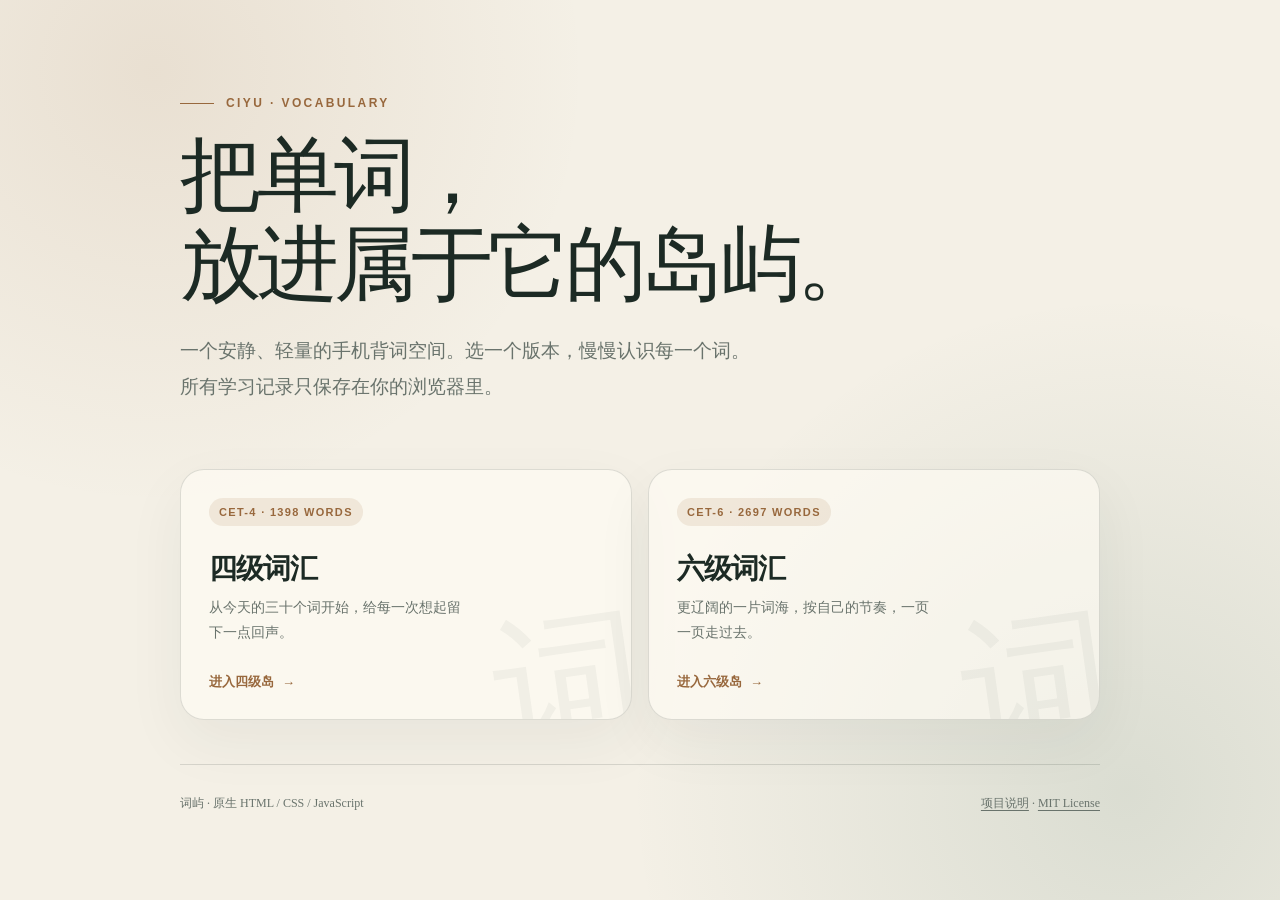
<file: index.html>
<!doctype html>
<html lang="zh-CN">
<head>
  <meta charset="utf-8">
  <meta name="viewport" content="width=device-width, initial-scale=1">
  <meta name="theme-color" content="#1c2a24">
  <meta name="description" content="词屿：安静、轻量的大学英语四六级手机背词网站。">
  <title>词屿 · 四六级手机背词</title>
  <style>
    :root {
      --ink: #1c2a24;
      --muted: #69736c;
      --paper: #f4f0e6;
      --paper-deep: #e9e2d2;
      --line: rgba(28, 42, 36, 0.14);
      --accent: #98683d;
      --accent-soft: rgba(152, 104, 61, 0.12);
    }

    * {
      box-sizing: border-box;
    }

    html {
      min-height: 100%;
      background: var(--paper);
    }

    body {
      min-height: 100vh;
      margin: 0;
      color: var(--ink);
      background:
        radial-gradient(circle at 12% 8%, rgba(152, 104, 61, 0.12), transparent 27rem),
        radial-gradient(circle at 88% 88%, rgba(46, 92, 73, 0.13), transparent 31rem),
        var(--paper);
      font-family: "Noto Serif SC", "Songti SC", "STSong", serif;
    }

    body::before {
      position: fixed;
      inset: 0;
      z-index: -1;
      pointer-events: none;
      content: "";
      opacity: 0.28;
      background-image: url("data:image/svg+xml,%3Csvg xmlns='http://www.w3.org/2000/svg' width='160' height='160'%3E%3Cfilter id='n'%3E%3CfeTurbulence type='fractalNoise' baseFrequency='.82' numOctaves='3' stitchTiles='stitch'/%3E%3C/filter%3E%3Crect width='100%25' height='100%25' filter='url(%23n)' opacity='.08'/%3E%3C/svg%3E");
    }

    .page {
      width: min(100% - 36px, 920px);
      margin: 0 auto;
      padding: clamp(42px, 9vw, 96px) 0 34px;
    }

    .eyebrow {
      display: flex;
      align-items: center;
      gap: 12px;
      margin: 0 0 22px;
      color: var(--accent);
      font-family: "Manrope", sans-serif;
      font-size: 12px;
      font-weight: 700;
      letter-spacing: 0.2em;
      text-transform: uppercase;
    }

    .eyebrow::before {
      width: 34px;
      height: 1px;
      content: "";
      background: currentColor;
    }

    h1 {
      max-width: 720px;
      margin: 0;
      font-size: clamp(44px, 10vw, 82px);
      font-weight: 500;
      line-height: 1.08;
      letter-spacing: -0.06em;
    }

    .lead {
      max-width: 590px;
      margin: 24px 0 0;
      color: var(--muted);
      font-size: clamp(16px, 4vw, 19px);
      line-height: 1.9;
    }

    .versions {
      display: grid;
      grid-template-columns: repeat(2, minmax(0, 1fr));
      gap: 16px;
      margin-top: clamp(36px, 8vw, 64px);
    }

    .version {
      position: relative;
      min-height: 245px;
      padding: 28px;
      overflow: hidden;
      color: var(--ink);
      text-decoration: none;
      border: 1px solid var(--line);
      border-radius: 24px;
      background: rgba(255, 252, 244, 0.64);
      box-shadow: 0 22px 60px rgba(41, 51, 45, 0.06);
      transition: transform 220ms ease, border-color 220ms ease, box-shadow 220ms ease;
    }

    .version::after {
      position: absolute;
      right: -34px;
      bottom: -58px;
      width: 170px;
      height: 170px;
      content: "词";
      color: rgba(28, 42, 36, 0.045);
      font-size: 150px;
      line-height: 1;
      transform: rotate(-8deg);
    }

    .version:hover,
    .version:focus-visible {
      z-index: 1;
      border-color: rgba(152, 104, 61, 0.45);
      box-shadow: 0 26px 70px rgba(41, 51, 45, 0.12);
      transform: translateY(-5px);
      outline: none;
    }

    .level {
      display: inline-flex;
      align-items: center;
      min-height: 28px;
      padding: 0 10px;
      color: var(--accent);
      font-family: "Manrope", sans-serif;
      font-size: 11px;
      font-weight: 700;
      letter-spacing: 0.12em;
      border-radius: 999px;
      background: var(--accent-soft);
    }

    .version h2 {
      margin: 24px 0 8px;
      font-size: 28px;
      font-weight: 600;
      letter-spacing: -0.035em;
    }

    .version p {
      max-width: 260px;
      margin: 0;
      color: var(--muted);
      font-size: 14px;
      line-height: 1.75;
    }

    .enter {
      display: inline-flex;
      gap: 8px;
      align-items: center;
      margin-top: 28px;
      color: var(--accent);
      font-family: "Manrope", sans-serif;
      font-size: 13px;
      font-weight: 700;
    }

    .enter span {
      transition: transform 220ms ease;
    }

    .version:hover .enter span {
      transform: translateX(5px);
    }

    footer {
      display: flex;
      justify-content: space-between;
      gap: 24px;
      padding-top: 28px;
      margin-top: 44px;
      color: var(--muted);
      font-size: 12px;
      line-height: 1.7;
      border-top: 1px solid var(--line);
    }

    footer a {
      color: inherit;
      text-underline-offset: 3px;
    }

    @media (max-width: 680px) {
      .page {
        width: min(100% - 28px, 520px);
        padding-top: 44px;
      }

      h1 {
        font-size: clamp(42px, 15vw, 64px);
      }

      .versions {
        grid-template-columns: 1fr;
      }

      .version {
        min-height: 220px;
      }

      footer {
        flex-direction: column;
        gap: 8px;
      }
    }

    @media (prefers-reduced-motion: reduce) {
      *,
      *::before,
      *::after {
        scroll-behavior: auto !important;
        transition-duration: 0.01ms !important;
      }
    }
  </style>
</head>
<body>
  <main class="page">
    <p class="eyebrow">Ciyu · Vocabulary</p>
    <h1>把单词，<br>放进属于它的岛屿。</h1>
    <p class="lead">
      一个安静、轻量的手机背词空间。选一个版本，慢慢认识每一个词。
      所有学习记录只保存在你的浏览器里。
    </p>

    <section class="versions" aria-label="选择词库版本">
      <a class="version" href="cet4-mobile/index.html">
        <span class="level">CET-4 · 1398 WORDS</span>
        <h2>四级词汇</h2>
        <p>从今天的三十个词开始，给每一次想起留下一点回声。</p>
        <span class="enter">进入四级岛 <span aria-hidden="true">→</span></span>
      </a>

      <a class="version" href="cet6-mobile/index.html">
        <span class="level">CET-6 · 2697 WORDS</span>
        <h2>六级词汇</h2>
        <p>更辽阔的一片词海，按自己的节奏，一页一页走过去。</p>
        <span class="enter">进入六级岛 <span aria-hidden="true">→</span></span>
      </a>
    </section>

    <footer>
      <span>词屿 · 原生 HTML / CSS / JavaScript</span>
      <span><a href="README.md">项目说明</a> · <a href="LICENSE">MIT License</a></span>
    </footer>
  </main>
</body>
</html>
</file>
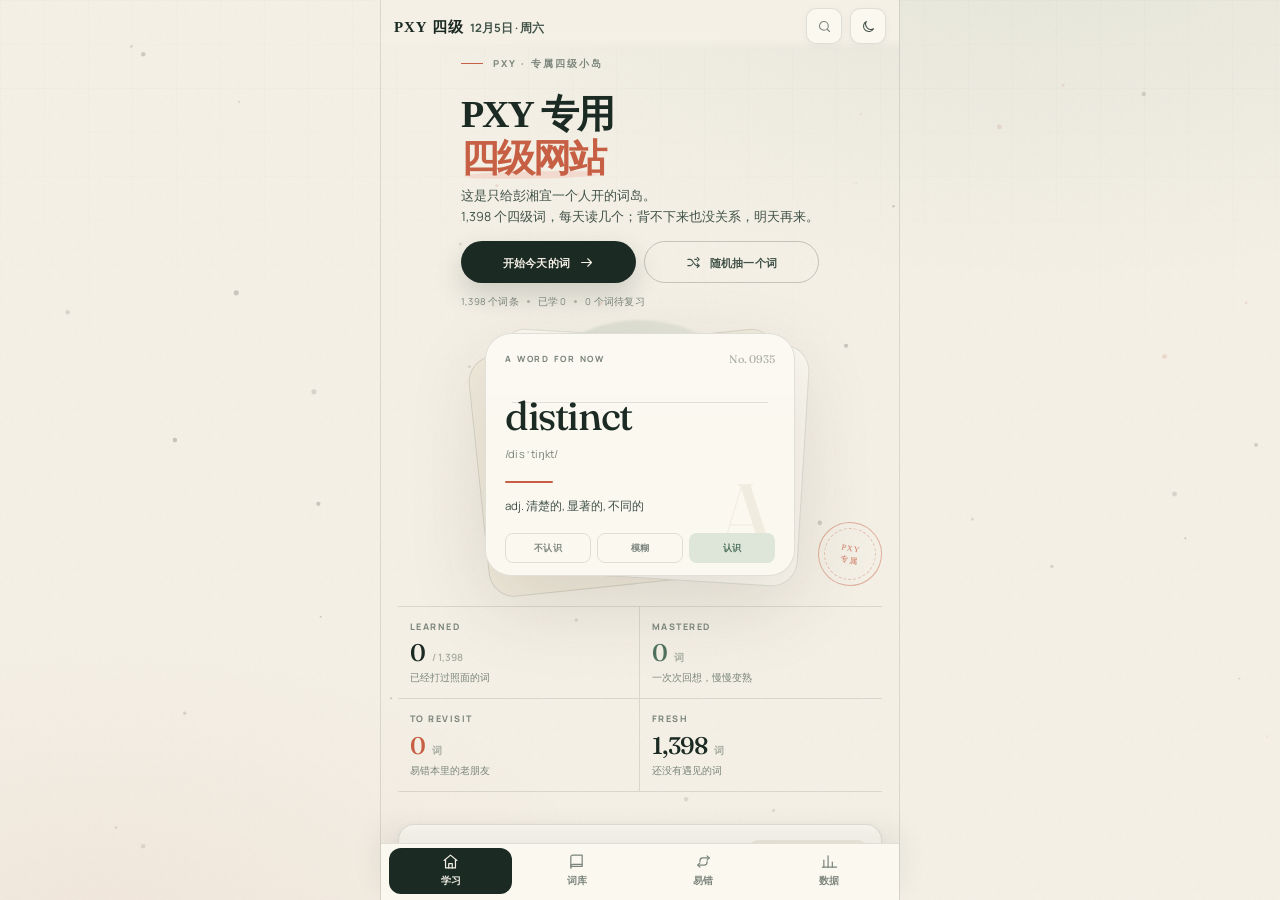
<file: cet4-mobile/index.html>
<!doctype html>
<html lang="zh-CN" data-theme="light">
<head>
  <meta charset="utf-8">
  <meta name="viewport" content="width=device-width, initial-scale=1, viewport-fit=cover">
  <meta name="theme-color" content="#f4f0e6">
  <meta name="apple-mobile-web-app-capable" content="yes">
  <meta name="apple-mobile-web-app-status-bar-style" content="default">
  <meta name="apple-mobile-web-app-title" content="PXY 四级">
  <meta name="format-detection" content="telephone=no">
  <title>PXY专用四级网站</title>
  <meta name="description" content="PXY专用四级网站 —— 给彭湘宜一个人的四级词岛。1398 个词条，支持多形式练习、乱序学习、易错重练与进度记录，答对还有小气泡奖励。">
  <link rel="icon" href="data:image/svg+xml,%3Csvg xmlns='http://www.w3.org/2000/svg' viewBox='0 0 64 64'%3E%3Crect width='64' height='64' rx='18' fill='%231c2a24'/%3E%3Ctext x='32' y='43' font-family='Georgia,serif' font-size='34' fill='%23f4f0e6' text-anchor='middle'%3E%E8%AF%8D%3C/text%3E%3C/svg%3E">
    <link rel="stylesheet" href="styles.css?v=20261020nobadge">
    <link rel="stylesheet" href="mobile.css?v=20261020nobadge">
</head>
<body class="mobile-version">
  <canvas id="grain-canvas" class="grain-canvas" aria-hidden="true"></canvas>
  <div id="app" class="app"></div>
  <div id="modal-root"></div>
  <div id="toast-root" class="toast-root" aria-live="polite"></div>
  <noscript>
    <div style="max-width:560px;margin:80px auto;padding:32px;font-family:system-ui,sans-serif;line-height:1.8">
      这个页面需要 JavaScript 才能运行。请在浏览器设置中开启 JavaScript 后重新打开。
    </div>
  </noscript>
  <script src="data/words.js"></script>
    <script src="app.js?v=20261020nolettersnospeech"></script>
</body>
</html>
</file>
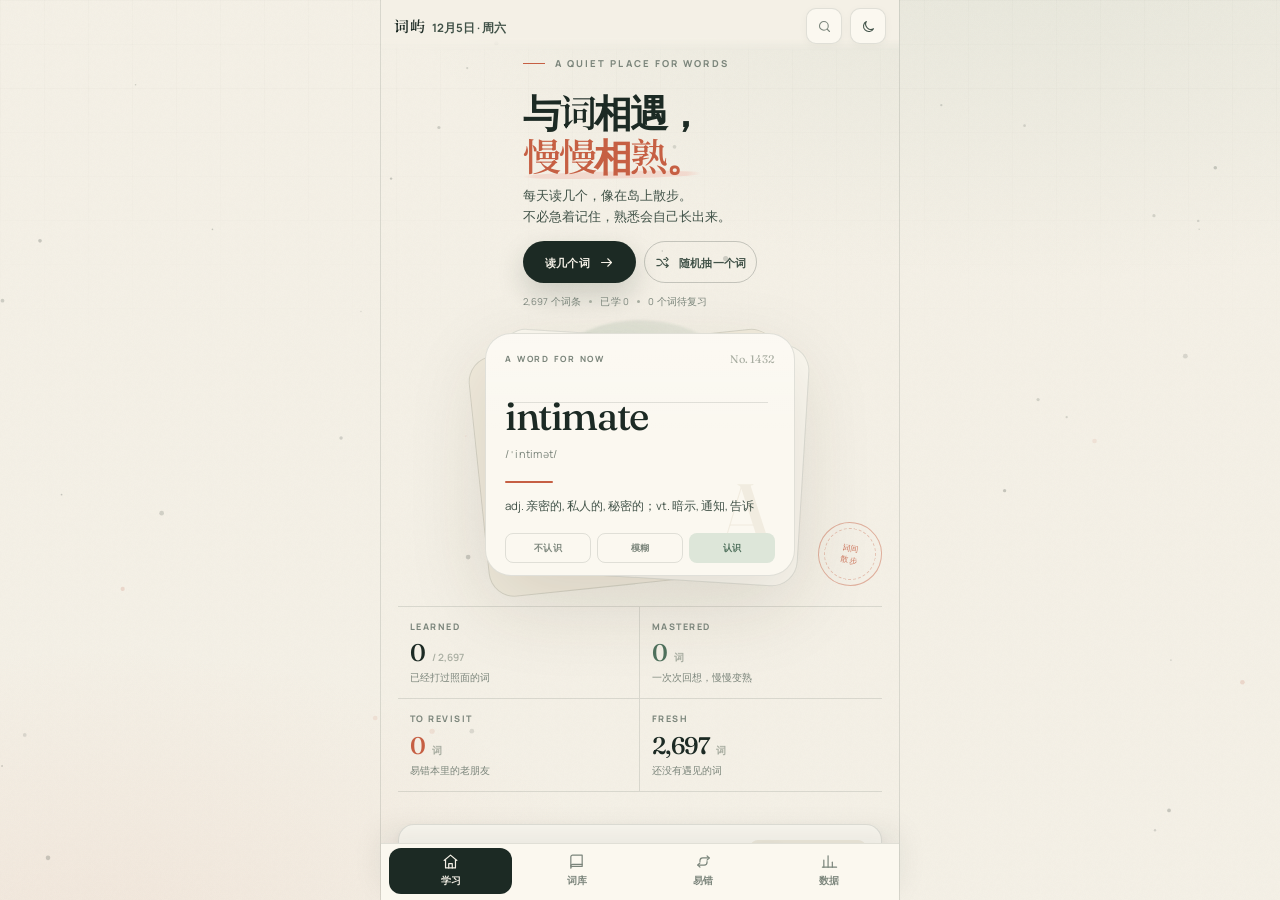
<file: cet6-mobile/index.html>
<!doctype html>
<html lang="zh-CN" data-theme="light">
<head>
  <meta charset="utf-8">
  <meta name="viewport" content="width=device-width, initial-scale=1, viewport-fit=cover">
  <meta name="theme-color" content="#f4f0e6">
  <meta name="apple-mobile-web-app-capable" content="yes">
  <meta name="apple-mobile-web-app-status-bar-style" content="default">
  <meta name="apple-mobile-web-app-title" content="词屿">
  <meta name="format-detection" content="telephone=no">
  <title>词屿 · 手机版</title>
  <meta name="description" content="词屿手机版 —— 一个安静、干净的六级背单词空间。2697 个词条，支持多形式练习、乱序学习、易错重练与进度记录。">
  <link rel="icon" href="data:image/svg+xml,%3Csvg xmlns='http://www.w3.org/2000/svg' viewBox='0 0 64 64'%3E%3Crect width='64' height='64' rx='18' fill='%231c2a24'/%3E%3Ctext x='32' y='43' font-family='Georgia,serif' font-size='34' fill='%23f4f0e6' text-anchor='middle'%3E%E8%AF%8D%3C/text%3E%3C/svg%3E">
  <link rel="stylesheet" href="styles.css?v=20261020nospeech">
  <link rel="stylesheet" href="mobile.css?v=20261020nospeech">
</head>
<body class="mobile-version">
  <canvas id="grain-canvas" class="grain-canvas" aria-hidden="true"></canvas>
  <div id="app" class="app"></div>
  <div id="modal-root"></div>
  <div id="toast-root" class="toast-root" aria-live="polite"></div>
  <noscript>
    <div style="max-width:560px;margin:80px auto;padding:32px;font-family:system-ui,sans-serif;line-height:1.8">
      这个页面需要 JavaScript 才能运行。请在浏览器设置中开启 JavaScript 后重新打开。
    </div>
  </noscript>
  <script src="data/words.js"></script>
  <script src="app.js?v=20261020nospeech"></script>
</body>
</html>
</file>
<file: cet4-mobile/styles.css>
@font-face {
  font-family: "Fraunces";
  src: url("assets/fonts/fraunces.woff2") format("woff2");
  font-weight: 400 700;
  font-style: normal;
  font-display: swap;
}
@font-face {
  font-family: "Manrope";
  src: url("assets/fonts/manrope.woff2") format("woff2");
  font-weight: 400 800;
  font-style: normal;
  font-display: swap;
}
@font-face {
  font-family: "Noto Serif SC";
  src: url("assets/fonts/notoserif-sc.woff2") format("woff2");
  font-weight: 500 700;
  font-style: normal;
  font-display: swap;
}

:root {
  --bg: #f4f0e6;
  --bg-deep: #ebe4d4;
  --surface: #fbf8f0;
  --surface-2: #f1ebdd;
  --surface-3: #e8e0cf;
  --ink: #1c2a24;
  --ink-soft: #415248;
  --muted: #7b857b;
  --faint: #a8ada1;
  --line: rgba(28, 42, 36, 0.12);
  --line-strong: rgba(28, 42, 36, 0.22);
  --accent: #c65f43;
  --accent-deep: #a74730;
  --accent-soft: #f2d7cc;
  --sage: #7e9b85;
  --sage-deep: #4f705c;
  --sage-soft: #dde6d9;
  --gold: #bf9143;
  --gold-soft: #f0e3c9;
  --danger: #b84a3c;
  --shadow-sm: 0 2px 8px rgba(55, 45, 25, 0.04);
  --shadow-md: 0 14px 40px rgba(55, 45, 25, 0.08);
  --shadow-lg: 0 28px 80px rgba(55, 45, 25, 0.13);
  --serif: "Fraunces", "Iowan Old Style", "Palatino Linotype", "Book Antiqua", Georgia, "Noto Serif SC", "Songti SC", serif;
  --serif-cn: "Noto Serif SC", "Songti SC", "STSong", "SimSun", serif;
  --sans: "Manrope", "Avenir Next", "Segoe UI", "PingFang SC", "Hiragino Sans GB", "Microsoft YaHei", sans-serif;
  --radius: 20px;
  --radius-lg: 26px;
  --nav-w: 248px;
  color-scheme: light;
}

[data-theme="dark"] {
  --bg: #141b17;
  --bg-deep: #0f1512;
  --surface: #1c2520;
  --surface-2: #232e28;
  --surface-3: #2b3831;
  --ink: #f2eee2;
  --ink-soft: #c4c9be;
  --muted: #98a398;
  --faint: #6d786e;
  --line: rgba(242, 238, 226, 0.12);
  --line-strong: rgba(242, 238, 226, 0.22);
  --accent: #e08a6c;
  --accent-deep: #f1a088;
  --accent-soft: #3b2b26;
  --sage: #9bb8a0;
  --sage-deep: #b7d0ba;
  --sage-soft: #26362b;
  --gold: #d5b071;
  --gold-soft: #3a3122;
  --danger: #e07b6d;
  --shadow-sm: 0 2px 8px rgba(0, 0, 0, 0.18);
  --shadow-md: 0 14px 40px rgba(0, 0, 0, 0.28);
  --shadow-lg: 0 28px 80px rgba(0, 0, 0, 0.4);
  color-scheme: dark;
}

* {
  box-sizing: border-box;
}

html {
  min-height: 100%;
  scroll-behavior: smooth;
}

body {
  margin: 0;
  min-height: 100vh;
  background:
    radial-gradient(1100px 600px at 82% -10%, rgba(126, 155, 133, 0.13), transparent 62%),
    radial-gradient(900px 500px at 8% 105%, rgba(198, 95, 67, 0.07), transparent 60%),
    var(--bg);
  color: var(--ink);
  font-family: var(--sans);
  font-size: 15px;
  line-height: 1.6;
  -webkit-font-smoothing: antialiased;
  text-rendering: optimizeLegibility;
}

body::before {
  content: "";
  position: fixed;
  inset: 0;
  z-index: 0;
  pointer-events: none;
  opacity: 0.5;
  background-image: url("data:image/svg+xml,%3Csvg xmlns='http://www.w3.org/2000/svg' width='160' height='160'%3E%3Cfilter id='n'%3E%3CfeTurbulence type='fractalNoise' baseFrequency='.92' numOctaves='2' stitchTiles='stitch'/%3E%3C/filter%3E%3Crect width='100%25' height='100%25' filter='url(%23n)' opacity='.05'/%3E%3C/svg%3E");
}

body::after {
  content: "";
  position: fixed;
  inset: 0;
  z-index: 0;
  pointer-events: none;
  background-image:
    linear-gradient(to right, rgba(28, 42, 36, 0.025) 1px, transparent 1px),
    linear-gradient(to bottom, rgba(28, 42, 36, 0.025) 1px, transparent 1px);
  background-size: 44px 44px;
  mask-image: linear-gradient(to bottom, rgba(0, 0, 0, 0.6), transparent 42%);
}

.grain-canvas {
  position: fixed;
  inset: 0;
  z-index: 1;
  width: 100%;
  height: 100%;
  pointer-events: none;
  opacity: 0.62;
  mix-blend-mode: multiply;
}

[data-theme="dark"] .grain-canvas {
  opacity: 0.52;
  mix-blend-mode: screen;
}

[data-theme="dark"] body::after {
  background-image:
    linear-gradient(to right, rgba(242, 238, 226, 0.025) 1px, transparent 1px),
    linear-gradient(to bottom, rgba(242, 238, 226, 0.025) 1px, transparent 1px);
}

::selection {
  background: var(--accent-soft);
  color: var(--ink);
}

::-webkit-scrollbar {
  width: 10px;
  height: 10px;
}
::-webkit-scrollbar-thumb {
  background: var(--surface-3);
  border-radius: 10px;
  border: 2px solid var(--bg);
}
::-webkit-scrollbar-track {
  background: transparent;
}

h1, h2, h3, h4, p {
  margin: 0;
}

a {
  color: inherit;
  text-decoration: none;
}

button {
  font: inherit;
  color: inherit;
  background: none;
  border: 0;
  padding: 0;
  cursor: pointer;
}

input, select {
  font: inherit;
  color: inherit;
}

svg {
  display: block;
}

.icon {
  width: 18px;
  height: 18px;
  stroke: currentColor;
  fill: none;
  stroke-width: 1.7;
  stroke-linecap: round;
  stroke-linejoin: round;
  flex: 0 0 auto;
}

.icon-sm {
  width: 15px;
  height: 15px;
}

.app {
  position: relative;
  z-index: 2;
  display: grid;
  grid-template-columns: var(--nav-w) minmax(0, 1fr);
  min-height: 100vh;
}

.sidebar {
  position: sticky;
  top: 0;
  height: 100vh;
  padding: 30px 22px 24px;
  display: flex;
  flex-direction: column;
  border-right: 1px solid var(--line);
  background: linear-gradient(180deg, rgba(251, 248, 240, 0.35), transparent 45%);
}

[data-theme="dark"] .sidebar {
  background: linear-gradient(180deg, rgba(28, 37, 32, 0.55), transparent 45%);
}

.brand {
  display: flex;
  align-items: center;
  gap: 12px;
  padding: 2px 8px 30px;
}

.brand-mark {
  width: 42px;
  height: 42px;
  border-radius: 13px;
  display: grid;
  place-items: center;
  background: var(--ink);
  color: var(--bg);
  font-family: var(--serif-cn);
  font-size: 22px;
  font-weight: 600;
  box-shadow: inset 0 0 0 1px rgba(255, 255, 255, 0.08);
}

.brand-name {
  display: block;
  font-family: var(--serif-cn);
  font-size: 21px;
  font-weight: 600;
  letter-spacing: 0.08em;
  line-height: 1.15;
}

.brand-sub {
  display: block;
  margin-top: 3px;
  font-size: 8.5px;
  font-weight: 700;
  letter-spacing: 0.3em;
  color: var(--muted);
}

.nav {
  display: flex;
  flex-direction: column;
  gap: 5px;
}

.nav-label {
  padding: 0 12px 8px;
  font-size: 9.5px;
  font-weight: 700;
  letter-spacing: 0.22em;
  color: var(--faint);
}

.nav-link {
  display: flex;
  align-items: center;
  gap: 12px;
  padding: 11px 13px;
  border-radius: 12px;
  color: var(--ink-soft);
  font-size: 13.5px;
  font-weight: 650;
  letter-spacing: 0.01em;
  transition: background 0.18s ease, color 0.18s ease, transform 0.18s ease;
}

.nav-link:hover {
  background: var(--surface-2);
  transform: translateX(2px);
}

.nav-link.active {
  background: var(--ink);
  color: var(--bg);
  box-shadow: 0 8px 20px rgba(28, 42, 36, 0.16);
}

.nav-link .nav-count {
  margin-left: auto;
  font-size: 10.5px;
  font-weight: 700;
  color: var(--muted);
}

.nav-link.active .nav-count {
  color: rgba(244, 240, 230, 0.62);
}

.sidebar-spacer {
  flex: 1;
}

.sidebar-card {
  padding: 17px;
  border: 1px solid var(--line);
  border-radius: 16px;
  background: var(--surface);
  box-shadow: var(--shadow-sm);
}

.sidebar-card-top {
  display: flex;
  align-items: center;
  justify-content: space-between;
  margin-bottom: 12px;
}

.streak-line {
  display: flex;
  align-items: center;
  gap: 7px;
  font-size: 12px;
  font-weight: 700;
  color: var(--ink-soft);
}

.streak-line .flame {
  color: var(--accent);
}

.sidebar-card b {
  font-family: var(--serif);
  font-size: 18px;
  font-weight: 600;
}

.sidebar-card p {
  margin-top: 9px;
  font-size: 10.5px;
  color: var(--muted);
}

.sidebar-foot {
  margin-top: 16px;
  padding: 0 4px;
  font-size: 9.5px;
  letter-spacing: 0.08em;
  color: var(--faint);
  display: flex;
  justify-content: space-between;
}

.main-wrap {
  min-width: 0;
}

.topbar {
  position: sticky;
  top: 0;
  z-index: 20;
  display: flex;
  align-items: center;
  gap: 18px;
  padding: 20px 44px 16px;
  background: linear-gradient(180deg, var(--bg) 62%, rgba(244, 240, 230, 0));
  backdrop-filter: blur(6px);
}

[data-theme="dark"] .topbar {
  background: linear-gradient(180deg, var(--bg) 62%, rgba(20, 27, 23, 0));
}

.topbar-date {
  min-width: 0;
}

.topbar-date .eyebrow {
  font-size: 9px;
  letter-spacing: 0.2em;
  color: var(--faint);
}

.topbar-date p {
  margin-top: 2px;
  font-size: 13px;
  font-weight: 700;
  color: var(--ink-soft);
}

.mobile-brand {
  display: none;
}

.topbar-actions {
  margin-left: auto;
  display: flex;
  align-items: center;
  gap: 9px;
}

.search-trigger {
  display: flex;
  align-items: center;
  gap: 9px;
  min-width: 218px;
  height: 40px;
  padding: 0 11px 0 13px;
  border: 1px solid var(--line);
  border-radius: 12px;
  background: var(--surface);
  color: var(--muted);
  font-size: 12px;
  box-shadow: var(--shadow-sm);
  transition: border-color 0.18s ease, box-shadow 0.18s ease;
}

.search-trigger:hover {
  border-color: var(--line-strong);
  box-shadow: var(--shadow-md);
}

.search-trigger kbd {
  margin-left: auto;
  padding: 2px 6px;
  border: 1px solid var(--line);
  border-radius: 5px;
  font-family: var(--sans);
  font-size: 9px;
  color: var(--faint);
  background: var(--surface-2);
}

.icon-btn {
  width: 40px;
  height: 40px;
  display: grid;
  place-items: center;
  border: 1px solid var(--line);
  border-radius: 12px;
  background: var(--surface);
  color: var(--ink-soft);
  box-shadow: var(--shadow-sm);
  transition: transform 0.18s ease, border-color 0.18s ease;
}

.icon-btn:hover {
  transform: translateY(-1px);
  border-color: var(--line-strong);
}

.goal-pill {
  display: flex;
  align-items: center;
  gap: 8px;
  height: 40px;
  padding: 0 14px;
  border-radius: 12px;
  background: var(--ink);
  color: var(--bg);
  font-size: 11.5px;
  font-weight: 700;
  letter-spacing: 0.02em;
}

.goal-pill i {
  width: 6px;
  height: 6px;
  border-radius: 50%;
  background: var(--accent);
  box-shadow: 0 0 0 3px rgba(198, 95, 67, 0.24);
}

.view {
  padding: 8px 44px 80px;
}

.view-inner {
  max-width: 1180px;
  margin: 0 auto;
}

.view.route-enter .view-inner {
  animation: pageIn 0.5s cubic-bezier(0.22, 1, 0.36, 1) both;
}

@keyframes pageIn {
  from { opacity: 0; transform: translateY(8px); }
  to { opacity: 1; transform: translateY(0); }
}

@keyframes rise {
  from { opacity: 0; transform: translateY(12px); }
  to { opacity: 1; transform: translateY(0); }
}

.rise {
  animation: rise 0.55s cubic-bezier(0.22, 1, 0.36, 1) both;
}

.rise-2 { animation-delay: 0.06s; }
.rise-3 { animation-delay: 0.12s; }
.rise-4 { animation-delay: 0.18s; }

.eyebrow {
  display: flex;
  align-items: center;
  gap: 10px;
  font-size: 9.5px;
  font-weight: 750;
  letter-spacing: 0.22em;
  color: var(--muted);
  text-transform: uppercase;
}

.eyebrow::before {
  content: "";
  width: 22px;
  height: 1px;
  background: var(--accent);
}

/* ---------- Hero ---------- */

.hero {
  position: relative;
  display: grid;
  grid-template-columns: minmax(0, 1.04fr) minmax(360px, 0.96fr);
  gap: 36px;
  align-items: center;
  padding: 38px 0 44px;
}

.hero-copy {
  position: relative;
  z-index: 2;
  max-width: 590px;
}

.hero h1 {
  margin-top: 18px;
  font-family: var(--serif-cn);
  font-size: clamp(42px, 5vw, 66px);
  font-weight: 600;
  letter-spacing: -0.045em;
  line-height: 1.12;
}

.hero h1 em {
  position: relative;
  font-style: normal;
  color: var(--accent);
}

.hero h1 em::after {
  content: "";
  position: absolute;
  left: 0;
  right: 2px;
  bottom: 2px;
  height: 10px;
  border-radius: 52% 48% 45% 55%;
  background: linear-gradient(90deg, transparent, var(--accent-soft) 7%, var(--accent-soft) 92%, transparent);
  z-index: -1;
  transform: rotate(-1.2deg) scaleY(0.72);
  opacity: 0.9;
}

.hero-lede {
  margin-top: 19px;
  max-width: 470px;
  color: var(--ink-soft);
  font-size: 14.5px;
  line-height: 1.9;
}

.hero-lede b {
  color: var(--ink);
  font-weight: 750;
}

.hero-actions {
  display: flex;
  flex-wrap: wrap;
  gap: 11px;
  margin-top: 28px;
}

.btn {
  display: inline-flex;
  align-items: center;
  justify-content: center;
  gap: 9px;
  height: 48px;
  padding: 0 22px;
  border-radius: 999px;
  font-size: 12.5px;
  font-weight: 750;
  letter-spacing: 0.02em;
  transition: transform 0.18s ease, box-shadow 0.18s ease, background 0.18s ease;
}

.btn:hover {
  transform: translateY(-2px);
}

.btn:active {
  transform: translateY(0);
}

.btn-primary {
  background: var(--ink);
  color: var(--bg);
  box-shadow: 0 12px 28px rgba(28, 42, 36, 0.18);
}

.btn-primary:hover {
  box-shadow: 0 16px 34px rgba(28, 42, 36, 0.24);
}

.btn-ghost {
  border: 1px solid var(--line-strong);
  color: var(--ink-soft);
  background: transparent;
}

.btn-ghost:hover {
  background: var(--surface);
}

.btn-accent {
  background: var(--accent);
  color: #fff8ef;
  box-shadow: 0 12px 28px rgba(198, 95, 67, 0.22);
}

.hero-meta {
  display: flex;
  flex-wrap: wrap;
  align-items: center;
  gap: 9px;
  margin-top: 22px;
  font-size: 10.5px;
  color: var(--muted);
  letter-spacing: 0.02em;
}

.hero-meta span {
  display: inline-flex;
  align-items: center;
  gap: 6px;
}

.hero-meta i {
  width: 3px;
  height: 3px;
  border-radius: 50%;
  background: var(--faint);
}

.hero-art {
  position: relative;
  min-height: 390px;
  display: grid;
  place-items: center;
}

.hero-blob {
  position: absolute;
  width: 380px;
  height: 380px;
  border-radius: 50%;
  background: radial-gradient(circle at 38% 32%, rgba(126, 155, 133, 0.28), rgba(126, 155, 133, 0.06) 65%, transparent 72%);
  filter: blur(1px);
  animation: blobBreathe 12s ease-in-out infinite;
}

.hero-dots {
  position: absolute;
  inset: 5% 2% 8% 12%;
  opacity: 0.4;
  background-image: radial-gradient(rgba(28, 42, 36, 0.24) 1px, transparent 1px);
  background-size: 16px 16px;
  mask-image: radial-gradient(circle at center, #000, transparent 68%);
  animation: dotsDrift 18s linear infinite alternate;
}

[data-theme="dark"] .hero-dots {
  background-image: radial-gradient(rgba(242, 238, 226, 0.22) 1px, transparent 1px);
}

.card-stack {
  position: relative;
  width: min(100%, 372px);
  aspect-ratio: 1.28 / 1;
  animation: heroFloat 9s ease-in-out infinite;
}

.card-stack::before,
.card-stack::after {
  content: "";
  position: absolute;
  inset: 0;
  border-radius: var(--radius-lg);
  background: var(--surface-2);
  border: 1px solid var(--line);
  transition: transform 0.35s cubic-bezier(0.22, 1, 0.36, 1);
}

.card-stack::before {
  transform: rotate(-6deg) translate(-8px, 8px);
  background: var(--surface-2);
}

.card-stack::after {
  transform: rotate(3.5deg) translate(9px, 3px);
  background: var(--surface);
}

.card-stack:hover::before {
  transform: rotate(-8deg) translate(-13px, 10px);
}

.card-stack:hover::after {
  transform: rotate(5deg) translate(14px, 4px);
}

.deck-card {
  position: absolute;
  inset: 0;
  z-index: 2;
  display: flex;
  flex-direction: column;
  padding: 24px 26px 20px;
  border-radius: var(--radius-lg);
  border: 1px solid var(--line);
  background:
    linear-gradient(180deg, rgba(255, 255, 255, 0.2), transparent 40%),
    var(--surface);
  box-shadow: var(--shadow-lg);
  overflow: hidden;
}

.deck-card::before {
  content: "";
  position: absolute;
  left: 26px;
  right: 26px;
  top: 68px;
  height: 1px;
  background: var(--line);
}

.deck-card::after {
  content: "A";
  position: absolute;
  right: 20px;
  bottom: 12px;
  font-family: var(--serif);
  font-size: 94px;
  line-height: 1;
  color: var(--surface-3);
  opacity: 0.5;
  z-index: -1;
}

.deck-top {
  display: flex;
  align-items: center;
  justify-content: space-between;
  height: 30px;
}

.deck-label {
  font-size: 8.5px;
  font-weight: 750;
  letter-spacing: 0.22em;
  color: var(--muted);
}

.deck-no {
  font-family: var(--serif);
  font-size: 11px;
  color: var(--faint);
}

.deck-body {
  flex: 1;
  display: flex;
  flex-direction: column;
  justify-content: center;
  padding-top: 26px;
}

.deck-word {
  font-family: var(--serif);
  font-size: clamp(36px, 3.7vw, 50px);
  font-weight: 450;
  letter-spacing: -0.035em;
  line-height: 1.05;
  overflow-wrap: anywhere;
}

.deck-word.long {
  font-size: clamp(25px, 2.8vw, 36px);
}

.deck-phon {
  margin-top: 8px;
  font-size: 12.5px;
  color: var(--muted);
  letter-spacing: 0.02em;
}

.deck-rule {
  width: 48px;
  height: 2px;
  margin: 18px 0 14px;
  background: var(--accent);
  border-radius: 2px;
}

.deck-meaning {
  font-size: 12.5px;
  line-height: 1.7;
  color: var(--ink-soft);
  display: -webkit-box;
  -webkit-line-clamp: 2;
  -webkit-box-orient: vertical;
  overflow: hidden;
}

.deck-actions {
  display: flex;
  gap: 6px;
  margin-top: 18px;
}

.deck-actions span {
  flex: 1;
  padding: 7px 4px;
  text-align: center;
  border: 1px solid var(--line);
  border-radius: 8px;
  font-size: 9px;
  font-weight: 700;
  color: var(--muted);
  letter-spacing: 0.04em;
}

.deck-actions span:nth-child(3) {
  background: var(--sage-soft);
  color: var(--sage-deep);
  border-color: transparent;
}

.hero-stamp {
  position: absolute;
  right: 6%;
  bottom: 1%;
  width: 84px;
  height: 84px;
  display: grid;
  place-items: center;
  text-align: center;
  border: 1px solid rgba(198, 95, 67, 0.55);
  border-radius: 50%;
  color: var(--accent);
  font-family: var(--serif-cn);
  font-size: 10px;
  line-height: 1.5;
  letter-spacing: 0.12em;
  transform: rotate(9deg);
  opacity: 0.82;
  animation: stampBreathe 9s ease-in-out infinite;
}

@keyframes blobBreathe {
  0%, 100% { transform: scale(1); opacity: 0.9; }
  50% { transform: scale(1.04); opacity: 1; }
}

@keyframes heroFloat {
  0%, 100% { transform: translateY(0); }
  50% { transform: translateY(-7px); }
}

@keyframes stampBreathe {
  0%, 100% { transform: rotate(8deg) scale(1); }
  50% { transform: rotate(10deg) scale(1.035); }
}

@keyframes dotsDrift {
  from { background-position: 0 0; }
  to { background-position: 16px 22px; }
}

.hero-stamp::before {
  content: "";
  position: absolute;
  inset: 5px;
  border: 1px dashed rgba(198, 95, 67, 0.4);
  border-radius: 50%;
}

/* ---------- Stats strip ---------- */

.stat-strip {
  display: grid;
  grid-template-columns: repeat(4, 1fr);
  border-top: 1px solid var(--line);
  border-bottom: 1px solid var(--line);
  margin: 2px 0 32px;
}

.stat-cell {
  position: relative;
  padding: 20px 24px 19px;
  border-right: 1px solid var(--line);
}

.stat-cell:last-child {
  border-right: 0;
}

.stat-cell .stat-label {
  font-size: 9.5px;
  font-weight: 750;
  letter-spacing: 0.16em;
  color: var(--muted);
  text-transform: uppercase;
}

.stat-cell .stat-number {
  margin-top: 7px;
  display: flex;
  align-items: baseline;
  gap: 7px;
  font-family: var(--serif);
  font-size: 32px;
  font-weight: 500;
  letter-spacing: -0.03em;
  line-height: 1;
}

.stat-cell .stat-number small {
  font-family: var(--sans);
  font-size: 10px;
  font-weight: 600;
  color: var(--faint);
  letter-spacing: 0;
}

.stat-cell .stat-note {
  margin-top: 6px;
  font-size: 10px;
  color: var(--muted);
}

.stat-cell.accent .stat-number {
  color: var(--accent);
}

.stat-cell.sage .stat-number {
  color: var(--sage-deep);
}

[data-theme="dark"] .stat-cell.sage .stat-number {
  color: var(--sage);
}

/* ---------- Dashboard cards ---------- */

.dashboard-grid {
  display: grid;
  grid-template-columns: minmax(0, 1.06fr) minmax(0, 0.94fr);
  gap: 20px;
}

.panel {
  position: relative;
  padding: 24px;
  border: 1px solid var(--line);
  border-radius: var(--radius);
  background: var(--surface);
  box-shadow: var(--shadow-sm);
  transition: transform 0.28s ease, border-color 0.25s ease, box-shadow 0.28s ease;
}

.panel:hover {
  transform: translateY(-2px);
  border-color: var(--line-strong);
  box-shadow: 0 16px 34px rgba(28, 42, 36, 0.08);
}

.panel-head {
  display: flex;
  align-items: center;
  justify-content: space-between;
  gap: 14px;
  margin-bottom: 20px;
}

.panel-title {
  display: flex;
  align-items: center;
  gap: 9px;
  font-size: 13.5px;
  font-weight: 750;
  letter-spacing: 0.02em;
}

.panel-title .icon {
  color: var(--muted);
}

.panel-link {
  display: inline-flex;
  align-items: center;
  gap: 4px;
  font-size: 10.5px;
  font-weight: 650;
  color: var(--muted);
  transition: color 0.18s ease, gap 0.18s ease;
}

.panel-link:hover {
  color: var(--accent);
  gap: 7px;
}

.progress-layout {
  display: flex;
  align-items: center;
  gap: 28px;
}

.ring-wrap {
  position: relative;
  flex: 0 0 auto;
}

.ring {
  display: block;
}

.ring-track {
  fill: none;
  stroke: var(--surface-3);
}

.ring-value {
  fill: none;
  stroke: var(--ink);
  stroke-linecap: round;
  transition: stroke-dashoffset 0.9s cubic-bezier(0.22, 1, 0.36, 1);
}

[data-theme="dark"] .ring-value {
  stroke: var(--sage);
}

.ring-text {
  position: absolute;
  inset: 0;
  display: flex;
  flex-direction: column;
  align-items: center;
  justify-content: center;
  pointer-events: none;
}

.ring-text strong {
  font-family: var(--serif);
  font-size: 30px;
  font-weight: 550;
  letter-spacing: -0.04em;
  line-height: 1;
}

.ring-text span {
  margin-top: 5px;
  font-size: 9px;
  color: var(--muted);
  letter-spacing: 0.1em;
}

.legend {
  display: flex;
  flex-direction: column;
  gap: 11px;
  min-width: 0;
}

.legend-row {
  display: flex;
  align-items: center;
  gap: 9px;
  font-size: 11.5px;
  color: var(--ink-soft);
}

.legend-row i {
  width: 7px;
  height: 7px;
  border-radius: 50%;
  background: var(--sage);
}

.legend-row:nth-child(2) i { background: var(--accent); }
.legend-row:nth-child(3) i { background: var(--gold); }
.legend-row:nth-child(4) i { background: var(--surface-3); }

.legend-row b {
  margin-left: auto;
  font-family: var(--serif);
  font-size: 15px;
  font-weight: 550;
}

.progress-foot {
  margin-top: 20px;
  padding-top: 15px;
  border-top: 1px dashed var(--line);
  display: flex;
  align-items: center;
  justify-content: space-between;
  gap: 12px;
  font-size: 10.5px;
  color: var(--muted);
}

.progress-foot b {
  color: var(--ink-soft);
}

/* plan */

.plan-number {
  display: flex;
  align-items: baseline;
  gap: 8px;
  font-family: var(--serif);
  font-size: 46px;
  font-weight: 500;
  letter-spacing: -0.05em;
  line-height: 1;
}

.plan-number span {
  font-family: var(--sans);
  font-size: 11px;
  font-weight: 600;
  color: var(--muted);
  letter-spacing: 0;
}

.plan-track {
  position: relative;
  height: 8px;
  margin: 18px 0 16px;
  border-radius: 99px;
  background: var(--surface-3);
  overflow: hidden;
}

.plan-track span {
  display: block;
  height: 100%;
  border-radius: inherit;
  background: linear-gradient(90deg, var(--accent), #d98b6f);
  transition: width 0.7s cubic-bezier(0.22, 1, 0.36, 1);
}

.plan-split {
  display: grid;
  grid-template-columns: 1fr 1fr;
  gap: 10px;
}

.plan-split div {
  padding: 10px 12px;
  border: 1px solid var(--line);
  border-radius: 10px;
  background: var(--surface-2);
}

.plan-split span {
  display: block;
  font-size: 9px;
  color: var(--muted);
  letter-spacing: 0.08em;
}

.plan-split b {
  display: block;
  margin-top: 3px;
  font-family: var(--serif);
  font-size: 19px;
  font-weight: 550;
}

.plan-cta {
  margin-top: 16px;
  width: 100%;
  height: 42px;
  border-radius: 10px;
  background: var(--ink);
  color: var(--bg);
  font-size: 11.5px;
  font-weight: 750;
  display: flex;
  align-items: center;
  justify-content: center;
  gap: 8px;
  transition: transform 0.18s ease, box-shadow 0.18s ease;
}

.plan-cta:hover {
  transform: translateY(-1px);
  box-shadow: 0 10px 20px rgba(28, 42, 36, 0.18);
}

.goal-switch {
  display: flex;
  gap: 3px;
  padding: 3px;
  border-radius: 8px;
  background: var(--surface-2);
}

.goal-switch button {
  min-width: 27px;
  height: 26px;
  padding: 0 7px;
  border-radius: 6px;
  font-size: 9.5px;
  font-weight: 700;
  color: var(--muted);
}

.goal-switch button.active {
  background: var(--surface);
  color: var(--ink);
  box-shadow: var(--shadow-sm);
}

.custom-goal {
  display: flex;
  align-items: center;
  gap: 7px;
  margin: -6px 0 14px;
  padding: 9px 10px;
  border: 1px solid var(--line);
  border-radius: 9px;
  background: var(--surface-2);
  font-size: 10px;
  color: var(--muted);
}

.custom-goal input {
  width: 62px;
  height: 28px;
  padding: 0 8px;
  border: 1px solid var(--line-strong);
  border-radius: 6px;
  outline: 0;
  background: var(--surface);
  font-family: var(--serif);
  font-size: 15px;
  color: var(--ink);
}

.custom-goal input:focus {
  border-color: var(--sage);
  box-shadow: 0 0 0 2px rgba(126, 155, 133, 0.14);
}

.custom-goal button {
  margin-left: auto;
  height: 28px;
  padding: 0 11px;
  border-radius: 6px;
  background: var(--ink);
  color: var(--bg);
  font-size: 9.5px;
  font-weight: 700;
}

.mode-row {
  display: flex;
  align-items: center;
  justify-content: space-between;
  gap: 12px;
  margin-top: 13px;
  padding-top: 12px;
  border-top: 1px dashed var(--line);
}

.mode-label {
  display: inline-flex;
  align-items: center;
  gap: 6px;
  font-size: 10px;
  font-weight: 650;
  color: var(--muted);
}

.mode-row .select-wrap select {
  height: 30px;
  max-width: 172px;
}

/* mistakes */

.mistake-list {
  display: flex;
  flex-direction: column;
}

.mistake-row {
  display: flex;
  align-items: center;
  gap: 12px;
  padding: 12px 0;
  border-bottom: 1px dashed var(--line);
  cursor: pointer;
  transition: padding 0.18s ease;
}

.mistake-row:last-child {
  border-bottom: 0;
}

.mistake-row:hover {
  padding-left: 4px;
}

.mistake-main {
  min-width: 0;
  flex: 1;
}

.mistake-word {
  font-family: var(--serif);
  font-size: 18px;
  font-weight: 500;
  letter-spacing: -0.02em;
}

.mistake-meaning {
  margin-top: 2px;
  font-size: 10.5px;
  color: var(--muted);
  white-space: nowrap;
  overflow: hidden;
  text-overflow: ellipsis;
}

.mistake-count {
  flex: 0 0 auto;
  padding: 4px 8px;
  border-radius: 99px;
  background: var(--accent-soft);
  color: var(--accent-deep);
  font-size: 9px;
  font-weight: 750;
}

[data-theme="dark"] .mistake-count {
  color: var(--accent);
}

.empty-mini {
  padding: 22px 8px 16px;
  text-align: center;
  color: var(--muted);
  font-size: 11px;
  line-height: 1.8;
}

.empty-mini .empty-icon {
  width: 42px;
  height: 42px;
  margin: 0 auto 10px;
  display: grid;
  place-items: center;
  border: 1px dashed var(--line-strong);
  border-radius: 50%;
  color: var(--sage);
}

.site-foot {
  margin-top: 34px;
  padding-top: 16px;
  border-top: 1px solid var(--line);
  display: flex;
  justify-content: space-between;
  gap: 16px;
  font-size: 9px;
  color: var(--faint);
  letter-spacing: 0.05em;
}

/* ---------- Study ---------- */

.study-shell {
  max-width: 760px;
  margin: 0 auto;
  padding-top: 10px;
}

.study-head {
  display: flex;
  align-items: center;
  gap: 12px;
  margin-bottom: 16px;
}

.study-back {
  width: 36px;
  height: 36px;
  display: grid;
  place-items: center;
  border: 1px solid var(--line);
  border-radius: 10px;
  color: var(--ink-soft);
  background: var(--surface);
  transition: transform 0.18s ease;
}

.study-back:hover {
  transform: translateX(-2px);
}

.session-pill {
  display: inline-flex;
  align-items: center;
  gap: 7px;
  padding: 7px 11px;
  border-radius: 99px;
  background: var(--surface-2);
  font-size: 10px;
  font-weight: 700;
  color: var(--ink-soft);
  letter-spacing: 0.04em;
}

.session-pill i {
  width: 5px;
  height: 5px;
  border-radius: 50%;
  background: var(--accent);
}

.study-count {
  margin-left: auto;
  font-family: var(--serif);
  font-size: 13px;
  color: var(--muted);
  letter-spacing: 0.04em;
}

.study-count b {
  font-size: 21px;
  font-weight: 550;
  color: var(--ink);
}

.study-line {
  height: 3px;
  border-radius: 99px;
  background: var(--surface-3);
  overflow: hidden;
  margin-bottom: 26px;
}

.study-line span {
  display: block;
  height: 100%;
  border-radius: inherit;
  background: linear-gradient(90deg, var(--accent), #d98b6f);
  transition: width 0.45s cubic-bezier(0.22, 1, 0.36, 1);
}

.flash-stage {
  perspective: 1200px;
}

.flash-card {
  position: relative;
  min-height: 430px;
  padding: 32px 38px 28px;
  border: 1px solid var(--line);
  border-radius: var(--radius-lg);
  background:
    linear-gradient(155deg, rgba(255, 255, 255, 0.22), transparent 45%),
    var(--surface);
  box-shadow: var(--shadow-md);
  cursor: pointer;
  display: flex;
  flex-direction: column;
  overflow: hidden;
  transition: transform 0.25s cubic-bezier(0.22, 1, 0.36, 1), opacity 0.25s ease, box-shadow 0.25s ease;
}

.flash-card:hover {
  box-shadow: var(--shadow-lg);
}

.flash-card::before {
  content: "";
  position: absolute;
  left: 0;
  top: 0;
  bottom: 0;
  width: 5px;
  background: linear-gradient(180deg, var(--accent), rgba(198, 95, 67, 0.1));
}

.flash-card::after {
  content: "";
  position: absolute;
  right: -46px;
  top: -52px;
  width: 180px;
  height: 180px;
  border-radius: 50%;
  border: 1px dashed var(--line-strong);
  opacity: 0.6;
}

.flash-card.leaving-good {
  transform: translateX(36px) rotate(1.2deg);
  opacity: 0;
}

.flash-card.leaving-hard {
  transform: translateY(-22px) rotate(-0.8deg);
  opacity: 0;
}

.flash-card.leaving-again {
  transform: translateX(-36px) rotate(-1.2deg);
  opacity: 0;
}

.flash-top {
  display: flex;
  align-items: center;
  justify-content: space-between;
  gap: 12px;
}

.tag {
  display: inline-flex;
  align-items: center;
  gap: 6px;
  height: 23px;
  padding: 0 8px;
  border-radius: 5px;
  background: var(--surface-2);
  color: var(--muted);
  font-size: 8.5px;
  font-weight: 750;
  letter-spacing: 0.1em;
  text-transform: uppercase;
}

.tag.accent {
  background: var(--accent-soft);
  color: var(--accent-deep);
}

[data-theme="dark"] .tag.accent {
  color: var(--accent);
}

.flash-index {
  font-family: var(--serif);
  font-size: 10px;
  color: var(--faint);
  letter-spacing: 0.08em;
}

.flash-main {
  flex: 1;
  display: flex;
  flex-direction: column;
  justify-content: center;
  padding: 18px 0 8px;
}

.flash-word {
  font-family: var(--serif);
  font-size: clamp(44px, 6vw, 66px);
  font-weight: 450;
  letter-spacing: -0.045em;
  line-height: 1.05;
  overflow-wrap: anywhere;
}

.flash-word.long {
  font-size: clamp(32px, 4.8vw, 48px);
}

.flash-word.xlong {
  font-size: clamp(25px, 3.8vw, 38px);
}

.flash-phon {
  margin-top: 12px;
  display: flex;
  align-items: center;
  gap: 10px;
  font-size: 14px;
  color: var(--muted);
  letter-spacing: 0.03em;
}

.flash-reveal {
  border-top: 1px dashed var(--line);
  padding-top: 20px;
  min-height: 128px;
}

.reveal-hint {
  min-height: 108px;
  display: flex;
  flex-direction: column;
  align-items: center;
  justify-content: center;
  gap: 7px;
  color: var(--faint);
  font-size: 11px;
}

.reveal-hint .hint-ring {
  width: 38px;
  height: 38px;
  display: grid;
  place-items: center;
  border-radius: 50%;
  border: 1px dashed var(--line-strong);
  color: var(--sage);
  margin-bottom: 2px;
}

.meaning-list {
  display: flex;
  flex-direction: column;
  gap: 9px;
}

.meaning-line {
  display: flex;
  align-items: flex-start;
  gap: 10px;
  font-size: 14px;
  line-height: 1.72;
  color: var(--ink-soft);
}

.pos {
  flex: 0 0 auto;
  margin-top: 2px;
  min-width: 31px;
  padding: 1px 5px;
  border-radius: 4px;
  background: var(--sage-soft);
  color: var(--sage-deep);
  font-family: var(--serif);
  font-size: 10px;
  font-weight: 600;
  text-align: center;
}

[data-theme="dark"] .pos {
  color: var(--sage);
}

.meaning-line .pos-empty {
  background: var(--surface-2);
  color: var(--muted);
}

.definition-box {
  margin-top: 14px;
}

.definition-box summary {
  display: inline-flex;
  align-items: center;
  gap: 5px;
  cursor: pointer;
  font-size: 10px;
  font-weight: 650;
  color: var(--muted);
  list-style: none;
}

.definition-box summary::-webkit-details-marker {
  display: none;
}

.definition-box summary:hover {
  color: var(--accent);
}

.definition-box p {
  margin-top: 8px;
  padding: 11px 13px;
  border-radius: 9px;
  background: var(--surface-2);
  color: var(--muted);
  font-size: 10.5px;
  line-height: 1.75;
}

.flash-note {
  display: flex;
  align-items: center;
  justify-content: space-between;
  gap: 12px;
  margin-top: 16px;
  font-size: 9.5px;
  color: var(--faint);
}

.flash-note span {
  display: inline-flex;
  align-items: center;
  gap: 5px;
}

.rating-row {
  display: grid;
  grid-template-columns: repeat(3, 1fr);
  gap: 10px;
  margin-top: 16px;
}

.rate-btn {
  height: 52px;
  display: flex;
  align-items: center;
  justify-content: center;
  gap: 8px;
  border: 1px solid var(--line);
  border-radius: 12px;
  background: var(--surface);
  color: var(--ink-soft);
  font-size: 12px;
  font-weight: 750;
  transition: transform 0.18s ease, border-color 0.18s ease, background 0.18s ease;
}

.rate-btn kbd {
  padding: 2px 5px;
  border: 1px solid var(--line);
  border-radius: 4px;
  font-family: var(--sans);
  font-size: 8px;
  color: var(--faint);
}

.rate-btn:hover:not(:disabled) {
  transform: translateY(-2px);
}

.rate-btn:disabled {
  opacity: 0.38;
  cursor: not-allowed;
}

.rate-again:hover:not(:disabled) {
  border-color: var(--accent);
  color: var(--accent);
}

.rate-hard:hover:not(:disabled) {
  border-color: var(--gold);
  color: var(--gold);
}

.rate-good {
  background: var(--ink);
  color: var(--bg);
  border-color: var(--ink);
}

.rate-good:hover:not(:disabled) {
  background: var(--sage-deep);
  border-color: var(--sage-deep);
}

[data-theme="dark"] .rate-good:hover:not(:disabled) {
  background: var(--sage);
  border-color: var(--sage);
  color: #162019;
}

.rate-good kbd {
  border-color: rgba(255, 255, 255, 0.22);
  color: rgba(255, 255, 255, 0.55);
}

.study-foot {
  display: flex;
  justify-content: center;
  gap: 16px;
  margin-top: 18px;
  font-size: 9.5px;
  color: var(--faint);
}

.study-foot span {
  display: inline-flex;
  align-items: center;
  gap: 5px;
}

/* ---------- Quiz formats ---------- */

.quiz-stage {
  perspective: 1200px;
}

.quiz-card {
  position: relative;
  min-height: 470px;
  padding: 30px 34px 24px;
  border: 1px solid var(--line);
  border-radius: var(--radius-lg);
  background:
    linear-gradient(155deg, rgba(255, 255, 255, 0.2), transparent 44%),
    var(--surface);
  box-shadow: var(--shadow-md);
  display: flex;
  flex-direction: column;
  overflow: hidden;
}

.quiz-card::before {
  content: "";
  position: absolute;
  left: 0;
  top: 0;
  bottom: 0;
  width: 5px;
  background: linear-gradient(180deg, var(--sage), rgba(126, 155, 133, 0.08));
}

.quiz-card::after {
  content: "";
  position: absolute;
  right: -56px;
  top: -64px;
  width: 190px;
  height: 190px;
  border: 1px dashed var(--line-strong);
  border-radius: 50%;
  opacity: 0.55;
  pointer-events: none;
}

.quiz-top {
  display: flex;
  align-items: center;
  justify-content: space-between;
  gap: 12px;
}

.quiz-prompt {
  padding: 22px 0 16px;
}

.quiz-word {
  font-family: var(--serif);
  font-size: clamp(42px, 5.5vw, 58px);
  font-weight: 450;
  letter-spacing: -0.045em;
  line-height: 1.08;
  overflow-wrap: anywhere;
}

.quiz-word.long {
  font-size: clamp(31px, 4.4vw, 44px);
}

.quiz-word.xlong {
  font-size: clamp(24px, 3.5vw, 34px);
}

.quiz-phon {
  margin-top: 10px;
  display: flex;
  align-items: center;
  gap: 9px;
  font-size: 13px;
  color: var(--muted);
}

.quiz-cn {
  font-family: var(--sans);
  font-size: clamp(17px, 2.15vw, 21px);
  font-weight: 600;
  letter-spacing: 0.002em;
  line-height: 1.72;
  color: var(--ink);
  overflow-wrap: anywhere;
}

.quiz-instruction {
  margin-top: 12px;
  font-size: 10px;
  font-weight: 650;
  letter-spacing: 0.06em;
  color: var(--muted);
}

.quiz-hint {
  margin-top: 11px;
  font-family: var(--serif);
  font-size: 12px;
  letter-spacing: 0.13em;
  color: var(--faint);
  overflow-wrap: anywhere;
}

.spell-form {
  display: flex;
  align-items: center;
  gap: 8px;
  margin-top: 18px;
}

.spell-form input {
  flex: 1;
  min-width: 0;
  height: 46px;
  padding: 0 14px;
  border: 1px solid var(--line);
  border-radius: 10px;
  outline: 0;
  background: var(--surface-2);
  font-family: var(--serif);
  font-size: 17px;
  letter-spacing: 0.02em;
  color: var(--ink);
  transition: border-color 0.18s ease, box-shadow 0.18s ease;
}

.spell-form input:focus {
  border-color: var(--sage);
  box-shadow: 0 0 0 3px rgba(126, 155, 133, 0.13);
}

.spell-form input::placeholder {
  font-family: var(--sans);
  font-size: 11px;
  letter-spacing: 0;
  color: var(--faint);
}

.spell-form button {
  width: 46px;
  height: 46px;
  display: grid;
  place-items: center;
  flex: 0 0 auto;
  border-radius: 10px;
  background: var(--ink);
  color: var(--bg);
  transition: transform 0.18s ease;
}

.spell-form button:hover:not(:disabled) {
  transform: translateY(-1px);
}

.spell-form button:disabled {
  opacity: 0.4;
  cursor: default;
}

.option-grid {
  display: grid;
  grid-template-columns: 1fr 1fr;
  gap: 9px;
  margin-top: 2px;
}

.option {
  position: relative;
  display: flex;
  align-items: center;
  gap: 10px;
  min-height: 58px;
  padding: 10px 12px;
  border: 1px solid var(--opt-border, var(--line));
  border-radius: 11px;
  background: var(--opt-bg, var(--surface));
  color: var(--ink-soft);
  text-align: left;
  overflow: hidden;
  isolation: isolate;
  transition: transform 0.16s ease, border-color 0.16s ease, background 0.16s ease, opacity 0.16s ease;
}

.option::before,
.option::after {
  content: "";
  position: absolute;
  z-index: 0;
  border-radius: 50%;
  pointer-events: none;
  will-change: transform, opacity;
}

.option-motes {
  position: absolute;
  inset: 0;
  z-index: 0;
  pointer-events: none;
}

.option-motes i {
  position: absolute;
  border-radius: 50%;
  opacity: 0;
  will-change: transform, opacity;
}

.option-key,
.option-text,
.option-mark {
  position: relative;
  z-index: 1;
}

.option.opt-a::before {
  left: 16%;
  top: 16%;
  width: 3px;
  height: 3px;
  background: rgba(126, 155, 133, 0.65);
  animation: optionFloatA 6.2s ease-in-out infinite;
}

.option.opt-a::after {
  left: 72%;
  top: 24%;
  width: 1.5px;
  height: 1.5px;
  background: rgba(126, 155, 133, 0.5);
  animation: optionFloatA2 8.4s ease-in-out infinite;
}

.option.opt-b::before {
  right: 15%;
  top: 18%;
  width: 2.5px;
  height: 2.5px;
  background: rgba(191, 145, 67, 0.6);
  animation: optionFloatB 7.3s ease-in-out infinite;
}

.option.opt-b::after {
  left: 38%;
  top: 26%;
  width: 1.4px;
  height: 1.4px;
  background: rgba(191, 145, 67, 0.45);
  animation: optionFloatB2 9.2s ease-in-out infinite;
}

.option.opt-c::before {
  left: 27%;
  top: 22%;
  width: 2.4px;
  height: 2.4px;
  background: rgba(104, 139, 156, 0.55);
  animation: optionFloatC 8.1s ease-in-out infinite;
}

.option.opt-c::after {
  right: 25%;
  top: 18%;
  width: 1.5px;
  height: 1.5px;
  background: rgba(104, 139, 156, 0.42);
  animation: optionFloatC2 6.7s ease-in-out infinite;
}

.option.opt-d::before {
  right: 18%;
  top: 24%;
  width: 3px;
  height: 3px;
  background: rgba(198, 95, 67, 0.55);
  animation: optionFloatD 5.8s ease-in-out infinite;
}

.option.opt-d::after {
  left: 32%;
  top: 17%;
  width: 1.4px;
  height: 1.4px;
  background: rgba(198, 95, 67, 0.4);
  animation: optionFloatD2 8.9s ease-in-out infinite;
}

.option.opt-a .option-motes i:nth-child(1) {
  left: 52%;
  top: 68%;
  width: 2px;
  height: 2px;
  background: rgba(126, 155, 133, 0.72);
  animation: optionMoteRiseA 9.6s ease-in-out infinite;
}

.option.opt-a .option-motes i:nth-child(2) {
  left: 86%;
  top: 46%;
  width: 1.4px;
  height: 1.4px;
  background: rgba(126, 155, 133, 0.5);
  animation: optionMoteRiseA 12.4s ease-in-out -4s infinite;
}

.option.opt-b .option-motes i:nth-child(1) {
  left: 60%;
  top: 34%;
  width: 2.2px;
  height: 2.2px;
  background: rgba(191, 145, 67, 0.68);
  animation: optionMoteDriftB 10.8s ease-in-out infinite;
}

.option.opt-b .option-motes i:nth-child(2) {
  left: 24%;
  top: 72%;
  width: 1.5px;
  height: 1.5px;
  background: rgba(191, 145, 67, 0.46);
  animation: optionMoteDriftB 13.2s ease-in-out -5s infinite;
}

.option.opt-c .option-motes i:nth-child(1) {
  left: 46%;
  top: 60%;
  width: 1.9px;
  height: 1.9px;
  background: rgba(104, 139, 156, 0.64);
  animation: optionMoteOrbitC 11.4s ease-in-out infinite;
}

.option.opt-c .option-motes i:nth-child(2) {
  left: 78%;
  top: 38%;
  width: 1.3px;
  height: 1.3px;
  background: rgba(104, 139, 156, 0.44);
  animation: optionMoteOrbitC 8.6s ease-in-out -3s infinite;
}

.option.opt-d .option-motes i:nth-child(1) {
  left: 58%;
  top: 30%;
  width: 2px;
  height: 2px;
  background: rgba(198, 95, 67, 0.6);
  animation: optionMoteFallD 12.2s ease-in-out infinite;
}

.option.opt-d .option-motes i:nth-child(2) {
  left: 30%;
  top: 42%;
  width: 1.5px;
  height: 1.5px;
  background: rgba(198, 95, 67, 0.42);
  animation: optionMoteFallD 9.4s ease-in-out -6s infinite;
}

[data-theme="dark"] .option.opt-a .option-motes i { background: rgba(155, 184, 160, 0.66); }
[data-theme="dark"] .option.opt-b .option-motes i { background: rgba(213, 176, 113, 0.62); }
[data-theme="dark"] .option.opt-c .option-motes i { background: rgba(142, 177, 194, 0.6); }
[data-theme="dark"] .option.opt-d .option-motes i { background: rgba(224, 138, 108, 0.58); }

@keyframes optionFloatA {
  0%, 100% { transform: translate(0, 0); opacity: 0.28; }
  45% { transform: translate(7px, -5px); opacity: 0.75; }
  70% { transform: translate(3px, 3px); opacity: 0.45; }
}

@keyframes optionFloatA2 {
  0%, 100% { transform: translate(0, 0); opacity: 0.22; }
  50% { transform: translate(-5px, 6px); opacity: 0.58; }
}

@keyframes optionFloatB {
  0%, 100% { transform: translate(0, 0); opacity: 0.25; }
  55% { transform: translate(-7px, 5px); opacity: 0.7; }
  80% { transform: translate(-2px, -2px); opacity: 0.38; }
}

@keyframes optionFloatB2 {
  0%, 100% { transform: translate(0, 0); opacity: 0.2; }
  50% { transform: translate(5px, -6px); opacity: 0.5; }
}

@keyframes optionFloatC {
  0%, 100% { transform: translate(0, 0); opacity: 0.22; }
  40% { transform: translate(-4px, -7px); opacity: 0.62; }
  75% { transform: translate(5px, 2px); opacity: 0.35; }
}

@keyframes optionFloatC2 {
  0%, 100% { transform: translate(0, 0); opacity: 0.18; }
  50% { transform: translate(-6px, 5px); opacity: 0.48; }
}

@keyframes optionFloatD {
  0%, 100% { transform: translate(0, 0); opacity: 0.26; }
  35% { transform: translate(3px, 6px); opacity: 0.68; }
  70% { transform: translate(-5px, -3px); opacity: 0.4; }
}

@keyframes optionFloatD2 {
  0%, 100% { transform: translate(0, 0); opacity: 0.2; }
  50% { transform: translate(6px, -5px); opacity: 0.52; }
}

@keyframes optionMoteRiseA {
  0% { transform: translate3d(0, 6px, 0); opacity: 0; }
  18% { opacity: 0.55; }
  55% { transform: translate3d(7px, -10px, 0); opacity: 0.72; }
  100% { transform: translate3d(2px, -24px, 0); opacity: 0; }
}

@keyframes optionMoteDriftB {
  0% { transform: translate3d(0, 0, 0); opacity: 0; }
  22% { opacity: 0.5; }
  50% { transform: translate3d(-11px, -7px, 0); opacity: 0.62; }
  78% { transform: translate3d(5px, -13px, 0); opacity: 0.38; }
  100% { transform: translate3d(-3px, -21px, 0); opacity: 0; }
}

@keyframes optionMoteOrbitC {
  0% { transform: translate3d(0, 3px, 0); opacity: 0; }
  25% { transform: translate3d(9px, -4px, 0); opacity: 0.52; }
  55% { transform: translate3d(-4px, -12px, 0); opacity: 0.64; }
  80% { transform: translate3d(-10px, -6px, 0); opacity: 0.3; }
  100% { transform: translate3d(-2px, -18px, 0); opacity: 0; }
}

@keyframes optionMoteFallD {
  0% { transform: translate3d(0, -8px, 0); opacity: 0; }
  20% { opacity: 0.55; }
  55% { transform: translate3d(5px, 3px, 0); opacity: 0.62; }
  100% { transform: translate3d(-4px, 16px, 0); opacity: 0; }
}

/* strong option atmosphere */

.option::before {
  width: 76%;
  height: 170%;
  right: auto;
  bottom: auto;
  filter: blur(18px);
  opacity: 0.38;
}

.option.opt-a::before {
  left: -22%;
  top: -38%;
  background: radial-gradient(circle, rgba(92, 133, 104, 0.55), transparent 68%);
  animation: optionBloomA 4.8s ease-in-out infinite;
}

.option.opt-b::before {
  left: 48%;
  top: -30%;
  background: radial-gradient(circle, rgba(196, 143, 51, 0.5), transparent 68%);
  animation: optionBloomB 6.2s ease-in-out infinite;
}

.option.opt-c::before {
  left: 8%;
  top: 18%;
  background: radial-gradient(circle, rgba(85, 132, 155, 0.5), transparent 68%);
  animation: optionBloomC 5.5s ease-in-out infinite;
}

.option.opt-d::before {
  left: 44%;
  top: 12%;
  background: radial-gradient(circle, rgba(198, 95, 67, 0.48), transparent 68%);
  animation: optionBloomD 4.5s ease-in-out infinite;
}

.option::after {
  inset: -36% -28%;
  width: auto;
  height: auto;
  border-radius: 0;
  background: linear-gradient(102deg, transparent 36%, rgba(255, 255, 255, 0.5) 50%, rgba(255, 255, 255, 0.06) 58%, transparent 72%);
  mix-blend-mode: soft-light;
  opacity: 0;
  animation: optionSheen 5.2s cubic-bezier(0.4, 0, 0.2, 1) infinite;
}

.option.opt-a::after {
  --sheen-skew: -8deg;
  animation-duration: 4.8s;
  animation-delay: -1.2s;
}

.option.opt-b::after {
  --sheen-skew: 12deg;
  animation-duration: 6.4s;
  animation-delay: -2.4s;
  animation-direction: reverse;
}

.option.opt-c::after {
  --sheen-skew: -14deg;
  animation-duration: 5.6s;
  animation-delay: -3.6s;
}

.option.opt-d::after {
  --sheen-skew: 9deg;
  animation-duration: 4.4s;
  animation-delay: -0.8s;
  animation-direction: reverse;
}

.option.opt-a::before,
.option.opt-b::before,
.option.opt-c::before,
.option.opt-d::before {
  right: auto;
  bottom: auto;
  width: 76%;
  height: 170%;
}

.option.opt-a::after,
.option.opt-b::after,
.option.opt-c::after,
.option.opt-d::after {
  inset: -36% -28%;
  width: auto;
  height: auto;
  background: linear-gradient(102deg, transparent 36%, rgba(255, 255, 255, 0.5) 50%, rgba(255, 255, 255, 0.06) 58%, transparent 72%);
  animation-name: optionSheen;
  animation-timing-function: cubic-bezier(0.4, 0, 0.2, 1);
  animation-iteration-count: infinite;
}

.option-motes i {
  width: 3px;
  height: 3px;
  box-shadow: 0 0 3px currentColor;
}

.option.opt-a .option-motes i {
  background: #5f8268;
  color: #5f8268;
}

.option.opt-b .option-motes i {
  background: #b88632;
  color: #b88632;
}

.option.opt-c .option-motes i {
  background: #4f7f96;
  color: #4f7f96;
}

.option.opt-d .option-motes i {
  background: #c65f43;
  color: #c65f43;
}

.option.opt-a .option-motes i:nth-child(1) {
  left: 10%;
  top: 70%;
  width: 3.2px;
  height: 3.2px;
  animation: optionMoteA 4.9s ease-in-out -0.3s infinite;
}

.option.opt-a .option-motes i:nth-child(2) {
  left: 38%;
  top: 28%;
  width: 2.4px;
  height: 2.4px;
  animation: optionMoteA 5.8s ease-in-out -2.1s infinite;
}

.option.opt-a .option-motes i:nth-child(3) {
  left: 70%;
  top: 55%;
  width: 3.6px;
  height: 3.6px;
  animation: optionMoteA 4.4s ease-in-out -3.2s infinite;
}

.option.opt-a .option-motes i:nth-child(4) {
  left: 88%;
  top: 78%;
  width: 2.2px;
  height: 2.2px;
  animation: optionMoteA 5.4s ease-in-out -1.4s infinite;
}

.option.opt-b .option-motes i:nth-child(1) {
  left: 16%;
  top: 60%;
  width: 3px;
  height: 3px;
  animation: optionMoteB 5.2s ease-in-out -1s infinite;
}

.option.opt-b .option-motes i:nth-child(2) {
  left: 36%;
  top: 26%;
  width: 2.6px;
  height: 2.6px;
  animation: optionMoteB 6.4s ease-in-out -2.8s infinite;
}

.option.opt-b .option-motes i:nth-child(3) {
  left: 62%;
  top: 72%;
  width: 3.4px;
  height: 3.4px;
  animation: optionMoteB 4.8s ease-in-out -3.6s infinite;
}

.option.opt-b .option-motes i:nth-child(4) {
  left: 84%;
  top: 40%;
  width: 2.4px;
  height: 2.4px;
  animation: optionMoteB 5.9s ease-in-out -0.6s infinite;
}

.option.opt-c .option-motes i:nth-child(1) {
  left: 12%;
  top: 38%;
  width: 2.8px;
  height: 2.8px;
  animation: optionMoteC 5.6s ease-in-out -2s infinite;
}

.option.opt-c .option-motes i:nth-child(2) {
  left: 34%;
  top: 70%;
  width: 3.3px;
  height: 3.3px;
  animation: optionMoteC 4.7s ease-in-out -0.4s infinite;
}

.option.opt-c .option-motes i:nth-child(3) {
  left: 58%;
  top: 30%;
  width: 2.5px;
  height: 2.5px;
  animation: optionMoteC 6.2s ease-in-out -3.4s infinite;
}

.option.opt-c .option-motes i:nth-child(4) {
  left: 80%;
  top: 62%;
  width: 3.5px;
  height: 3.5px;
  animation: optionMoteC 5.1s ease-in-out -1.2s infinite;
}

.option.opt-d .option-motes i:nth-child(1) {
  left: 18%;
  top: 26%;
  width: 3.2px;
  height: 3.2px;
  animation: optionMoteD 4.6s ease-in-out -2.2s infinite;
}

.option.opt-d .option-motes i:nth-child(2) {
  left: 42%;
  top: 54%;
  width: 2.5px;
  height: 2.5px;
  animation: optionMoteD 5.8s ease-in-out -0.8s infinite;
}

.option.opt-d .option-motes i:nth-child(3) {
  left: 66%;
  top: 76%;
  width: 3.6px;
  height: 3.6px;
  animation: optionMoteD 4.9s ease-in-out -3.8s infinite;
}

.option.opt-d .option-motes i:nth-child(4) {
  left: 88%;
  top: 36%;
  width: 2.3px;
  height: 2.3px;
  animation: optionMoteD 6.1s ease-in-out -1.6s infinite;
}

[data-theme="dark"] .option.opt-a::before {
  background: radial-gradient(circle, rgba(155, 184, 160, 0.5), transparent 68%);
}

[data-theme="dark"] .option.opt-b::before {
  background: radial-gradient(circle, rgba(213, 176, 113, 0.48), transparent 68%);
}

[data-theme="dark"] .option.opt-c::before {
  background: radial-gradient(circle, rgba(142, 177, 194, 0.46), transparent 68%);
}

[data-theme="dark"] .option.opt-d::before {
  background: radial-gradient(circle, rgba(224, 138, 108, 0.46), transparent 68%);
}

[data-theme="dark"] .option::after {
  background: linear-gradient(102deg, transparent 36%, rgba(255, 255, 255, 0.26) 50%, rgba(255, 255, 255, 0.05) 58%, transparent 72%);
}

[data-theme="dark"] .option.opt-a .option-motes i { background: #a8cfaf; color: #a8cfaf; }
[data-theme="dark"] .option.opt-b .option-motes i { background: #e2bd7c; color: #e2bd7c; }
[data-theme="dark"] .option.opt-c .option-motes i { background: #9cc5d7; color: #9cc5d7; }
[data-theme="dark"] .option.opt-d .option-motes i { background: #e89a80; color: #e89a80; }

@keyframes optionBloomA {
  0%, 100% { transform: translate3d(0, 0, 0) scale(0.85); opacity: 0.35; }
  45% { transform: translate3d(34px, -8px, 0) scale(1.18); opacity: 0.75; }
  72% { transform: translate3d(12px, 7px, 0) scale(1.02); opacity: 0.5; }
}

@keyframes optionBloomB {
  0%, 100% { transform: translate3d(0, 0, 0) scale(1.05); opacity: 0.4; }
  40% { transform: translate3d(-30px, 10px, 0) scale(0.88); opacity: 0.78; }
  70% { transform: translate3d(-10px, -8px, 0) scale(1.12); opacity: 0.52; }
}

@keyframes optionBloomC {
  0%, 100% { transform: translate3d(0, 6px, 0) scale(0.9); opacity: 0.34; }
  50% { transform: translate3d(22px, -12px, 0) scale(1.2); opacity: 0.72; }
  76% { transform: translate3d(4px, -2px, 0) scale(0.98); opacity: 0.48; }
}

@keyframes optionBloomD {
  0%, 100% { transform: translate3d(0, -4px, 0) scale(1); opacity: 0.32; }
  46% { transform: translate3d(-26px, 12px, 0) scale(1.16); opacity: 0.7; }
  74% { transform: translate3d(-6px, 4px, 0) scale(0.94); opacity: 0.46; }
}

@keyframes optionSheen {
  0%, 12% { transform: translateX(-90%) skewX(var(--sheen-skew, -10deg)); opacity: 0; }
  26% { opacity: 0.95; }
  52% { transform: translateX(55%) skewX(var(--sheen-skew, -10deg)); opacity: 0.8; }
  68%, 100% { transform: translateX(90%) skewX(var(--sheen-skew, -10deg)); opacity: 0; }
}

@keyframes optionMoteA {
  0% { transform: translate3d(-4px, 10px, 0) scale(0.7); opacity: 0; }
  15% { opacity: 0.9; }
  45% { transform: translate3d(8px, -10px, 0) scale(1.15); opacity: 1; }
  75% { transform: translate3d(16px, -24px, 0) scale(0.9); opacity: 0.55; }
  100% { transform: translate3d(22px, -34px, 0) scale(0.6); opacity: 0; }
}

@keyframes optionMoteB {
  0% { transform: translate3d(14px, 6px, 0) scale(0.7); opacity: 0; }
  20% { opacity: 0.9; }
  50% { transform: translate3d(-10px, -8px, 0) scale(1.2); opacity: 1; }
  80% { transform: translate3d(-22px, -16px, 0) scale(0.9); opacity: 0.5; }
  100% { transform: translate3d(-30px, -24px, 0) scale(0.6); opacity: 0; }
}

@keyframes optionMoteC {
  0% { transform: translate3d(0, 14px, 0) scale(0.7); opacity: 0; }
  25% { opacity: 0.85; }
  55% { transform: translate3d(18px, -6px, 0) scale(1.2); opacity: 1; }
  80% { transform: translate3d(6px, -28px, 0) scale(0.9); opacity: 0.5; }
  100% { transform: translate3d(-12px, -38px, 0) scale(0.6); opacity: 0; }
}

@keyframes optionMoteD {
  0% { transform: translate3d(0, -18px, 0) scale(0.7); opacity: 0; }
  20% { opacity: 0.85; }
  55% { transform: translate3d(-12px, 6px, 0) scale(1.15); opacity: 1; }
  80% { transform: translate3d(-4px, 22px, 0) scale(0.9); opacity: 0.5; }
  100% { transform: translate3d(8px, 34px, 0) scale(0.6); opacity: 0; }
}

.option.opt-a { --opt-bg: #f2f6ee; --opt-border: #dce8d5; }
.option.opt-b { --opt-bg: #f8f3e7; --opt-border: #eadfc8; }
.option.opt-c { --opt-bg: #eef3f5; --opt-border: #d7e3e8; }
.option.opt-d { --opt-bg: #f8eeea; --opt-border: #ecd7d0; }

[data-theme="dark"] .option.opt-a { --opt-bg: #243128; --opt-border: #33463a; }
[data-theme="dark"] .option.opt-b { --opt-bg: #322c21; --opt-border: #493f2c; }
[data-theme="dark"] .option.opt-c { --opt-bg: #233036; --opt-border: #33454d; }
[data-theme="dark"] .option.opt-d { --opt-bg: #332522; --opt-border: #4b3732; }

.option:hover:not(:disabled) {
  transform: translateY(-2px);
  border-color: var(--sage);
  background: var(--opt-bg, var(--surface-2));
  box-shadow: 0 8px 20px rgba(28, 42, 36, 0.1);
}

.option:disabled {
  cursor: default;
}

.option:disabled::before,
.option:disabled::after,
.option:disabled .option-motes i {
  animation-play-state: paused;
}

.option-key {
  width: 22px;
  height: 22px;
  flex: 0 0 auto;
  display: grid;
  place-items: center;
  border: 1px solid var(--line-strong);
  border-radius: 50%;
  font-family: var(--serif);
  font-size: 10px;
  color: var(--muted);
}

.option-text {
  flex: 1;
  min-width: 0;
  font-size: 11.5px;
  line-height: 1.55;
  color: var(--ink);
  display: -webkit-box;
  -webkit-line-clamp: 3;
  -webkit-box-orient: vertical;
  overflow: hidden;
}

.option-mark {
  flex: 0 0 auto;
  margin-left: auto;
}

.option.correct {
  border-color: var(--sage);
  background: var(--sage-soft);
  color: var(--sage-deep);
}

.option.correct:hover:not(:disabled) {
  background: var(--sage-soft);
}

.option.correct .option-key {
  border-color: var(--sage);
  background: var(--surface);
  color: var(--sage-deep);
}

.option.wrong {
  border-color: var(--accent);
  background: var(--accent-soft);
  color: var(--accent-deep);
}

.option.wrong:hover:not(:disabled) {
  background: var(--accent-soft);
}

.option.wrong .option-key {
  border-color: var(--accent);
  background: var(--surface);
  color: var(--accent);
}

.option.dimmed {
  opacity: 0.42;
}

[data-theme="dark"] .option.correct {
  color: var(--sage);
}

[data-theme="dark"] .option.wrong {
  color: var(--accent);
}

.quiz-feedback {
  display: flex;
  align-items: flex-start;
  gap: 11px;
  margin-top: 14px;
  padding: 12px 14px;
  border: 1px solid var(--line);
  border-radius: 12px;
  background: var(--surface-2);
  animation: feedbackIn 0.32s cubic-bezier(0.22, 1, 0.36, 1) both;
}

@keyframes feedbackIn {
  from { opacity: 0; transform: translateY(6px); }
  to { opacity: 1; transform: translateY(0); }
}

.quiz-feedback.good {
  border-color: rgba(126, 155, 133, 0.45);
  background: var(--sage-soft);
}

.quiz-feedback.bad {
  border-color: rgba(198, 95, 67, 0.4);
  background: var(--accent-soft);
}

.feedback-mark {
  width: 28px;
  height: 28px;
  flex: 0 0 auto;
  display: grid;
  place-items: center;
  border-radius: 50%;
  background: var(--surface);
  color: var(--sage-deep);
}

.quiz-feedback.bad .feedback-mark {
  color: var(--accent);
}

.feedback-copy {
  min-width: 0;
}

.feedback-copy b {
  display: block;
  font-size: 10.5px;
  font-weight: 750;
  color: var(--ink-soft);
}

.feedback-word {
  margin-top: 3px;
  font-family: var(--serif);
  font-size: 17px;
  color: var(--ink);
}

.feedback-word span {
  margin-left: 5px;
  font-size: 10px;
  color: var(--muted);
}

.feedback-meaning {
  margin-top: 2px;
  font-size: 10px;
  line-height: 1.6;
  color: var(--muted);
}

.quiz-next-row {
  display: flex;
  justify-content: flex-end;
  margin-top: 15px;
}

.quiz-next {
  height: 42px;
  padding: 0 20px;
  font-size: 11px;
}

.quiz-foot-note {
  display: flex;
  justify-content: space-between;
  gap: 12px;
  margin-top: auto;
  padding-top: 18px;
  font-size: 9px;
  color: var(--faint);
}

.quiz-foot-note span {
  display: inline-flex;
  align-items: center;
  gap: 5px;
}

/* summary */

.summary-wrap {
  max-width: 640px;
  margin: 0 auto;
  padding-top: 16px;
}

.summary-card {
  padding: 42px 40px 34px;
  border: 1px solid var(--line);
  border-radius: var(--radius-lg);
  background: var(--surface);
  box-shadow: var(--shadow-md);
  text-align: center;
}

.summary-card h2 {
  margin-top: 14px;
  font-family: var(--serif-cn);
  font-size: 34px;
  font-weight: 600;
  letter-spacing: -0.04em;
}

.summary-sub {
  margin-top: 8px;
  font-size: 11.5px;
  color: var(--muted);
}

.summary-ring {
  margin: 24px auto 18px;
  display: flex;
  justify-content: center;
}

.summary-stats {
  display: flex;
  justify-content: center;
  gap: 26px;
  padding: 16px 0;
  border-top: 1px solid var(--line);
  border-bottom: 1px solid var(--line);
}

.summary-stats div {
  min-width: 70px;
}

.summary-stats b {
  display: block;
  font-family: var(--serif);
  font-size: 26px;
  font-weight: 550;
}

.summary-stats span {
  font-size: 9px;
  color: var(--muted);
  letter-spacing: 0.08em;
}

.summary-words {
  display: flex;
  flex-wrap: wrap;
  justify-content: center;
  gap: 7px;
  margin: 20px 0 24px;
}

.summary-words span {
  padding: 5px 9px;
  border-radius: 6px;
  background: var(--surface-2);
  font-family: var(--serif);
  font-size: 11.5px;
  color: var(--ink-soft);
  cursor: pointer;
}

.summary-actions {
  display: flex;
  justify-content: center;
  gap: 10px;
}

/* ---------- Review ---------- */

.page-head {
  padding: 30px 0 26px;
}

.page-head h1 {
  margin-top: 12px;
  font-family: var(--serif-cn);
  font-size: clamp(34px, 4vw, 48px);
  font-weight: 600;
  letter-spacing: -0.04em;
  line-height: 1.2;
}

.page-head p {
  margin-top: 10px;
  max-width: 560px;
  color: var(--muted);
  font-size: 13px;
  line-height: 1.85;
}

.review-hero {
  position: relative;
  display: flex;
  align-items: center;
  gap: 28px;
  padding: 30px 34px;
  border-radius: var(--radius-lg);
  background:
    radial-gradient(560px 260px at 90% 10%, rgba(198, 95, 67, 0.32), transparent 65%),
    var(--ink);
  color: var(--bg);
  box-shadow: var(--shadow-md);
  overflow: hidden;
}

.review-hero::after {
  content: "";
  position: absolute;
  right: -60px;
  bottom: -100px;
  width: 280px;
  height: 280px;
  border: 1px solid rgba(244, 240, 230, 0.15);
  border-radius: 50%;
}

.review-hero-copy {
  position: relative;
  z-index: 2;
  flex: 1;
}

.review-hero .eyebrow {
  color: rgba(244, 240, 230, 0.55);
}

.review-hero .eyebrow::before {
  background: var(--accent);
}

.review-hero h2 {
  margin-top: 12px;
  font-family: var(--serif-cn);
  font-size: 30px;
  font-weight: 600;
  letter-spacing: -0.03em;
}

.review-hero p {
  margin-top: 7px;
  color: rgba(244, 240, 230, 0.62);
  font-size: 11.5px;
  max-width: 400px;
}

.review-hero .btn {
  margin-top: 20px;
  height: 43px;
  background: var(--bg);
  color: var(--ink);
  box-shadow: none;
}

.review-hero .btn:hover {
  background: #fffaf0;
}

.review-hero .btn:disabled {
  transform: none;
  cursor: not-allowed;
}

.review-art {
  position: relative;
  z-index: 1;
  flex: 0 0 210px;
  height: 150px;
}

.review-chip {
  position: absolute;
  padding: 9px 13px;
  border-radius: 9px;
  background: rgba(244, 240, 230, 0.1);
  border: 1px solid rgba(244, 240, 230, 0.14);
  backdrop-filter: blur(4px);
  font-family: var(--serif);
  font-size: 14px;
  color: rgba(244, 240, 230, 0.9);
  letter-spacing: -0.02em;
}

.review-chip:nth-child(1) { left: 0; top: 8px; transform: rotate(-5deg); }
.review-chip:nth-child(2) { right: 6px; top: 30px; transform: rotate(4deg); }
.review-chip:nth-child(3) { left: 26px; bottom: 20px; transform: rotate(2deg); }
.review-chip:nth-child(4) { right: 0; bottom: 0; transform: rotate(-3deg); }

.review-section {
  margin-top: 26px;
}

.review-tabs {
  display: flex;
  gap: 6px;
  margin-bottom: 12px;
}

.tab-btn {
  padding: 7px 11px;
  border-radius: 7px;
  font-size: 10.5px;
  font-weight: 700;
  color: var(--muted);
}

.tab-btn.active {
  background: var(--surface-2);
  color: var(--ink);
}

.word-list {
  border: 1px solid var(--line);
  border-radius: var(--radius);
  background: var(--surface);
  overflow: hidden;
}

.word-row {
  display: grid;
  grid-template-columns: 42px minmax(150px, 1.15fr) minmax(170px, 1.7fr) 90px 74px 22px;
  align-items: center;
  gap: 14px;
  padding: 14px 18px;
  border-bottom: 1px solid var(--line);
  cursor: pointer;
  transition: background 0.15s ease;
}

.word-row:last-child {
  border-bottom: 0;
}

.word-row:hover {
  background: var(--surface-2);
}

.row-index {
  font-family: var(--serif);
  font-size: 10px;
  color: var(--faint);
}

.row-word {
  min-width: 0;
}

.row-word b {
  display: block;
  font-family: var(--serif);
  font-size: 18px;
  font-weight: 500;
  letter-spacing: -0.02em;
  line-height: 1.25;
  overflow-wrap: anywhere;
}

.row-word span {
  display: block;
  margin-top: 2px;
  font-size: 9.5px;
  color: var(--faint);
}

.row-meaning {
  min-width: 0;
  font-size: 11px;
  color: var(--muted);
  white-space: nowrap;
  overflow: hidden;
  text-overflow: ellipsis;
}

.status-pill {
  display: inline-flex;
  align-items: center;
  gap: 5px;
  width: fit-content;
  padding: 3px 8px;
  border-radius: 99px;
  background: var(--surface-2);
  font-size: 8.5px;
  font-weight: 700;
  color: var(--muted);
  letter-spacing: 0.03em;
  white-space: nowrap;
}

.status-pill i {
  width: 5px;
  height: 5px;
  border-radius: 50%;
  background: var(--faint);
}

.status-pill.learning {
  background: var(--gold-soft);
  color: #8f6a2f;
}

.status-pill.learning i { background: var(--gold); }

[data-theme="dark"] .status-pill.learning { color: var(--gold); }

.status-pill.mastered {
  background: var(--sage-soft);
  color: var(--sage-deep);
}

.status-pill.mastered i { background: var(--sage); }

[data-theme="dark"] .status-pill.mastered { color: var(--sage); }

.status-pill.weak {
  background: var(--accent-soft);
  color: var(--accent-deep);
}

.status-pill.weak i { background: var(--accent); }

[data-theme="dark"] .status-pill.weak { color: var(--accent); }

.row-errors {
  font-size: 9.5px;
  color: var(--faint);
  text-align: right;
  white-space: nowrap;
}

.row-errors b {
  color: var(--accent);
  font-size: 11px;
}

.row-chevron {
  color: var(--faint);
  transition: transform 0.18s ease;
}

.word-row:hover .row-chevron {
  transform: translateX(2px);
  color: var(--ink-soft);
}

.empty-state {
  padding: 64px 24px;
  text-align: center;
  border: 1px dashed var(--line-strong);
  border-radius: var(--radius);
  color: var(--muted);
}

.empty-state .empty-art {
  width: 68px;
  height: 68px;
  margin: 0 auto 16px;
  display: grid;
  place-items: center;
  border-radius: 50%;
  background: var(--sage-soft);
  color: var(--sage-deep);
}

.empty-state h3 {
  font-family: var(--serif-cn);
  font-size: 20px;
  font-weight: 600;
  color: var(--ink);
}

.empty-state p {
  margin: 7px auto 18px;
  max-width: 330px;
  font-size: 11.5px;
  line-height: 1.8;
}

/* ---------- Library ---------- */

.library-head {
  display: flex;
  align-items: flex-end;
  justify-content: space-between;
  gap: 24px;
  padding: 30px 0 22px;
}

.library-head h1 {
  margin-top: 12px;
  font-family: var(--serif-cn);
  font-size: clamp(34px, 4vw, 48px);
  font-weight: 600;
  letter-spacing: -0.04em;
  line-height: 1.15;
}

.library-head p {
  margin-top: 8px;
  font-size: 11.5px;
  color: var(--muted);
}

.library-tools {
  display: flex;
  align-items: center;
  gap: 10px;
}

.search-box {
  position: relative;
  flex: 1;
  display: flex;
  align-items: center;
  height: 50px;
  border: 1px solid var(--line);
  border-radius: 13px;
  background: var(--surface);
  box-shadow: var(--shadow-sm);
  transition: border-color 0.18s ease, box-shadow 0.18s ease;
}

.search-box:focus-within {
  border-color: var(--sage);
  box-shadow: 0 0 0 3px rgba(126, 155, 133, 0.12);
}

.search-box > .icon {
  margin-left: 15px;
  color: var(--muted);
}

.search-box input {
  flex: 1;
  min-width: 0;
  height: 100%;
  padding: 0 12px;
  border: 0;
  outline: 0;
  background: transparent;
  font-size: 13px;
}

.search-box input::placeholder {
  color: var(--faint);
}

.search-box input[type="search"]::-webkit-search-cancel-button,
.search-box input[type="search"]::-webkit-search-decoration {
  display: none;
}

.search-clear {
  width: 28px;
  height: 28px;
  margin-right: 10px;
  display: grid;
  place-items: center;
  border-radius: 50%;
  color: var(--faint);
  visibility: hidden;
}

.search-clear.visible {
  visibility: visible;
}

.search-clear:hover {
  background: var(--surface-2);
  color: var(--ink);
}

.toolbar-row {
  display: flex;
  flex-wrap: wrap;
  align-items: center;
  gap: 8px;
  margin-top: 12px;
}

.filter-chip {
  height: 30px;
  padding: 0 11px;
  border: 1px solid var(--line);
  border-radius: 99px;
  font-size: 10px;
  font-weight: 650;
  color: var(--muted);
  background: transparent;
  transition: background 0.15s ease, color 0.15s ease, border-color 0.15s ease;
}

.filter-chip:hover {
  border-color: var(--line-strong);
  color: var(--ink-soft);
}

.filter-chip.active {
  background: var(--ink);
  color: var(--bg);
  border-color: var(--ink);
}

.toolbar-spacer {
  flex: 1;
}

.select-wrap {
  position: relative;
}

.select-wrap select {
  height: 30px;
  padding: 0 26px 0 10px;
  border: 1px solid var(--line);
  border-radius: 7px;
  outline: 0;
  background: var(--surface);
  font-size: 10px;
  font-weight: 600;
  color: var(--ink-soft);
  appearance: none;
  cursor: pointer;
}

.select-wrap::after {
  content: "";
  position: absolute;
  right: 9px;
  top: 12px;
  width: 5px;
  height: 5px;
  border-right: 1px solid var(--muted);
  border-bottom: 1px solid var(--muted);
  transform: rotate(45deg);
  pointer-events: none;
}

.shuffle-btn {
  height: 30px;
  display: inline-flex;
  align-items: center;
  gap: 6px;
  padding: 0 10px;
  border-radius: 7px;
  font-size: 10px;
  font-weight: 650;
  color: var(--muted);
}

.shuffle-btn:hover {
  background: var(--surface-2);
  color: var(--ink);
}

.library-count {
  margin: 18px 0 10px;
  font-size: 10px;
  color: var(--faint);
  letter-spacing: 0.06em;
}

.library-count b {
  color: var(--ink-soft);
}

.load-more {
  display: flex;
  justify-content: center;
  margin-top: 20px;
}

.load-more button {
  height: 38px;
  padding: 0 18px;
  border: 1px solid var(--line);
  border-radius: 9px;
  font-size: 10.5px;
  font-weight: 650;
  color: var(--ink-soft);
  background: var(--surface);
}

.load-more button:hover {
  background: var(--surface-2);
}

/* ---------- Stats ---------- */

.stats-grid {
  display: grid;
  grid-template-columns: repeat(4, 1fr);
  gap: 12px;
  margin-bottom: 20px;
}

.stat-card {
  padding: 19px 18px;
  border: 1px solid var(--line);
  border-radius: 15px;
  background: var(--surface);
  transition: transform 0.25s ease, border-color 0.25s ease, box-shadow 0.25s ease;
}

.stat-card:hover {
  transform: translateY(-3px);
  border-color: var(--line-strong);
  box-shadow: 0 14px 28px rgba(28, 42, 36, 0.08);
}

.stat-card span {
  font-size: 9px;
  font-weight: 700;
  letter-spacing: 0.14em;
  color: var(--muted);
  text-transform: uppercase;
}

.stat-card b {
  display: block;
  margin-top: 8px;
  font-family: var(--serif);
  font-size: 33px;
  font-weight: 500;
  letter-spacing: -0.04em;
  line-height: 1;
}

.stat-card i {
  display: block;
  margin-top: 7px;
  font-style: normal;
  font-size: 9.5px;
  color: var(--faint);
}

.stats-main {
  display: grid;
  grid-template-columns: 0.95fr 1.05fr;
  gap: 20px;
}

.donut-layout {
  display: flex;
  align-items: center;
  gap: 26px;
}

.donut {
  position: relative;
  width: 154px;
  height: 154px;
  flex: 0 0 auto;
  border-radius: 50%;
  animation: donutIn 0.9s cubic-bezier(0.22, 1, 0.36, 1) both;
}

@keyframes donutIn {
  from { opacity: 0; transform: scale(0.9) rotate(-7deg); }
  to { opacity: 1; transform: scale(1) rotate(0); }
}

.donut::after {
  content: "";
  position: absolute;
  inset: 17px;
  border-radius: 50%;
  background: var(--surface);
  box-shadow: inset 0 0 0 1px var(--line);
}

.donut-center {
  position: absolute;
  inset: 0;
  z-index: 2;
  display: flex;
  flex-direction: column;
  align-items: center;
  justify-content: center;
}

.donut-center b {
  font-family: var(--serif);
  font-size: 30px;
  font-weight: 550;
  line-height: 1;
}

.donut-center span {
  margin-top: 3px;
  font-size: 8.5px;
  color: var(--muted);
  letter-spacing: 0.08em;
}

.dist-legend {
  flex: 1;
  display: flex;
  flex-direction: column;
  gap: 10px;
}

.dist-row {
  display: flex;
  align-items: center;
  gap: 8px;
  font-size: 10.5px;
  color: var(--ink-soft);
  transition: transform 0.18s ease, color 0.18s ease;
}

.dist-row:hover {
  transform: translateX(3px);
  color: var(--ink);
}

.dist-row i {
  width: 7px;
  height: 7px;
  border-radius: 50%;
  background: var(--ink);
}

.dist-row:nth-child(2) i { background: var(--sage); }
.dist-row:nth-child(3) i { background: var(--gold); }
.dist-row:nth-child(4) i { background: var(--accent); }

.dist-row b {
  margin-left: auto;
  font-family: var(--serif);
  font-size: 14px;
  font-weight: 550;
}

.hard-list {
  display: flex;
  flex-direction: column;
}

.hard-row {
  display: flex;
  align-items: center;
  gap: 10px;
  padding: 9px 0;
  border-bottom: 1px dashed var(--line);
  cursor: pointer;
  transition: padding-left 0.18s ease;
}

.hard-row:hover {
  padding-left: 5px;
}

.hard-row:last-child { border-bottom: 0; }

.hard-row .hard-rank {
  width: 18px;
  font-family: var(--serif);
  font-size: 10px;
  color: var(--faint);
}

.hard-row b {
  font-family: var(--serif);
  font-size: 15px;
  font-weight: 500;
  transition: color 0.18s ease;
}

.hard-row:hover b {
  color: var(--accent);
}

.hard-row span {
  margin-left: auto;
  font-size: 9px;
  color: var(--accent);
}

.format-list {
  display: flex;
  flex-direction: column;
  gap: 13px;
  margin-top: 5px;
}

.format-row {
  display: grid;
  grid-template-columns: 64px minmax(0, 1fr) 34px;
  align-items: center;
  gap: 10px;
  font-size: 10px;
  color: var(--ink-soft);
}

.format-name {
  white-space: nowrap;
}

.format-track {
  height: 6px;
  border-radius: 99px;
  background: var(--surface-3);
  overflow: hidden;
}

.format-track span {
  display: block;
  height: 100%;
  border-radius: inherit;
  background: var(--sage);
  transition: width 0.7s cubic-bezier(0.22, 1, 0.36, 1);
  transform-origin: left center;
  animation: barGrow 0.9s cubic-bezier(0.22, 1, 0.36, 1) both;
}

@keyframes barGrow {
  from { transform: scaleX(0); }
  to { transform: scaleX(1); }
}

.format-row[data-format="en2cn"] .format-track span { background: #91ad96; }
.format-row[data-format="cn2en"] .format-track span { background: #8fa9b8; }
.format-row[data-format="spell"] .format-track span { background: #c9a25e; }

.format-row b {
  font-family: var(--serif);
  font-size: 12px;
  font-weight: 550;
  text-align: right;
  color: var(--ink-soft);
}

.format-note {
  margin-top: 16px;
  padding-top: 12px;
  border-top: 1px dashed var(--line);
  font-size: 9px;
  color: var(--faint);
  line-height: 1.7;
}

/* ---------- Modal ---------- */

.modal-overlay {
  position: fixed;
  inset: 0;
  z-index: 100;
  display: grid;
  place-items: center;
  padding: 24px;
  background: rgba(20, 27, 23, 0.46);
  backdrop-filter: blur(9px);
  animation: fadeIn 0.2s ease both;
}

@keyframes fadeIn {
  from { opacity: 0; }
  to { opacity: 1; }
}

.word-modal {
  position: relative;
  width: min(560px, 100%);
  max-height: min(82vh, 760px);
  overflow: auto;
  padding: 30px 32px 26px;
  border-radius: 24px;
  background: var(--surface);
  border: 1px solid var(--line);
  box-shadow: var(--shadow-lg);
  animation: modalIn 0.3s cubic-bezier(0.22, 1, 0.36, 1) both;
}

@keyframes modalIn {
  from { opacity: 0; transform: translateY(14px) scale(0.985); }
  to { opacity: 1; transform: translateY(0) scale(1); }
}

.modal-close {
  position: absolute;
  right: 16px;
  top: 16px;
  width: 32px;
  height: 32px;
  display: grid;
  place-items: center;
  border-radius: 50%;
  color: var(--muted);
}

.modal-close:hover {
  background: var(--surface-2);
  color: var(--ink);
}

.modal-word {
  margin-top: 12px;
  padding-right: 28px;
  font-family: var(--serif);
  font-size: 42px;
  font-weight: 450;
  letter-spacing: -0.04em;
  line-height: 1.08;
  overflow-wrap: anywhere;
}

.modal-word.long { font-size: 34px; }
.modal-word.xlong { font-size: 27px; }

.modal-phon {
  display: flex;
  align-items: center;
  gap: 10px;
  margin-top: 8px;
  font-size: 13px;
  color: var(--muted);
}

.modal-tags {
  display: flex;
  flex-wrap: wrap;
  gap: 6px;
  margin-top: 14px;
}

.modal-section {
  margin-top: 22px;
  padding-top: 18px;
  border-top: 1px solid var(--line);
}

.modal-section-label {
  font-size: 8.5px;
  font-weight: 750;
  letter-spacing: 0.18em;
  color: var(--faint);
  text-transform: uppercase;
}

.modal-meanings {
  margin-top: 11px;
  display: flex;
  flex-direction: column;
  gap: 9px;
}

.modal-meaning {
  display: flex;
  gap: 9px;
  font-size: 13px;
  line-height: 1.7;
  color: var(--ink-soft);
}

.modal-def {
  margin-top: 9px;
  font-size: 11px;
  line-height: 1.8;
  color: var(--muted);
}

.modal-actions {
  display: flex;
  gap: 8px;
  margin-top: 24px;
}

.modal-actions .btn {
  flex: 1;
  height: 42px;
  font-size: 10.5px;
}

.modal-meta {
  margin-top: 16px;
  display: flex;
  justify-content: space-between;
  font-size: 8.5px;
  color: var(--faint);
  letter-spacing: 0.05em;
}

/* palette */

.palette-overlay {
  position: fixed;
  inset: 0;
  z-index: 110;
  padding: 10vh 20px 20px;
  display: flex;
  justify-content: center;
  align-items: flex-start;
  background: rgba(20, 27, 23, 0.4);
  backdrop-filter: blur(7px);
  animation: fadeIn 0.18s ease both;
}

.palette {
  width: min(620px, 100%);
  max-height: 70vh;
  display: flex;
  flex-direction: column;
  border: 1px solid var(--line);
  border-radius: 18px;
  background: var(--surface);
  box-shadow: var(--shadow-lg);
  overflow: hidden;
  animation: modalIn 0.26s cubic-bezier(0.22, 1, 0.36, 1) both;
}

.palette-input {
  display: flex;
  align-items: center;
  gap: 11px;
  padding: 16px 18px;
  border-bottom: 1px solid var(--line);
}

.palette-input .icon {
  color: var(--muted);
}

.palette-input input {
  flex: 1;
  min-width: 0;
  border: 0;
  outline: 0;
  background: transparent;
  font-size: 16px;
}

.palette-input input::placeholder {
  color: var(--faint);
}

.palette-input kbd {
  padding: 3px 6px;
  border: 1px solid var(--line);
  border-radius: 5px;
  font-size: 9px;
  color: var(--faint);
}

.palette-results {
  overflow: auto;
  padding: 7px;
}

.palette-label {
  padding: 8px 10px 5px;
  font-size: 8.5px;
  font-weight: 750;
  letter-spacing: 0.16em;
  color: var(--faint);
  text-transform: uppercase;
}

.palette-item {
  display: flex;
  align-items: center;
  gap: 12px;
  padding: 10px 11px;
  border-radius: 9px;
  cursor: pointer;
}

.palette-item.active,
.palette-item:hover {
  background: var(--surface-2);
}

.palette-item .pi-word {
  font-family: var(--serif);
  font-size: 16px;
  font-weight: 500;
}

.palette-item .pi-phon {
  font-size: 9.5px;
  color: var(--faint);
}

.palette-item .pi-meaning {
  margin-left: auto;
  max-width: 46%;
  font-size: 10px;
  color: var(--muted);
  white-space: nowrap;
  overflow: hidden;
  text-overflow: ellipsis;
}

.palette-empty {
  padding: 36px 20px;
  text-align: center;
  font-size: 11px;
  color: var(--muted);
}

.palette-foot {
  display: flex;
  gap: 14px;
  padding: 10px 16px;
  border-top: 1px solid var(--line);
  font-size: 8.5px;
  color: var(--faint);
}

.palette-foot span {
  display: inline-flex;
  align-items: center;
  gap: 4px;
}

.palette-foot kbd {
  padding: 1px 4px;
  border: 1px solid var(--line);
  border-radius: 3px;
}

/* toast */

.toast-root {
  position: fixed;
  left: 50%;
  bottom: 28px;
  z-index: 200;
  transform: translateX(-50%);
  display: flex;
  flex-direction: column;
  align-items: center;
  gap: 8px;
  pointer-events: none;
}

.toast {
  padding: 10px 16px;
  border-radius: 99px;
  background: var(--ink);
  color: var(--bg);
  font-size: 10.5px;
  font-weight: 650;
  letter-spacing: 0.02em;
  box-shadow: var(--shadow-md);
  animation: toastIn 0.25s cubic-bezier(0.22, 1, 0.36, 1) both;
}

@keyframes toastIn {
  from { opacity: 0; transform: translateY(8px); }
  to { opacity: 1; transform: translateY(0); }
}

.toast.out {
  animation: toastOut 0.25s ease both;
}

@keyframes toastOut {
  to { opacity: 0; transform: translateY(6px); }
}

/* mobile nav */

.mobile-nav {
  display: none;
}

/* ---------- Responsive ---------- */

@media (max-width: 1120px) {
  :root { --nav-w: 214px; }
  .sidebar { padding-left: 16px; padding-right: 16px; }
  .topbar, .view { padding-left: 30px; padding-right: 30px; }
  .hero { grid-template-columns: minmax(0, 1fr) 360px; gap: 16px; }
  .hero-stamp { right: 0; }
  .progress-layout { gap: 18px; }
}

@media (max-width: 940px) {
  .app { display: block; }
  .sidebar { display: none; }
  .topbar { padding: 14px 22px 10px; }
  .topbar-date .eyebrow { display: none; }
  .topbar-date p { font-size: 12px; }
  .mobile-brand {
    display: inline;
    margin-right: 8px;
    font-family: var(--serif-cn);
    font-size: 16px;
    font-weight: 600;
    letter-spacing: 0.06em;
    color: var(--ink);
  }
  .search-trigger { min-width: 0; width: 40px; padding: 0; justify-content: center; }
  .search-trigger span, .search-trigger kbd { display: none; }
  .goal-pill { display: none; }
  .view { padding: 4px 22px 100px; }
  .hero { grid-template-columns: 1fr; padding-top: 18px; }
  .hero-art { min-height: 340px; margin-top: 8px; }
  .hero-copy { max-width: 640px; }
  .dashboard-grid { grid-template-columns: 1fr; }
  .stats-main { grid-template-columns: 1fr; }
  .mobile-nav {
    position: fixed;
    left: 50%;
    bottom: 14px;
    z-index: 60;
    transform: translateX(-50%);
    display: flex;
    align-items: center;
    gap: 4px;
    padding: 5px;
    border: 1px solid var(--line);
    border-radius: 16px;
    background: rgba(251, 248, 240, 0.9);
    box-shadow: var(--shadow-lg);
    backdrop-filter: blur(14px);
  }
  .mobile-nav::before {
    content: "";
    position: fixed;
    left: 0;
    right: 0;
    bottom: 0;
    height: 96px;
    z-index: -1;
    pointer-events: none;
    background: linear-gradient(to top, var(--bg) 30%, transparent);
  }
  [data-theme="dark"] .mobile-nav {
    background: rgba(28, 37, 32, 0.9);
  }
  .mobile-nav a {
    width: 64px;
    height: 48px;
    display: flex;
    flex-direction: column;
    align-items: center;
    justify-content: center;
    gap: 3px;
    border-radius: 11px;
    color: var(--muted);
    font-size: 8px;
    font-weight: 650;
  }
  .mobile-nav a.active {
    background: var(--ink);
    color: var(--bg);
  }
  .mobile-nav .icon { width: 17px; height: 17px; }
  .toast-root { bottom: 82px; }
}

@media (max-width: 680px) {
  .topbar { gap: 10px; }
  .topbar-actions { gap: 6px; }
  .view { padding-left: 16px; padding-right: 16px; }
  .hero { padding-bottom: 30px; }
  .hero h1 { font-size: 44px; }
  .hero-lede { font-size: 13px; }
  .hero-actions .btn { height: 44px; padding: 0 18px; font-size: 11.5px; }
  .hero-art { min-height: 300px; }
  .card-stack { width: min(100%, 330px); }
  .hero-stamp { width: 68px; height: 68px; font-size: 8.5px; right: 2%; }
  .stat-strip { grid-template-columns: 1fr 1fr; }
  .stat-cell { padding: 15px 14px; }
  .stat-cell:nth-child(2) { border-right: 0; }
  .stat-cell:nth-child(1), .stat-cell:nth-child(2) { border-bottom: 1px solid var(--line); }
  .stat-cell .stat-number { font-size: 27px; }
  .panel { padding: 19px; }
  .progress-layout { flex-direction: column; align-items: stretch; }
  .ring-wrap { align-self: center; }
  .legend { display: grid; grid-template-columns: 1fr 1fr; gap: 9px 16px; }
  .legend-row b { font-size: 13px; }
  .review-hero { padding: 24px; flex-direction: column; align-items: flex-start; }
  .review-art { display: none; }
  .review-hero h2 { font-size: 25px; }
  .library-head { flex-direction: column; align-items: stretch; gap: 8px; }
  .library-tools { flex-direction: column; }
  .toolbar-row { gap: 6px; }
  .toolbar-spacer { display: none; }
  .word-row {
    grid-template-columns: 30px minmax(0, 1fr) 66px 18px;
    gap: 8px;
    padding: 12px 12px;
  }
  .row-meaning { display: none; }
  .row-errors { display: none; }
  .row-word b { font-size: 16px; }
  .stats-grid { grid-template-columns: 1fr 1fr; }
  .study-shell { padding-top: 2px; }
  .flash-card { padding: 24px 22px 20px; min-height: 400px; }
  .flash-card::before { width: 4px; }
  .flash-word { font-size: 44px; }
  .flash-word.long { font-size: 32px; }
  .flash-word.xlong { font-size: 25px; }
  .quiz-card { padding: 22px 18px 20px; min-height: 450px; }
  .quiz-card::before { width: 4px; }
  .quiz-word { font-size: 42px; }
  .quiz-word.long { font-size: 31px; }
  .quiz-word.xlong { font-size: 25px; }
  .quiz-cn { font-size: 17px; line-height: 1.7; }
  .option-grid { grid-template-columns: 1fr; gap: 7px; }
  .option { min-height: 50px; padding: 9px 11px; }
  .option-text { font-size: 11px; }
  .quiz-foot-note { font-size: 8.5px; }
  .rating-row { gap: 6px; }
  .rate-btn { height: 48px; font-size: 11px; }
  .rate-btn kbd { display: none; }
  .study-foot { display: none; }
  .summary-card { padding: 30px 20px 26px; }
  .summary-card h2 { font-size: 28px; }
  .summary-stats { gap: 12px; }
  .summary-actions { flex-direction: column; }
  .modal-overlay { padding: 10px; }
  .word-modal { padding: 24px 20px 20px; border-radius: 20px; }
  .modal-word { font-size: 34px; }
  .modal-actions { flex-direction: column; }
  .palette-overlay { padding-top: 6vh; }
}

@media (prefers-reduced-motion: reduce) {
  *, *::before, *::after {
    animation-duration: 0.01ms !important;
    animation-iteration-count: 1 !important;
    transition-duration: 0.01ms !important;
    scroll-behavior: auto !important;
  }
}

/* Netlify 免费版会在页面加载后注入这个徽章，源码里看不到，用样式隐藏。 */
#nl-badge-frame,
#nl-hud-frame {
  display: none !important;
  visibility: hidden !important;
  pointer-events: none !important;
}
</file>
<file: cet4-mobile/mobile.css>
/* 词屿 · 手机版
   PC 版保持原样；这里是一套手机优先的独立布局。 */

html {
  -webkit-text-size-adjust: 100%;
}

body {
  height: 100vh;
  height: 100dvh;
  min-height: 0;
  overflow-x: hidden;
  overflow-y: hidden;
  font-size: 16px;
  -webkit-tap-highlight-color: transparent;
}

.app {
  display: flex;
  flex-direction: column;
  width: 100%;
  max-width: 520px;
  height: 100vh;
  height: 100dvh;
  min-height: 0;
  margin: 0 auto;
}

.sidebar {
  display: none !important;
}

.main-wrap {
  flex: 1;
  min-height: 0;
  display: flex;
  flex-direction: column;
  overflow-x: hidden;
  overflow-y: auto;
  overscroll-behavior-y: contain;
  -webkit-overflow-scrolling: touch;
  scrollbar-width: none;
}

.main-wrap::-webkit-scrollbar {
  display: none;
}

.topbar {
  flex: 0 0 auto;
}

.main-wrap {
  width: 100%;
}

/* 顶部栏 */

.topbar {
  position: sticky;
  top: 0;
  z-index: 40;
  display: flex;
  align-items: center;
  gap: 8px;
  padding: calc(10px + env(safe-area-inset-top)) 16px 8px;
  background: linear-gradient(180deg, var(--bg) 76%, rgba(244, 240, 230, 0));
  backdrop-filter: blur(14px);
}

[data-theme="dark"] .topbar {
  background: linear-gradient(180deg, var(--bg) 76%, rgba(20, 27, 23, 0));
}

.topbar-date {
  min-width: 0;
}

.topbar-date .eyebrow {
  display: none;
}

.topbar-date p {
  margin: 0;
  font-size: 12.5px;
  font-weight: 700;
  white-space: nowrap;
}

.mobile-brand {
  display: inline;
  margin-right: 8px;
  font-family: var(--serif-cn);
  font-size: 17px;
  font-weight: 600;
  letter-spacing: 0.06em;
  color: var(--ink);
}

.topbar-actions {
  margin-left: auto;
  display: flex;
  align-items: center;
  gap: 8px;
}

.search-trigger {
  width: 42px;
  height: 42px;
  min-width: 0;
  padding: 0;
  justify-content: center;
  border-radius: 12px;
}

.search-trigger span,
.search-trigger kbd {
  display: none;
}

.icon-btn {
  width: 42px;
  height: 42px;
  border-radius: 12px;
}

.goal-pill {
  display: none;
}

/* 主内容与底部导航 */

.view {
  flex: 0 0 auto;
  padding: 4px clamp(14px, 4.4vw, 20px) 32px;
}

.view-inner {
  max-width: 100%;
}

.mobile-nav {
  position: relative;
  left: auto;
  bottom: auto;
  z-index: 60;
  transform: none;
  display: flex;
  align-items: center;
  gap: 3px;
  flex: 0 0 auto;
  width: 100%;
  padding: 6px 10px calc(8px + env(safe-area-inset-bottom));
  border: 0;
  border-top: 1px solid var(--line);
  border-radius: 0;
  background: rgba(251, 248, 240, 0.96);
  box-shadow: 0 -12px 30px rgba(28, 42, 36, 0.08);
  backdrop-filter: blur(18px);
  -webkit-backdrop-filter: blur(18px);
}

[data-theme="dark"] .mobile-nav {
  background: rgba(28, 37, 32, 0.94);
}

.mobile-nav::before {
  display: none;
}

.mobile-nav a {
  flex: 1;
  width: auto;
  height: 52px;
  display: flex;
  flex-direction: column;
  align-items: center;
  justify-content: center;
  gap: 4px;
  border-radius: 12px;
  font-size: 10.5px;
  font-weight: 700;
  color: var(--muted);
  touch-action: manipulation;
}

.mobile-nav a.active {
  background: var(--ink);
  color: var(--bg);
}

.mobile-nav .icon {
  width: 19px;
  height: 19px;
}

.toast-root {
  top: auto;
  bottom: calc(76px + env(safe-area-inset-bottom));
}

.toast {
  max-width: 280px;
  padding: 9px 15px;
  font-size: 10.5px;
  text-align: center;
}

/* 首页 */

.hero {
  display: flex;
  flex-direction: column;
  grid-template-columns: 1fr;
  gap: 18px;
  padding: 8px 0 24px;
}

.hero-copy {
  max-width: 100%;
}

.hero h1 {
  font-size: clamp(36px, 11.2vw, 46px);
  line-height: 1.16;
  letter-spacing: -0.055em;
}

.hero-lede {
  margin-top: 12px;
  font-size: 14px;
  line-height: 1.8;
}

.hero-actions {
  display: grid;
  grid-template-columns: 1fr 1fr;
  gap: 10px;
  margin-top: 18px;
}

.hero-actions .btn {
  width: 100%;
  height: 48px;
  padding: 0 10px;
  font-size: 12px;
  touch-action: manipulation;
}

.hero-meta {
  display: flex;
  flex-wrap: wrap;
  gap: 6px 8px;
  margin-top: 14px;
  font-size: 10.5px;
}

.hero-art {
  min-height: 292px;
  margin-top: 6px;
  width: 100%;
}

.hero-blob {
  width: 300px;
  height: 300px;
}

.card-stack {
  width: min(100%, 340px);
}

.deck-card {
  padding: 20px 22px 18px;
}

.deck-word {
  font-size: clamp(34px, 10vw, 44px);
}

.deck-word.long {
  font-size: clamp(24px, 7vw, 32px);
}

.deck-phon {
  font-size: 12px;
}

.deck-meaning {
  font-size: 12.5px;
  line-height: 1.6;
}

.deck-actions span {
  font-size: 10px;
}

.hero-stamp {
  right: 0;
  bottom: 0;
  width: 64px;
  height: 64px;
  font-size: 8px;
}

/* 首页概览 */

.stat-strip {
  grid-template-columns: 1fr 1fr;
}

.stat-cell {
  padding: 16px 13px;
}

.stat-cell:nth-child(2) {
  border-right: 0;
}

.stat-cell:nth-child(1),
.stat-cell:nth-child(2) {
  border-bottom: 1px solid var(--line);
}

.stat-label {
  font-size: 10px;
  letter-spacing: 0.12em;
}

.stat-number {
  font-size: 28px;
}

.stat-number small {
  font-size: 10px;
}

.stat-note {
  margin-top: 5px;
  font-size: 10.5px;
  line-height: 1.5;
}

.dashboard-grid {
  display: flex;
  flex-direction: column;
  gap: 14px;
}

.panel {
  padding: 18px;
  border-radius: 18px;
}

.panel-head {
  gap: 10px;
  margin-bottom: 16px;
}

.panel-title {
  font-size: 14px;
}

.panel-link {
  font-size: 10.5px;
}

.progress-layout {
  flex-direction: column;
  align-items: stretch;
  gap: 14px;
}

.ring-wrap {
  align-self: center;
}

.ring-text strong {
  font-size: 32px;
}

.legend {
  display: grid;
  grid-template-columns: 1fr 1fr;
  gap: 10px 14px;
  width: 100%;
}

.legend-row {
  font-size: 11px;
}

.legend-row b {
  font-size: 13px;
}

.progress-foot {
  display: flex;
  flex-wrap: wrap;
  gap: 6px;
  font-size: 10px;
}

.goal-switch button {
  min-width: 34px;
  height: 30px;
  font-size: 10.5px;
}

.custom-goal input {
  height: 36px;
  font-size: 14px;
}

.plan-number {
  font-size: 46px;
}

.plan-track {
  height: 8px;
}

.plan-split {
  gap: 10px;
}

.plan-split span {
  font-size: 10px;
}

.plan-split b {
  font-size: 20px;
}

.mode-label {
  font-size: 10.5px;
}

.select-wrap select {
  height: 38px;
  font-size: 11.5px;
}

.plan-cta {
  height: 50px;
  border-radius: 12px;
  font-size: 12.5px;
  touch-action: manipulation;
}

.mistake-row {
  padding: 13px 0;
}

.mistake-word {
  font-size: 17px;
}

.mistake-meaning {
  font-size: 11px;
}

.status-pill {
  font-size: 10px;
}

.empty-mini {
  padding: 24px 10px;
  font-size: 11.5px;
}

.site-foot {
  display: flex;
  flex-direction: column;
  gap: 5px;
  margin-top: 26px;
  font-size: 10px;
}

/* 学习数据 */

.page-head h1 {
  font-size: clamp(34px, 9.6vw, 42px);
}

.page-head p {
  font-size: 13px;
  line-height: 1.8;
}

.stats-grid {
  grid-template-columns: 1fr 1fr;
  gap: 10px;
  margin-bottom: 14px;
}

.stat-card {
  padding: 16px 14px;
  border-radius: 14px;
}

.stat-card span {
  font-size: 9px;
}

.stat-card b {
  font-size: 30px;
}

.stat-card i {
  font-size: 10px;
  line-height: 1.5;
}

.stats-main {
  display: flex;
  flex-direction: column;
  gap: 14px;
}

.donut-layout {
  gap: 18px;
}

.donut {
  width: 132px;
  height: 132px;
}

.donut-center b {
  font-size: 26px;
}

.dist-legend {
  gap: 8px;
}

.dist-row {
  font-size: 11px;
}

.format-row {
  grid-template-columns: 66px minmax(0, 1fr) 34px;
  gap: 8px;
  font-size: 10.5px;
}

.format-name {
  font-size: 10.5px;
}

.format-note {
  font-size: 10px;
}

.hard-row b {
  font-size: 16px;
}

/* 词库 */

.library-head h1 {
  font-size: clamp(34px, 9.6vw, 42px);
}

.library-head p {
  font-size: 12.5px;
  line-height: 1.75;
}

.search-field input {
  height: 44px;
  font-size: 16px;
}

.filter-chip {
  height: 34px;
  padding: 0 12px;
  font-size: 10.5px;
}

.library-count {
  font-size: 10px;
}

.word-row {
  padding: 13px 12px;
}

.row-word b {
  font-size: 17px;
}

.row-word span {
  font-size: 10px;
}

/* 易错本 */

.review-hero {
  padding: 22px;
  border-radius: 18px;
}

.review-hero h2 {
  font-size: 27px;
}

.review-hero p {
  font-size: 12.5px;
  line-height: 1.8;
}

/* 背词页 */

.study-shell {
  max-width: 100%;
  padding-top: 0;
}

.study-head {
  gap: 10px;
  margin-bottom: 12px;
}

.study-back {
  width: 42px;
  height: 42px;
  border-radius: 12px;
}

.session-pill {
  padding: 8px 12px;
  font-size: 10.5px;
}

.study-count {
  font-size: 14px;
}

.flash-card {
  min-height: 0;
  padding: 24px 20px 20px;
  border-radius: 20px;
}

.flash-word {
  font-size: clamp(38px, 12vw, 50px);
}

.flash-word.long {
  font-size: clamp(28px, 8.6vw, 36px);
}

.flash-word.xlong {
  font-size: clamp(24px, 7.2vw, 30px);
}

.flash-phon {
  font-size: 13px;
}

.rating-row {
  gap: 8px;
}

.rate-btn {
  height: 54px;
  border-radius: 12px;
  font-size: 12px;
  touch-action: manipulation;
}

.quiz-card {
  min-height: 0;
  padding: 20px 16px 18px;
  border-radius: 20px;
}

.quiz-word {
  font-size: clamp(38px, 12vw, 48px);
}

.quiz-word.long {
  font-size: clamp(28px, 8.6vw, 36px);
}

.quiz-word.xlong {
  font-size: clamp(24px, 7.2vw, 30px);
}

.quiz-phon {
  font-size: 13px;
}

.quiz-cn {
  font-size: 17px;
  line-height: 1.75;
}

.quiz-instruction {
  font-size: 10.5px;
}

.option-grid {
  grid-template-columns: 1fr;
  gap: 9px;
}

.option {
  min-height: 58px;
  padding: 12px 14px;
  border-radius: 14px;
  touch-action: manipulation;
}

.option-key {
  width: 28px;
  height: 28px;
  font-size: 12px;
}

.option-text {
  display: block;
  overflow: visible;
  -webkit-line-clamp: unset;
  -webkit-box-orient: initial;
  font-size: 13.5px;
  line-height: 1.65;
  overflow-wrap: anywhere;
}

.quiz-foot-note {
  font-size: 10px;
}

.study-foot {
  display: none;
}

.summary-card {
  padding: 28px 20px 24px;
  border-radius: 20px;
}

.summary-card h2 {
  font-size: 28px;
}

.summary-actions {
  flex-direction: column;
}

/* 词条弹层：手机端做成底部面板 */

.modal-overlay {
  align-items: flex-end;
  padding: 0;
  overscroll-behavior: contain;
}

.word-modal {
  width: 100%;
  max-width: 520px;
  max-height: 90dvh;
  padding: 24px 20px calc(20px + env(safe-area-inset-bottom));
  border-radius: 24px 24px 0 0;
  overscroll-behavior: contain;
  animation: sheetIn 0.3s cubic-bezier(0.22, 1, 0.36, 1) both;
}

@keyframes sheetIn {
  from { opacity: 0; transform: translateY(28px); }
  to { opacity: 1; transform: translateY(0); }
}

.modal-close {
  width: 40px;
  height: 40px;
  top: 14px;
  right: 14px;
}

.modal-word {
  font-size: 38px;
}

.modal-word.long {
  font-size: 31px;
}

.modal-word.xlong {
  font-size: 25px;
}

.modal-meaning {
  font-size: 14px;
  line-height: 1.75;
}

.modal-def {
  font-size: 12px;
}

.modal-actions {
  flex-direction: column;
}

.modal-actions .btn {
  height: 50px;
  font-size: 12px;
}

/* 搜索面板 */

.palette-overlay {
  align-items: flex-start;
  padding: calc(6vh + env(safe-area-inset-top)) 10px 10px;
}

.palette {
  max-height: 78dvh;
  border-radius: 20px;
  overscroll-behavior: contain;
}

.palette-input {
  padding: 14px 16px;
}

.palette-input input {
  font-size: 16px;
}

.palette-input kbd,
.palette-foot {
  display: none;
}

.palette-results {
  padding: 7px 7px calc(10px + env(safe-area-inset-bottom));
}

.palette-item {
  padding: 12px;
}

.palette-item .pi-word {
  font-size: 17px;
}

.palette-item .pi-meaning {
  font-size: 10.5px;
}

/* 触屏设备不保留悬停位移 */

@media (hover: none) {
  .panel:hover {
    transform: none;
    box-shadow: var(--shadow-sm);
  }

  .stat-card:hover,
  .option:hover:not(:disabled) {
    transform: none;
    box-shadow: none;
  }
}

@media (max-height: 760px) {
  .hero-art {
    display: none;
  }

  .hero {
    padding-bottom: 18px;
  }

  .hero h1 {
    font-size: clamp(34px, 10.5vw, 40px);
  }

  .hero-lede {
    margin-top: 10px;
    font-size: 13.5px;
  }

  .hero-actions {
    margin-top: 14px;
  }

  .view {
    padding-bottom: 22px;
  }

  .mobile-nav {
    padding: 4px 8px calc(6px + env(safe-area-inset-bottom));
  }

  .mobile-nav a {
    height: 46px;
    font-size: 10px;
  }
}

@media (min-width: 521px) {
  .app {
    border-left: 1px solid var(--line);
    border-right: 1px solid var(--line);
  }
}

/* 学习页：全屏、紧凑，一屏放下题目和四个选项 */

body[data-route="study"] .topbar,
body[data-route="study"] .mobile-nav {
  display: none !important;
}

body[data-route="study"] .view {
  padding: calc(10px + env(safe-area-inset-top)) 14px 14px;
}

.study-shell {
  padding-top: 0;
}

.study-head {
  gap: 8px;
  margin-bottom: 8px;
}

.study-back {
  width: 36px;
  height: 36px;
  border-radius: 10px;
}

.session-pill {
  gap: 6px;
  padding: 6px 9px;
  font-size: 9.5px;
}

.study-count {
  font-size: 12.5px;
}

.quiz-card {
  padding: 14px 14px 12px;
  border-radius: 18px;
  min-height: 0;
}

.quiz-top {
  gap: 8px;
}

.quiz-prompt {
  padding: 10px 0;
}

.quiz-word {
  font-size: clamp(32px, 9.5vw, 40px);
}

.quiz-word.long {
  font-size: clamp(26px, 7.4vw, 32px);
}

.quiz-word.xlong {
  font-size: clamp(22px, 6.4vw, 28px);
}

.quiz-phon {
  margin-top: 6px;
  font-size: 12px;
}

.quiz-instruction {
  margin-top: 7px;
  font-size: 9.5px;
}

.option-grid {
  gap: 7px;
  margin-top: 0;
}

.option {
  min-height: 46px;
  padding: 8px 10px;
  border-radius: 12px;
}

.option-key {
  width: 24px;
  height: 24px;
  font-size: 11px;
}

.option-text {
  font-size: 12.5px;
  line-height: 1.5;
}

.quiz-foot-note {
  margin-top: 10px;
  font-size: 9px;
}

.flash-card {
  min-height: 0;
  padding: 18px 16px 16px;
  border-radius: 18px;
}

.flash-word {
  font-size: clamp(34px, 10.5vw, 44px);
}

.flash-word.long {
  font-size: clamp(26px, 8vw, 34px);
}

.flash-word.xlong {
  font-size: clamp(22px, 6.6vw, 28px);
}

.flash-phon {
  font-size: 12px;
}

.rating-row {
  gap: 6px;
}

.rate-btn {
  height: 46px;
  font-size: 11px;
}

/* 整体字号再收紧一点 */

body {
  font-size: 15.5px;
}

.hero h1 {
  font-size: clamp(32px, 10.4vw, 42px);
}

.hero-lede {
  font-size: 13px;
}

.hero-actions .btn {
  height: 46px;
  font-size: 11.5px;
}

.hero-meta {
  font-size: 10px;
}

.stat-number {
  font-size: 26px;
}

.stat-note {
  font-size: 10px;
}

.panel-title {
  font-size: 13.5px;
}

.panel-link {
  font-size: 10px;
}

.plan-number {
  font-size: 42px;
}

.plan-cta {
  height: 48px;
  font-size: 12px;
}

.stats-grid .stat-card b {
  font-size: 28px;
}

.stats-grid .stat-card i {
  font-size: 9.5px;
}

.page-head h1 {
  font-size: clamp(32px, 9vw, 38px);
}

.page-head p {
  font-size: 12.5px;
}

.dist-row {
  font-size: 10.5px;
}

.format-row,
.format-name {
  font-size: 10px;
}

.word-row b {
  font-size: 16px;
}

.review-hero h2 {
  font-size: 25px;
}

.modal-word {
  font-size: 35px;
}

.modal-meaning {
  font-size: 13.5px;
}

.modal-actions .btn {
  height: 46px;
  font-size: 11.5px;
}

.mobile-nav a {
  font-size: 10px;
}

.mobile-nav .icon {
  width: 18px;
  height: 18px;
}

.toast {
  font-size: 10px;
}

/* 首页：先开始学习，再查看学习进度 */

.dashboard-grid .panel {
  order: 3;
}

.dashboard-grid .panel:nth-child(1) {
  order: 2;
}

.dashboard-grid .panel:nth-child(2) {
  order: 1;
}

.dashboard-grid .panel:nth-child(3) {
  order: 3;
}

.dashboard-grid .panel:nth-child(4) {
  order: 4;
}

/* 首页 / 词库 / 易错本 / 学习数据：UI 与字号再收紧一档 */

body:not([data-route="study"]) .topbar {
  gap: 6px;
  padding: calc(8px + env(safe-area-inset-top)) 13px 6px;
}

body:not([data-route="study"]) .mobile-brand {
  margin-right: 6px;
  font-size: 15px;
}

body:not([data-route="study"]) .topbar-date p {
  font-size: 11.5px;
}

body:not([data-route="study"]) .search-trigger,
body:not([data-route="study"]) .icon-btn {
  width: 36px;
  height: 36px;
  border-radius: 10px;
}

body:not([data-route="study"]) .view {
  padding: 2px clamp(12px, 4vw, 17px) 24px;
}

body:not([data-route="study"]) .mobile-nav {
  padding: 4px 8px calc(6px + env(safe-area-inset-bottom));
}

body:not([data-route="study"]) .mobile-nav a {
  height: 46px;
  gap: 3px;
  font-size: 9.5px;
}

body:not([data-route="study"]) .mobile-nav .icon {
  width: 17px;
  height: 17px;
}

body:not([data-route="study"]) .panel {
  padding: 15px;
  border-radius: 16px;
}

body:not([data-route="study"]) .panel-head {
  gap: 8px;
  margin-bottom: 13px;
}

body:not([data-route="study"]) .panel-title {
  gap: 7px;
  font-size: 12.5px;
}

body:not([data-route="study"]) .panel-link {
  font-size: 9.5px;
}

body:not([data-route="study"]) .mistake-row {
  gap: 9px;
  padding: 11px 0;
}

body:not([data-route="study"]) .mistake-word {
  font-size: 16px;
}

body:not([data-route="study"]) .mistake-meaning {
  font-size: 10px;
}

body:not([data-route="study"]) .status-pill {
  gap: 4px;
  padding: 2px 7px;
  font-size: 8.5px;
}

body:not([data-route="study"]) .empty-mini {
  padding: 20px 8px;
  font-size: 10.5px;
}

body:not([data-route="study"]) .site-foot {
  margin-top: 20px;
  font-size: 9px;
}

/* 首页 */

body[data-route="home"] .hero {
  gap: 14px;
  padding: 4px 0 18px;
}

body[data-route="home"] .hero h1 {
  font-size: clamp(29px, 9.4vw, 38px);
  line-height: 1.14;
}

body[data-route="home"] .hero-lede {
  margin-top: 9px;
  font-size: 12.5px;
  line-height: 1.7;
}

body[data-route="home"] .hero-actions {
  gap: 8px;
  margin-top: 14px;
}

body[data-route="home"] .hero-actions .btn {
  height: 42px;
  font-size: 11px;
}

body[data-route="home"] .hero-meta {
  margin-top: 11px;
  font-size: 9.5px;
}

body[data-route="home"] .hero-art {
  min-height: 262px;
  margin-top: 0;
}

body[data-route="home"] .hero-blob {
  width: 270px;
  height: 270px;
}

body[data-route="home"] .card-stack {
  width: min(100%, 310px);
}

body[data-route="home"] .deck-card {
  padding: 17px 19px 15px;
}

body[data-route="home"] .deck-word {
  font-size: clamp(31px, 9.2vw, 40px);
}

body[data-route="home"] .deck-word.long {
  font-size: clamp(22px, 6.6vw, 29px);
}

body[data-route="home"] .deck-phon {
  font-size: 11px;
}

body[data-route="home"] .deck-meaning {
  font-size: 11.5px;
}

body[data-route="home"] .deck-actions span {
  font-size: 9px;
}

body[data-route="home"] .stat-cell {
  padding: 13px 12px;
}

body[data-route="home"] .stat-label {
  font-size: 9px;
}

body[data-route="home"] .stat-number {
  font-size: 24px;
}

body[data-route="home"] .stat-note {
  font-size: 9.5px;
}

body[data-route="home"] .dashboard-grid {
  gap: 12px;
}

body[data-route="home"] .plan-number {
  font-size: 38px;
}

body[data-route="home"] .plan-cta {
  height: 44px;
  font-size: 11.5px;
}

body[data-route="home"] .select-wrap select {
  height: 34px;
  font-size: 10.5px;
}

body[data-route="home"] .goal-switch button {
  min-width: 30px;
  height: 27px;
  font-size: 9.5px;
}

body[data-route="home"] .custom-goal input {
  height: 32px;
  font-size: 13px;
}

/* 词库 */

body[data-route="library"] .library-head {
  padding: 22px 0 16px;
}

body[data-route="library"] .library-head h1 {
  margin-top: 9px;
  font-size: clamp(30px, 8.6vw, 36px);
}

body[data-route="library"] .library-head p {
  margin-top: 6px;
  font-size: 11px;
  line-height: 1.6;
}

body[data-route="library"] .search-box {
  height: 42px;
  border-radius: 11px;
}

body[data-route="library"] .search-box > .icon {
  margin-left: 12px;
}

body[data-route="library"] .search-box input {
  padding: 0 10px;
  font-size: 16px;
}

body[data-route="library"] .toolbar-row {
  gap: 6px;
  margin-top: 9px;
}

body[data-route="library"] .filter-chip {
  height: 29px;
  padding: 0 10px;
  font-size: 9.5px;
}

body[data-route="library"] .library-count {
  margin: 14px 0 8px;
  font-size: 9px;
}

body[data-route="library"] .word-row {
  grid-template-columns: 26px minmax(0, 1fr) 62px 16px;
  gap: 7px;
  padding: 10px 10px;
}

body[data-route="library"] .row-index {
  font-size: 9px;
}

body[data-route="library"] .row-word b {
  font-size: 15px;
}

body[data-route="library"] .row-word span {
  margin-top: 1px;
  font-size: 9px;
}

body[data-route="library"] .row-chevron .icon {
  width: 14px;
  height: 14px;
}

/* 易错本 */

body[data-route="review"] .review-hero {
  gap: 14px;
  padding: 18px;
  border-radius: 18px;
}

body[data-route="review"] .review-hero h2 {
  margin-top: 9px;
  font-size: 23px;
}

body[data-route="review"] .review-hero p {
  margin-top: 6px;
  font-size: 10.5px;
  line-height: 1.65;
}

body[data-route="review"] .review-hero .btn {
  margin-top: 14px;
  height: 40px;
  font-size: 10.5px;
}

body[data-route="review"] .review-section {
  margin-top: 18px;
}

body[data-route="review"] .review-tabs {
  gap: 5px;
  margin-bottom: 9px;
}

body[data-route="review"] .tab-btn {
  padding: 6px 9px;
  font-size: 9.5px;
}

body[data-route="review"] .word-list {
  border-radius: 16px;
}

body[data-route="review"] .word-row {
  padding: 11px 10px;
}

body[data-route="review"] .row-word b {
  font-size: 15.5px;
}

/* 学习数据 */

body[data-route="stats"] .page-head h1 {
  font-size: clamp(30px, 8.6vw, 36px);
}

body[data-route="stats"] .page-head p {
  margin-top: 7px;
  font-size: 11.5px;
  line-height: 1.7;
}

body[data-route="stats"] .stats-grid {
  gap: 8px;
  margin-bottom: 12px;
}

body[data-route="stats"] .stat-card {
  padding: 13px 12px;
  border-radius: 13px;
}

body[data-route="stats"] .stat-card span {
  font-size: 8.5px;
}

body[data-route="stats"] .stat-card b {
  margin-top: 6px;
  font-size: 26px;
}

body[data-route="stats"] .stat-card i {
  margin-top: 5px;
  font-size: 9px;
}

body[data-route="stats"] .stats-main {
  gap: 12px;
}

body[data-route="stats"] .donut-layout {
  gap: 14px;
}

body[data-route="stats"] .donut {
  width: 116px;
  height: 116px;
}

body[data-route="stats"] .donut::after {
  inset: 13px;
}

body[data-route="stats"] .donut-center b {
  font-size: 23px;
}

body[data-route="stats"] .dist-legend {
  gap: 6px;
}

body[data-route="stats"] .dist-row {
  font-size: 9.5px;
}

body[data-route="stats"] .format-list {
  gap: 10px;
}

body[data-route="stats"] .format-row {
  grid-template-columns: 60px minmax(0, 1fr) 30px;
  gap: 7px;
  font-size: 9.5px;
}

body[data-route="stats"] .format-name {
  font-size: 9.5px;
}

body[data-route="stats"] .format-track {
  height: 5px;
}

body[data-route="stats"] .format-note {
  margin-top: 12px;
  padding-top: 9px;
  font-size: 9px;
}

body[data-route="stats"] .hard-row {
  gap: 8px;
  padding: 7px 0;
}

body[data-route="stats"] .hard-row b {
  font-size: 15px;
}

/* 答题奖励气泡 */

.bubble-root {
  position: fixed;
  inset: 0;
  z-index: 260;
  overflow: hidden;
  pointer-events: none;
}

.bubble {
  position: absolute;
  display: inline-flex;
  align-items: flex-start;
  gap: 7px;
  max-width: min(78vw, 300px);
  padding: 10px 15px 11px;
  border: 1px solid var(--line-strong);
  border-radius: 18px 18px 18px 5px;
  background: var(--surface);
  background-image: linear-gradient(135deg, var(--bubble-a, var(--surface)), var(--bubble-b, var(--surface)));
  color: var(--ink);
  font-family: var(--serif-cn);
  font-weight: 600;
  letter-spacing: 0.01em;
  line-height: 1.45;
  box-shadow: 0 14px 34px rgba(45, 38, 22, 0.16);
  transform-origin: 26% 100%;
  animation: bubblePop 2.7s cubic-bezier(0.22, 0.9, 0.3, 1) forwards;
  will-change: transform, opacity;
}

.bubble-mark {
  flex: none;
  font-family: var(--sans);
  font-size: 0.82em;
  line-height: 1.7;
  color: var(--sage-deep);
}

.bubble-cheer .bubble-mark {
  color: var(--accent);
}

.bubble-good.v1 {
  --bubble-a: #e9f0e2;
  --bubble-b: #f8f5ea;
}

.bubble-good.v2 {
  --bubble-a: #f1efe0;
  --bubble-b: #fbf8ee;
}

.bubble-good.v3 {
  --bubble-a: #eef2e6;
  --bubble-b: #f6f0e3;
}

.bubble-cheer.v1 {
  --bubble-a: #fbe8dd;
  --bubble-b: #faf3e7;
}

.bubble-cheer.v2 {
  --bubble-a: #f9eee0;
  --bubble-b: #fdf7ee;
}

.bubble-cheer.v3 {
  --bubble-a: #fbeae6;
  --bubble-b: #f7f2e6;
}

[data-theme="dark"] .bubble-good.v1 {
  --bubble-a: #26332b;
  --bubble-b: #1e2721;
}

[data-theme="dark"] .bubble-good.v2 {
  --bubble-a: #2a3028;
  --bubble-b: #202620;
}

[data-theme="dark"] .bubble-good.v3 {
  --bubble-a: #24302a;
  --bubble-b: #1d251f;
}

[data-theme="dark"] .bubble-cheer.v1 {
  --bubble-a: #332520;
  --bubble-b: #241d19;
}

[data-theme="dark"] .bubble-cheer.v2 {
  --bubble-a: #342a20;
  --bubble-b: #262019;
}

[data-theme="dark"] .bubble-cheer.v3 {
  --bubble-a: #31221f;
  --bubble-b: #241c1a;
}

@keyframes bubblePop {
  0% {
    opacity: 0;
    transform: rotate(var(--tilt, 0deg)) scale(0.6) translateY(8px);
  }
  10% {
    opacity: 1;
    transform: rotate(var(--tilt, 0deg)) scale(1.05) translateY(0);
  }
  18% {
    transform: rotate(var(--tilt, 0deg)) scale(1);
  }
  76% {
    opacity: 1;
    transform: rotate(var(--tilt, 0deg)) scale(1) translateY(-4px);
  }
  100% {
    opacity: 0;
    transform: rotate(var(--tilt, 0deg)) scale(0.94) translateY(-26px);
  }
}

@media (prefers-reduced-motion: reduce) {
  .bubble {
    animation-duration: 2.7s;
  }
}

/* Netlify 免费版会在页面加载后注入这个徽章，源码里看不到，用样式隐藏。 */
#nl-badge-frame,
#nl-hud-frame {
  display: none !important;
  visibility: hidden !important;
  pointer-events: none !important;
}
</file>
<file: cet6-mobile/styles.css>
@font-face {
  font-family: "Fraunces";
  src: url("assets/fonts/fraunces.woff2") format("woff2");
  font-weight: 400 700;
  font-style: normal;
  font-display: swap;
}
@font-face {
  font-family: "Manrope";
  src: url("assets/fonts/manrope.woff2") format("woff2");
  font-weight: 400 800;
  font-style: normal;
  font-display: swap;
}
@font-face {
  font-family: "Noto Serif SC";
  src: url("assets/fonts/notoserif-sc.woff2") format("woff2");
  font-weight: 500 700;
  font-style: normal;
  font-display: swap;
}

:root {
  --bg: #f4f0e6;
  --bg-deep: #ebe4d4;
  --surface: #fbf8f0;
  --surface-2: #f1ebdd;
  --surface-3: #e8e0cf;
  --ink: #1c2a24;
  --ink-soft: #415248;
  --muted: #7b857b;
  --faint: #a8ada1;
  --line: rgba(28, 42, 36, 0.12);
  --line-strong: rgba(28, 42, 36, 0.22);
  --accent: #c65f43;
  --accent-deep: #a74730;
  --accent-soft: #f2d7cc;
  --sage: #7e9b85;
  --sage-deep: #4f705c;
  --sage-soft: #dde6d9;
  --gold: #bf9143;
  --gold-soft: #f0e3c9;
  --danger: #b84a3c;
  --shadow-sm: 0 2px 8px rgba(55, 45, 25, 0.04);
  --shadow-md: 0 14px 40px rgba(55, 45, 25, 0.08);
  --shadow-lg: 0 28px 80px rgba(55, 45, 25, 0.13);
  --serif: "Fraunces", "Iowan Old Style", "Palatino Linotype", "Book Antiqua", Georgia, "Noto Serif SC", "Songti SC", serif;
  --serif-cn: "Noto Serif SC", "Songti SC", "STSong", "SimSun", serif;
  --sans: "Manrope", "Avenir Next", "Segoe UI", "PingFang SC", "Hiragino Sans GB", "Microsoft YaHei", sans-serif;
  --radius: 20px;
  --radius-lg: 26px;
  --nav-w: 248px;
  color-scheme: light;
}

[data-theme="dark"] {
  --bg: #141b17;
  --bg-deep: #0f1512;
  --surface: #1c2520;
  --surface-2: #232e28;
  --surface-3: #2b3831;
  --ink: #f2eee2;
  --ink-soft: #c4c9be;
  --muted: #98a398;
  --faint: #6d786e;
  --line: rgba(242, 238, 226, 0.12);
  --line-strong: rgba(242, 238, 226, 0.22);
  --accent: #e08a6c;
  --accent-deep: #f1a088;
  --accent-soft: #3b2b26;
  --sage: #9bb8a0;
  --sage-deep: #b7d0ba;
  --sage-soft: #26362b;
  --gold: #d5b071;
  --gold-soft: #3a3122;
  --danger: #e07b6d;
  --shadow-sm: 0 2px 8px rgba(0, 0, 0, 0.18);
  --shadow-md: 0 14px 40px rgba(0, 0, 0, 0.28);
  --shadow-lg: 0 28px 80px rgba(0, 0, 0, 0.4);
  color-scheme: dark;
}

* {
  box-sizing: border-box;
}

html {
  min-height: 100%;
  scroll-behavior: smooth;
}

body {
  margin: 0;
  min-height: 100vh;
  background:
    radial-gradient(1100px 600px at 82% -10%, rgba(126, 155, 133, 0.13), transparent 62%),
    radial-gradient(900px 500px at 8% 105%, rgba(198, 95, 67, 0.07), transparent 60%),
    var(--bg);
  color: var(--ink);
  font-family: var(--sans);
  font-size: 15px;
  line-height: 1.6;
  -webkit-font-smoothing: antialiased;
  text-rendering: optimizeLegibility;
}

body::before {
  content: "";
  position: fixed;
  inset: 0;
  z-index: 0;
  pointer-events: none;
  opacity: 0.5;
  background-image: url("data:image/svg+xml,%3Csvg xmlns='http://www.w3.org/2000/svg' width='160' height='160'%3E%3Cfilter id='n'%3E%3CfeTurbulence type='fractalNoise' baseFrequency='.92' numOctaves='2' stitchTiles='stitch'/%3E%3C/filter%3E%3Crect width='100%25' height='100%25' filter='url(%23n)' opacity='.05'/%3E%3C/svg%3E");
}

body::after {
  content: "";
  position: fixed;
  inset: 0;
  z-index: 0;
  pointer-events: none;
  background-image:
    linear-gradient(to right, rgba(28, 42, 36, 0.025) 1px, transparent 1px),
    linear-gradient(to bottom, rgba(28, 42, 36, 0.025) 1px, transparent 1px);
  background-size: 44px 44px;
  mask-image: linear-gradient(to bottom, rgba(0, 0, 0, 0.6), transparent 42%);
}

.grain-canvas {
  position: fixed;
  inset: 0;
  z-index: 1;
  width: 100%;
  height: 100%;
  pointer-events: none;
  opacity: 0.62;
  mix-blend-mode: multiply;
}

[data-theme="dark"] .grain-canvas {
  opacity: 0.52;
  mix-blend-mode: screen;
}

[data-theme="dark"] body::after {
  background-image:
    linear-gradient(to right, rgba(242, 238, 226, 0.025) 1px, transparent 1px),
    linear-gradient(to bottom, rgba(242, 238, 226, 0.025) 1px, transparent 1px);
}

::selection {
  background: var(--accent-soft);
  color: var(--ink);
}

::-webkit-scrollbar {
  width: 10px;
  height: 10px;
}
::-webkit-scrollbar-thumb {
  background: var(--surface-3);
  border-radius: 10px;
  border: 2px solid var(--bg);
}
::-webkit-scrollbar-track {
  background: transparent;
}

h1, h2, h3, h4, p {
  margin: 0;
}

a {
  color: inherit;
  text-decoration: none;
}

button {
  font: inherit;
  color: inherit;
  background: none;
  border: 0;
  padding: 0;
  cursor: pointer;
}

input, select {
  font: inherit;
  color: inherit;
}

svg {
  display: block;
}

.icon {
  width: 18px;
  height: 18px;
  stroke: currentColor;
  fill: none;
  stroke-width: 1.7;
  stroke-linecap: round;
  stroke-linejoin: round;
  flex: 0 0 auto;
}

.icon-sm {
  width: 15px;
  height: 15px;
}

.app {
  position: relative;
  z-index: 2;
  display: grid;
  grid-template-columns: var(--nav-w) minmax(0, 1fr);
  min-height: 100vh;
}

.sidebar {
  position: sticky;
  top: 0;
  height: 100vh;
  padding: 30px 22px 24px;
  display: flex;
  flex-direction: column;
  border-right: 1px solid var(--line);
  background: linear-gradient(180deg, rgba(251, 248, 240, 0.35), transparent 45%);
}

[data-theme="dark"] .sidebar {
  background: linear-gradient(180deg, rgba(28, 37, 32, 0.55), transparent 45%);
}

.brand {
  display: flex;
  align-items: center;
  gap: 12px;
  padding: 2px 8px 30px;
}

.brand-mark {
  width: 42px;
  height: 42px;
  border-radius: 13px;
  display: grid;
  place-items: center;
  background: var(--ink);
  color: var(--bg);
  font-family: var(--serif-cn);
  font-size: 22px;
  font-weight: 600;
  box-shadow: inset 0 0 0 1px rgba(255, 255, 255, 0.08);
}

.brand-name {
  display: block;
  font-family: var(--serif-cn);
  font-size: 21px;
  font-weight: 600;
  letter-spacing: 0.08em;
  line-height: 1.15;
}

.brand-sub {
  display: block;
  margin-top: 3px;
  font-size: 8.5px;
  font-weight: 700;
  letter-spacing: 0.3em;
  color: var(--muted);
}

.nav {
  display: flex;
  flex-direction: column;
  gap: 5px;
}

.nav-label {
  padding: 0 12px 8px;
  font-size: 9.5px;
  font-weight: 700;
  letter-spacing: 0.22em;
  color: var(--faint);
}

.nav-link {
  display: flex;
  align-items: center;
  gap: 12px;
  padding: 11px 13px;
  border-radius: 12px;
  color: var(--ink-soft);
  font-size: 13.5px;
  font-weight: 650;
  letter-spacing: 0.01em;
  transition: background 0.18s ease, color 0.18s ease, transform 0.18s ease;
}

.nav-link:hover {
  background: var(--surface-2);
  transform: translateX(2px);
}

.nav-link.active {
  background: var(--ink);
  color: var(--bg);
  box-shadow: 0 8px 20px rgba(28, 42, 36, 0.16);
}

.nav-link .nav-count {
  margin-left: auto;
  font-size: 10.5px;
  font-weight: 700;
  color: var(--muted);
}

.nav-link.active .nav-count {
  color: rgba(244, 240, 230, 0.62);
}

.sidebar-spacer {
  flex: 1;
}

.sidebar-card {
  padding: 17px;
  border: 1px solid var(--line);
  border-radius: 16px;
  background: var(--surface);
  box-shadow: var(--shadow-sm);
}

.sidebar-card-top {
  display: flex;
  align-items: center;
  justify-content: space-between;
  margin-bottom: 12px;
}

.streak-line {
  display: flex;
  align-items: center;
  gap: 7px;
  font-size: 12px;
  font-weight: 700;
  color: var(--ink-soft);
}

.streak-line .flame {
  color: var(--accent);
}

.sidebar-card b {
  font-family: var(--serif);
  font-size: 18px;
  font-weight: 600;
}

.sidebar-card p {
  margin-top: 9px;
  font-size: 10.5px;
  color: var(--muted);
}

.sidebar-foot {
  margin-top: 16px;
  padding: 0 4px;
  font-size: 9.5px;
  letter-spacing: 0.08em;
  color: var(--faint);
  display: flex;
  justify-content: space-between;
}

.main-wrap {
  min-width: 0;
}

.topbar {
  position: sticky;
  top: 0;
  z-index: 20;
  display: flex;
  align-items: center;
  gap: 18px;
  padding: 20px 44px 16px;
  background: linear-gradient(180deg, var(--bg) 62%, rgba(244, 240, 230, 0));
  backdrop-filter: blur(6px);
}

[data-theme="dark"] .topbar {
  background: linear-gradient(180deg, var(--bg) 62%, rgba(20, 27, 23, 0));
}

.topbar-date {
  min-width: 0;
}

.topbar-date .eyebrow {
  font-size: 9px;
  letter-spacing: 0.2em;
  color: var(--faint);
}

.topbar-date p {
  margin-top: 2px;
  font-size: 13px;
  font-weight: 700;
  color: var(--ink-soft);
}

.mobile-brand {
  display: none;
}

.topbar-actions {
  margin-left: auto;
  display: flex;
  align-items: center;
  gap: 9px;
}

.search-trigger {
  display: flex;
  align-items: center;
  gap: 9px;
  min-width: 218px;
  height: 40px;
  padding: 0 11px 0 13px;
  border: 1px solid var(--line);
  border-radius: 12px;
  background: var(--surface);
  color: var(--muted);
  font-size: 12px;
  box-shadow: var(--shadow-sm);
  transition: border-color 0.18s ease, box-shadow 0.18s ease;
}

.search-trigger:hover {
  border-color: var(--line-strong);
  box-shadow: var(--shadow-md);
}

.search-trigger kbd {
  margin-left: auto;
  padding: 2px 6px;
  border: 1px solid var(--line);
  border-radius: 5px;
  font-family: var(--sans);
  font-size: 9px;
  color: var(--faint);
  background: var(--surface-2);
}

.icon-btn {
  width: 40px;
  height: 40px;
  display: grid;
  place-items: center;
  border: 1px solid var(--line);
  border-radius: 12px;
  background: var(--surface);
  color: var(--ink-soft);
  box-shadow: var(--shadow-sm);
  transition: transform 0.18s ease, border-color 0.18s ease;
}

.icon-btn:hover {
  transform: translateY(-1px);
  border-color: var(--line-strong);
}

.goal-pill {
  display: flex;
  align-items: center;
  gap: 8px;
  height: 40px;
  padding: 0 14px;
  border-radius: 12px;
  background: var(--ink);
  color: var(--bg);
  font-size: 11.5px;
  font-weight: 700;
  letter-spacing: 0.02em;
}

.goal-pill i {
  width: 6px;
  height: 6px;
  border-radius: 50%;
  background: var(--accent);
  box-shadow: 0 0 0 3px rgba(198, 95, 67, 0.24);
}

.view {
  padding: 8px 44px 80px;
}

.view-inner {
  max-width: 1180px;
  margin: 0 auto;
}

.view.route-enter .view-inner {
  animation: pageIn 0.5s cubic-bezier(0.22, 1, 0.36, 1) both;
}

@keyframes pageIn {
  from { opacity: 0; transform: translateY(8px); }
  to { opacity: 1; transform: translateY(0); }
}

@keyframes rise {
  from { opacity: 0; transform: translateY(12px); }
  to { opacity: 1; transform: translateY(0); }
}

.rise {
  animation: rise 0.55s cubic-bezier(0.22, 1, 0.36, 1) both;
}

.rise-2 { animation-delay: 0.06s; }
.rise-3 { animation-delay: 0.12s; }
.rise-4 { animation-delay: 0.18s; }

.eyebrow {
  display: flex;
  align-items: center;
  gap: 10px;
  font-size: 9.5px;
  font-weight: 750;
  letter-spacing: 0.22em;
  color: var(--muted);
  text-transform: uppercase;
}

.eyebrow::before {
  content: "";
  width: 22px;
  height: 1px;
  background: var(--accent);
}

/* ---------- Hero ---------- */

.hero {
  position: relative;
  display: grid;
  grid-template-columns: minmax(0, 1.04fr) minmax(360px, 0.96fr);
  gap: 36px;
  align-items: center;
  padding: 38px 0 44px;
}

.hero-copy {
  position: relative;
  z-index: 2;
  max-width: 590px;
}

.hero h1 {
  margin-top: 18px;
  font-family: var(--serif-cn);
  font-size: clamp(42px, 5vw, 66px);
  font-weight: 600;
  letter-spacing: -0.045em;
  line-height: 1.12;
}

.hero h1 em {
  position: relative;
  font-style: normal;
  color: var(--accent);
}

.hero h1 em::after {
  content: "";
  position: absolute;
  left: 0;
  right: 2px;
  bottom: 2px;
  height: 10px;
  border-radius: 52% 48% 45% 55%;
  background: linear-gradient(90deg, transparent, var(--accent-soft) 7%, var(--accent-soft) 92%, transparent);
  z-index: -1;
  transform: rotate(-1.2deg) scaleY(0.72);
  opacity: 0.9;
}

.hero-lede {
  margin-top: 19px;
  max-width: 470px;
  color: var(--ink-soft);
  font-size: 14.5px;
  line-height: 1.9;
}

.hero-lede b {
  color: var(--ink);
  font-weight: 750;
}

.hero-actions {
  display: flex;
  flex-wrap: wrap;
  gap: 11px;
  margin-top: 28px;
}

.btn {
  display: inline-flex;
  align-items: center;
  justify-content: center;
  gap: 9px;
  height: 48px;
  padding: 0 22px;
  border-radius: 999px;
  font-size: 12.5px;
  font-weight: 750;
  letter-spacing: 0.02em;
  transition: transform 0.18s ease, box-shadow 0.18s ease, background 0.18s ease;
}

.btn:hover {
  transform: translateY(-2px);
}

.btn:active {
  transform: translateY(0);
}

.btn-primary {
  background: var(--ink);
  color: var(--bg);
  box-shadow: 0 12px 28px rgba(28, 42, 36, 0.18);
}

.btn-primary:hover {
  box-shadow: 0 16px 34px rgba(28, 42, 36, 0.24);
}

.btn-ghost {
  border: 1px solid var(--line-strong);
  color: var(--ink-soft);
  background: transparent;
}

.btn-ghost:hover {
  background: var(--surface);
}

.btn-accent {
  background: var(--accent);
  color: #fff8ef;
  box-shadow: 0 12px 28px rgba(198, 95, 67, 0.22);
}

.hero-meta {
  display: flex;
  flex-wrap: wrap;
  align-items: center;
  gap: 9px;
  margin-top: 22px;
  font-size: 10.5px;
  color: var(--muted);
  letter-spacing: 0.02em;
}

.hero-meta span {
  display: inline-flex;
  align-items: center;
  gap: 6px;
}

.hero-meta i {
  width: 3px;
  height: 3px;
  border-radius: 50%;
  background: var(--faint);
}

.hero-art {
  position: relative;
  min-height: 390px;
  display: grid;
  place-items: center;
}

.hero-blob {
  position: absolute;
  width: 380px;
  height: 380px;
  border-radius: 50%;
  background: radial-gradient(circle at 38% 32%, rgba(126, 155, 133, 0.28), rgba(126, 155, 133, 0.06) 65%, transparent 72%);
  filter: blur(1px);
  animation: blobBreathe 12s ease-in-out infinite;
}

.hero-dots {
  position: absolute;
  inset: 5% 2% 8% 12%;
  opacity: 0.4;
  background-image: radial-gradient(rgba(28, 42, 36, 0.24) 1px, transparent 1px);
  background-size: 16px 16px;
  mask-image: radial-gradient(circle at center, #000, transparent 68%);
  animation: dotsDrift 18s linear infinite alternate;
}

[data-theme="dark"] .hero-dots {
  background-image: radial-gradient(rgba(242, 238, 226, 0.22) 1px, transparent 1px);
}

.card-stack {
  position: relative;
  width: min(100%, 372px);
  aspect-ratio: 1.28 / 1;
  animation: heroFloat 9s ease-in-out infinite;
}

.card-stack::before,
.card-stack::after {
  content: "";
  position: absolute;
  inset: 0;
  border-radius: var(--radius-lg);
  background: var(--surface-2);
  border: 1px solid var(--line);
  transition: transform 0.35s cubic-bezier(0.22, 1, 0.36, 1);
}

.card-stack::before {
  transform: rotate(-6deg) translate(-8px, 8px);
  background: var(--surface-2);
}

.card-stack::after {
  transform: rotate(3.5deg) translate(9px, 3px);
  background: var(--surface);
}

.card-stack:hover::before {
  transform: rotate(-8deg) translate(-13px, 10px);
}

.card-stack:hover::after {
  transform: rotate(5deg) translate(14px, 4px);
}

.deck-card {
  position: absolute;
  inset: 0;
  z-index: 2;
  display: flex;
  flex-direction: column;
  padding: 24px 26px 20px;
  border-radius: var(--radius-lg);
  border: 1px solid var(--line);
  background:
    linear-gradient(180deg, rgba(255, 255, 255, 0.2), transparent 40%),
    var(--surface);
  box-shadow: var(--shadow-lg);
  overflow: hidden;
}

.deck-card::before {
  content: "";
  position: absolute;
  left: 26px;
  right: 26px;
  top: 68px;
  height: 1px;
  background: var(--line);
}

.deck-card::after {
  content: "A";
  position: absolute;
  right: 20px;
  bottom: 12px;
  font-family: var(--serif);
  font-size: 94px;
  line-height: 1;
  color: var(--surface-3);
  opacity: 0.5;
  z-index: -1;
}

.deck-top {
  display: flex;
  align-items: center;
  justify-content: space-between;
  height: 30px;
}

.deck-label {
  font-size: 8.5px;
  font-weight: 750;
  letter-spacing: 0.22em;
  color: var(--muted);
}

.deck-no {
  font-family: var(--serif);
  font-size: 11px;
  color: var(--faint);
}

.deck-body {
  flex: 1;
  display: flex;
  flex-direction: column;
  justify-content: center;
  padding-top: 26px;
}

.deck-word {
  font-family: var(--serif);
  font-size: clamp(36px, 3.7vw, 50px);
  font-weight: 450;
  letter-spacing: -0.035em;
  line-height: 1.05;
  overflow-wrap: anywhere;
}

.deck-word.long {
  font-size: clamp(25px, 2.8vw, 36px);
}

.deck-phon {
  margin-top: 8px;
  font-size: 12.5px;
  color: var(--muted);
  letter-spacing: 0.02em;
}

.deck-rule {
  width: 48px;
  height: 2px;
  margin: 18px 0 14px;
  background: var(--accent);
  border-radius: 2px;
}

.deck-meaning {
  font-size: 12.5px;
  line-height: 1.7;
  color: var(--ink-soft);
  display: -webkit-box;
  -webkit-line-clamp: 2;
  -webkit-box-orient: vertical;
  overflow: hidden;
}

.deck-actions {
  display: flex;
  gap: 6px;
  margin-top: 18px;
}

.deck-actions span {
  flex: 1;
  padding: 7px 4px;
  text-align: center;
  border: 1px solid var(--line);
  border-radius: 8px;
  font-size: 9px;
  font-weight: 700;
  color: var(--muted);
  letter-spacing: 0.04em;
}

.deck-actions span:nth-child(3) {
  background: var(--sage-soft);
  color: var(--sage-deep);
  border-color: transparent;
}

.hero-stamp {
  position: absolute;
  right: 6%;
  bottom: 1%;
  width: 84px;
  height: 84px;
  display: grid;
  place-items: center;
  text-align: center;
  border: 1px solid rgba(198, 95, 67, 0.55);
  border-radius: 50%;
  color: var(--accent);
  font-family: var(--serif-cn);
  font-size: 10px;
  line-height: 1.5;
  letter-spacing: 0.12em;
  transform: rotate(9deg);
  opacity: 0.82;
  animation: stampBreathe 9s ease-in-out infinite;
}

@keyframes blobBreathe {
  0%, 100% { transform: scale(1); opacity: 0.9; }
  50% { transform: scale(1.04); opacity: 1; }
}

@keyframes heroFloat {
  0%, 100% { transform: translateY(0); }
  50% { transform: translateY(-7px); }
}

@keyframes stampBreathe {
  0%, 100% { transform: rotate(8deg) scale(1); }
  50% { transform: rotate(10deg) scale(1.035); }
}

@keyframes dotsDrift {
  from { background-position: 0 0; }
  to { background-position: 16px 22px; }
}

.hero-stamp::before {
  content: "";
  position: absolute;
  inset: 5px;
  border: 1px dashed rgba(198, 95, 67, 0.4);
  border-radius: 50%;
}

/* ---------- Stats strip ---------- */

.stat-strip {
  display: grid;
  grid-template-columns: repeat(4, 1fr);
  border-top: 1px solid var(--line);
  border-bottom: 1px solid var(--line);
  margin: 2px 0 32px;
}

.stat-cell {
  position: relative;
  padding: 20px 24px 19px;
  border-right: 1px solid var(--line);
}

.stat-cell:last-child {
  border-right: 0;
}

.stat-cell .stat-label {
  font-size: 9.5px;
  font-weight: 750;
  letter-spacing: 0.16em;
  color: var(--muted);
  text-transform: uppercase;
}

.stat-cell .stat-number {
  margin-top: 7px;
  display: flex;
  align-items: baseline;
  gap: 7px;
  font-family: var(--serif);
  font-size: 32px;
  font-weight: 500;
  letter-spacing: -0.03em;
  line-height: 1;
}

.stat-cell .stat-number small {
  font-family: var(--sans);
  font-size: 10px;
  font-weight: 600;
  color: var(--faint);
  letter-spacing: 0;
}

.stat-cell .stat-note {
  margin-top: 6px;
  font-size: 10px;
  color: var(--muted);
}

.stat-cell.accent .stat-number {
  color: var(--accent);
}

.stat-cell.sage .stat-number {
  color: var(--sage-deep);
}

[data-theme="dark"] .stat-cell.sage .stat-number {
  color: var(--sage);
}

/* ---------- Dashboard cards ---------- */

.dashboard-grid {
  display: grid;
  grid-template-columns: minmax(0, 1.06fr) minmax(0, 0.94fr);
  gap: 20px;
}

.panel {
  position: relative;
  padding: 24px;
  border: 1px solid var(--line);
  border-radius: var(--radius);
  background: var(--surface);
  box-shadow: var(--shadow-sm);
  transition: transform 0.28s ease, border-color 0.25s ease, box-shadow 0.28s ease;
}

.panel:hover {
  transform: translateY(-2px);
  border-color: var(--line-strong);
  box-shadow: 0 16px 34px rgba(28, 42, 36, 0.08);
}

.panel-head {
  display: flex;
  align-items: center;
  justify-content: space-between;
  gap: 14px;
  margin-bottom: 20px;
}

.panel-title {
  display: flex;
  align-items: center;
  gap: 9px;
  font-size: 13.5px;
  font-weight: 750;
  letter-spacing: 0.02em;
}

.panel-title .icon {
  color: var(--muted);
}

.panel-link {
  display: inline-flex;
  align-items: center;
  gap: 4px;
  font-size: 10.5px;
  font-weight: 650;
  color: var(--muted);
  transition: color 0.18s ease, gap 0.18s ease;
}

.panel-link:hover {
  color: var(--accent);
  gap: 7px;
}

.progress-layout {
  display: flex;
  align-items: center;
  gap: 28px;
}

.ring-wrap {
  position: relative;
  flex: 0 0 auto;
}

.ring {
  display: block;
}

.ring-track {
  fill: none;
  stroke: var(--surface-3);
}

.ring-value {
  fill: none;
  stroke: var(--ink);
  stroke-linecap: round;
  transition: stroke-dashoffset 0.9s cubic-bezier(0.22, 1, 0.36, 1);
}

[data-theme="dark"] .ring-value {
  stroke: var(--sage);
}

.ring-text {
  position: absolute;
  inset: 0;
  display: flex;
  flex-direction: column;
  align-items: center;
  justify-content: center;
  pointer-events: none;
}

.ring-text strong {
  font-family: var(--serif);
  font-size: 30px;
  font-weight: 550;
  letter-spacing: -0.04em;
  line-height: 1;
}

.ring-text span {
  margin-top: 5px;
  font-size: 9px;
  color: var(--muted);
  letter-spacing: 0.1em;
}

.legend {
  display: flex;
  flex-direction: column;
  gap: 11px;
  min-width: 0;
}

.legend-row {
  display: flex;
  align-items: center;
  gap: 9px;
  font-size: 11.5px;
  color: var(--ink-soft);
}

.legend-row i {
  width: 7px;
  height: 7px;
  border-radius: 50%;
  background: var(--sage);
}

.legend-row:nth-child(2) i { background: var(--accent); }
.legend-row:nth-child(3) i { background: var(--gold); }
.legend-row:nth-child(4) i { background: var(--surface-3); }

.legend-row b {
  margin-left: auto;
  font-family: var(--serif);
  font-size: 15px;
  font-weight: 550;
}

.progress-foot {
  margin-top: 20px;
  padding-top: 15px;
  border-top: 1px dashed var(--line);
  display: flex;
  align-items: center;
  justify-content: space-between;
  gap: 12px;
  font-size: 10.5px;
  color: var(--muted);
}

.progress-foot b {
  color: var(--ink-soft);
}

/* plan */

.plan-number {
  display: flex;
  align-items: baseline;
  gap: 8px;
  font-family: var(--serif);
  font-size: 46px;
  font-weight: 500;
  letter-spacing: -0.05em;
  line-height: 1;
}

.plan-number span {
  font-family: var(--sans);
  font-size: 11px;
  font-weight: 600;
  color: var(--muted);
  letter-spacing: 0;
}

.plan-track {
  position: relative;
  height: 8px;
  margin: 18px 0 16px;
  border-radius: 99px;
  background: var(--surface-3);
  overflow: hidden;
}

.plan-track span {
  display: block;
  height: 100%;
  border-radius: inherit;
  background: linear-gradient(90deg, var(--accent), #d98b6f);
  transition: width 0.7s cubic-bezier(0.22, 1, 0.36, 1);
}

.plan-split {
  display: grid;
  grid-template-columns: 1fr 1fr;
  gap: 10px;
}

.plan-split div {
  padding: 10px 12px;
  border: 1px solid var(--line);
  border-radius: 10px;
  background: var(--surface-2);
}

.plan-split span {
  display: block;
  font-size: 9px;
  color: var(--muted);
  letter-spacing: 0.08em;
}

.plan-split b {
  display: block;
  margin-top: 3px;
  font-family: var(--serif);
  font-size: 19px;
  font-weight: 550;
}

.plan-cta {
  margin-top: 16px;
  width: 100%;
  height: 42px;
  border-radius: 10px;
  background: var(--ink);
  color: var(--bg);
  font-size: 11.5px;
  font-weight: 750;
  display: flex;
  align-items: center;
  justify-content: center;
  gap: 8px;
  transition: transform 0.18s ease, box-shadow 0.18s ease;
}

.plan-cta:hover {
  transform: translateY(-1px);
  box-shadow: 0 10px 20px rgba(28, 42, 36, 0.18);
}

.goal-switch {
  display: flex;
  gap: 3px;
  padding: 3px;
  border-radius: 8px;
  background: var(--surface-2);
}

.goal-switch button {
  min-width: 27px;
  height: 26px;
  padding: 0 7px;
  border-radius: 6px;
  font-size: 9.5px;
  font-weight: 700;
  color: var(--muted);
}

.goal-switch button.active {
  background: var(--surface);
  color: var(--ink);
  box-shadow: var(--shadow-sm);
}

.custom-goal {
  display: flex;
  align-items: center;
  gap: 7px;
  margin: -6px 0 14px;
  padding: 9px 10px;
  border: 1px solid var(--line);
  border-radius: 9px;
  background: var(--surface-2);
  font-size: 10px;
  color: var(--muted);
}

.custom-goal input {
  width: 62px;
  height: 28px;
  padding: 0 8px;
  border: 1px solid var(--line-strong);
  border-radius: 6px;
  outline: 0;
  background: var(--surface);
  font-family: var(--serif);
  font-size: 15px;
  color: var(--ink);
}

.custom-goal input:focus {
  border-color: var(--sage);
  box-shadow: 0 0 0 2px rgba(126, 155, 133, 0.14);
}

.custom-goal button {
  margin-left: auto;
  height: 28px;
  padding: 0 11px;
  border-radius: 6px;
  background: var(--ink);
  color: var(--bg);
  font-size: 9.5px;
  font-weight: 700;
}

.mode-row {
  display: flex;
  align-items: center;
  justify-content: space-between;
  gap: 12px;
  margin-top: 13px;
  padding-top: 12px;
  border-top: 1px dashed var(--line);
}

.mode-label {
  display: inline-flex;
  align-items: center;
  gap: 6px;
  font-size: 10px;
  font-weight: 650;
  color: var(--muted);
}

.mode-row .select-wrap select {
  height: 30px;
  max-width: 172px;
}

/* mistakes */

.mistake-list {
  display: flex;
  flex-direction: column;
}

.mistake-row {
  display: flex;
  align-items: center;
  gap: 12px;
  padding: 12px 0;
  border-bottom: 1px dashed var(--line);
  cursor: pointer;
  transition: padding 0.18s ease;
}

.mistake-row:last-child {
  border-bottom: 0;
}

.mistake-row:hover {
  padding-left: 4px;
}

.mistake-main {
  min-width: 0;
  flex: 1;
}

.mistake-word {
  font-family: var(--serif);
  font-size: 18px;
  font-weight: 500;
  letter-spacing: -0.02em;
}

.mistake-meaning {
  margin-top: 2px;
  font-size: 10.5px;
  color: var(--muted);
  white-space: nowrap;
  overflow: hidden;
  text-overflow: ellipsis;
}

.mistake-count {
  flex: 0 0 auto;
  padding: 4px 8px;
  border-radius: 99px;
  background: var(--accent-soft);
  color: var(--accent-deep);
  font-size: 9px;
  font-weight: 750;
}

[data-theme="dark"] .mistake-count {
  color: var(--accent);
}

.empty-mini {
  padding: 22px 8px 16px;
  text-align: center;
  color: var(--muted);
  font-size: 11px;
  line-height: 1.8;
}

.empty-mini .empty-icon {
  width: 42px;
  height: 42px;
  margin: 0 auto 10px;
  display: grid;
  place-items: center;
  border: 1px dashed var(--line-strong);
  border-radius: 50%;
  color: var(--sage);
}

.site-foot {
  margin-top: 34px;
  padding-top: 16px;
  border-top: 1px solid var(--line);
  display: flex;
  justify-content: space-between;
  gap: 16px;
  font-size: 9px;
  color: var(--faint);
  letter-spacing: 0.05em;
}

/* ---------- Study ---------- */

.study-shell {
  max-width: 760px;
  margin: 0 auto;
  padding-top: 10px;
}

.study-head {
  display: flex;
  align-items: center;
  gap: 12px;
  margin-bottom: 16px;
}

.study-back {
  width: 36px;
  height: 36px;
  display: grid;
  place-items: center;
  border: 1px solid var(--line);
  border-radius: 10px;
  color: var(--ink-soft);
  background: var(--surface);
  transition: transform 0.18s ease;
}

.study-back:hover {
  transform: translateX(-2px);
}

.session-pill {
  display: inline-flex;
  align-items: center;
  gap: 7px;
  padding: 7px 11px;
  border-radius: 99px;
  background: var(--surface-2);
  font-size: 10px;
  font-weight: 700;
  color: var(--ink-soft);
  letter-spacing: 0.04em;
}

.session-pill i {
  width: 5px;
  height: 5px;
  border-radius: 50%;
  background: var(--accent);
}

.study-count {
  margin-left: auto;
  font-family: var(--serif);
  font-size: 13px;
  color: var(--muted);
  letter-spacing: 0.04em;
}

.study-count b {
  font-size: 21px;
  font-weight: 550;
  color: var(--ink);
}

.study-line {
  height: 3px;
  border-radius: 99px;
  background: var(--surface-3);
  overflow: hidden;
  margin-bottom: 26px;
}

.study-line span {
  display: block;
  height: 100%;
  border-radius: inherit;
  background: linear-gradient(90deg, var(--accent), #d98b6f);
  transition: width 0.45s cubic-bezier(0.22, 1, 0.36, 1);
}

.flash-stage {
  perspective: 1200px;
}

.flash-card {
  position: relative;
  min-height: 430px;
  padding: 32px 38px 28px;
  border: 1px solid var(--line);
  border-radius: var(--radius-lg);
  background:
    linear-gradient(155deg, rgba(255, 255, 255, 0.22), transparent 45%),
    var(--surface);
  box-shadow: var(--shadow-md);
  cursor: pointer;
  display: flex;
  flex-direction: column;
  overflow: hidden;
  transition: transform 0.25s cubic-bezier(0.22, 1, 0.36, 1), opacity 0.25s ease, box-shadow 0.25s ease;
}

.flash-card:hover {
  box-shadow: var(--shadow-lg);
}

.flash-card::before {
  content: "";
  position: absolute;
  left: 0;
  top: 0;
  bottom: 0;
  width: 5px;
  background: linear-gradient(180deg, var(--accent), rgba(198, 95, 67, 0.1));
}

.flash-card::after {
  content: "";
  position: absolute;
  right: -46px;
  top: -52px;
  width: 180px;
  height: 180px;
  border-radius: 50%;
  border: 1px dashed var(--line-strong);
  opacity: 0.6;
}

.flash-card.leaving-good {
  transform: translateX(36px) rotate(1.2deg);
  opacity: 0;
}

.flash-card.leaving-hard {
  transform: translateY(-22px) rotate(-0.8deg);
  opacity: 0;
}

.flash-card.leaving-again {
  transform: translateX(-36px) rotate(-1.2deg);
  opacity: 0;
}

.flash-top {
  display: flex;
  align-items: center;
  justify-content: space-between;
  gap: 12px;
}

.tag {
  display: inline-flex;
  align-items: center;
  gap: 6px;
  height: 23px;
  padding: 0 8px;
  border-radius: 5px;
  background: var(--surface-2);
  color: var(--muted);
  font-size: 8.5px;
  font-weight: 750;
  letter-spacing: 0.1em;
  text-transform: uppercase;
}

.tag.accent {
  background: var(--accent-soft);
  color: var(--accent-deep);
}

[data-theme="dark"] .tag.accent {
  color: var(--accent);
}

.flash-index {
  font-family: var(--serif);
  font-size: 10px;
  color: var(--faint);
  letter-spacing: 0.08em;
}

.flash-main {
  flex: 1;
  display: flex;
  flex-direction: column;
  justify-content: center;
  padding: 18px 0 8px;
}

.flash-word {
  font-family: var(--serif);
  font-size: clamp(44px, 6vw, 66px);
  font-weight: 450;
  letter-spacing: -0.045em;
  line-height: 1.05;
  overflow-wrap: anywhere;
}

.flash-word.long {
  font-size: clamp(32px, 4.8vw, 48px);
}

.flash-word.xlong {
  font-size: clamp(25px, 3.8vw, 38px);
}

.flash-phon {
  margin-top: 12px;
  display: flex;
  align-items: center;
  gap: 10px;
  font-size: 14px;
  color: var(--muted);
  letter-spacing: 0.03em;
}

.flash-reveal {
  border-top: 1px dashed var(--line);
  padding-top: 20px;
  min-height: 128px;
}

.reveal-hint {
  min-height: 108px;
  display: flex;
  flex-direction: column;
  align-items: center;
  justify-content: center;
  gap: 7px;
  color: var(--faint);
  font-size: 11px;
}

.reveal-hint .hint-ring {
  width: 38px;
  height: 38px;
  display: grid;
  place-items: center;
  border-radius: 50%;
  border: 1px dashed var(--line-strong);
  color: var(--sage);
  margin-bottom: 2px;
}

.meaning-list {
  display: flex;
  flex-direction: column;
  gap: 9px;
}

.meaning-line {
  display: flex;
  align-items: flex-start;
  gap: 10px;
  font-size: 14px;
  line-height: 1.72;
  color: var(--ink-soft);
}

.pos {
  flex: 0 0 auto;
  margin-top: 2px;
  min-width: 31px;
  padding: 1px 5px;
  border-radius: 4px;
  background: var(--sage-soft);
  color: var(--sage-deep);
  font-family: var(--serif);
  font-size: 10px;
  font-weight: 600;
  text-align: center;
}

[data-theme="dark"] .pos {
  color: var(--sage);
}

.meaning-line .pos-empty {
  background: var(--surface-2);
  color: var(--muted);
}

.definition-box {
  margin-top: 14px;
}

.definition-box summary {
  display: inline-flex;
  align-items: center;
  gap: 5px;
  cursor: pointer;
  font-size: 10px;
  font-weight: 650;
  color: var(--muted);
  list-style: none;
}

.definition-box summary::-webkit-details-marker {
  display: none;
}

.definition-box summary:hover {
  color: var(--accent);
}

.definition-box p {
  margin-top: 8px;
  padding: 11px 13px;
  border-radius: 9px;
  background: var(--surface-2);
  color: var(--muted);
  font-size: 10.5px;
  line-height: 1.75;
}

.flash-note {
  display: flex;
  align-items: center;
  justify-content: space-between;
  gap: 12px;
  margin-top: 16px;
  font-size: 9.5px;
  color: var(--faint);
}

.flash-note span {
  display: inline-flex;
  align-items: center;
  gap: 5px;
}

.rating-row {
  display: grid;
  grid-template-columns: repeat(3, 1fr);
  gap: 10px;
  margin-top: 16px;
}

.rate-btn {
  height: 52px;
  display: flex;
  align-items: center;
  justify-content: center;
  gap: 8px;
  border: 1px solid var(--line);
  border-radius: 12px;
  background: var(--surface);
  color: var(--ink-soft);
  font-size: 12px;
  font-weight: 750;
  transition: transform 0.18s ease, border-color 0.18s ease, background 0.18s ease;
}

.rate-btn kbd {
  padding: 2px 5px;
  border: 1px solid var(--line);
  border-radius: 4px;
  font-family: var(--sans);
  font-size: 8px;
  color: var(--faint);
}

.rate-btn:hover:not(:disabled) {
  transform: translateY(-2px);
}

.rate-btn:disabled {
  opacity: 0.38;
  cursor: not-allowed;
}

.rate-again:hover:not(:disabled) {
  border-color: var(--accent);
  color: var(--accent);
}

.rate-hard:hover:not(:disabled) {
  border-color: var(--gold);
  color: var(--gold);
}

.rate-good {
  background: var(--ink);
  color: var(--bg);
  border-color: var(--ink);
}

.rate-good:hover:not(:disabled) {
  background: var(--sage-deep);
  border-color: var(--sage-deep);
}

[data-theme="dark"] .rate-good:hover:not(:disabled) {
  background: var(--sage);
  border-color: var(--sage);
  color: #162019;
}

.rate-good kbd {
  border-color: rgba(255, 255, 255, 0.22);
  color: rgba(255, 255, 255, 0.55);
}

.study-foot {
  display: flex;
  justify-content: center;
  gap: 16px;
  margin-top: 18px;
  font-size: 9.5px;
  color: var(--faint);
}

.study-foot span {
  display: inline-flex;
  align-items: center;
  gap: 5px;
}

/* ---------- Quiz formats ---------- */

.quiz-stage {
  perspective: 1200px;
}

.quiz-card {
  position: relative;
  min-height: 470px;
  padding: 30px 34px 24px;
  border: 1px solid var(--line);
  border-radius: var(--radius-lg);
  background:
    linear-gradient(155deg, rgba(255, 255, 255, 0.2), transparent 44%),
    var(--surface);
  box-shadow: var(--shadow-md);
  display: flex;
  flex-direction: column;
  overflow: hidden;
}

.quiz-card::before {
  content: "";
  position: absolute;
  left: 0;
  top: 0;
  bottom: 0;
  width: 5px;
  background: linear-gradient(180deg, var(--sage), rgba(126, 155, 133, 0.08));
}

.quiz-card::after {
  content: "";
  position: absolute;
  right: -56px;
  top: -64px;
  width: 190px;
  height: 190px;
  border: 1px dashed var(--line-strong);
  border-radius: 50%;
  opacity: 0.55;
  pointer-events: none;
}

.quiz-top {
  display: flex;
  align-items: center;
  justify-content: space-between;
  gap: 12px;
}

.quiz-prompt {
  padding: 22px 0 16px;
}

.quiz-word {
  font-family: var(--serif);
  font-size: clamp(42px, 5.5vw, 58px);
  font-weight: 450;
  letter-spacing: -0.045em;
  line-height: 1.08;
  overflow-wrap: anywhere;
}

.quiz-word.long {
  font-size: clamp(31px, 4.4vw, 44px);
}

.quiz-word.xlong {
  font-size: clamp(24px, 3.5vw, 34px);
}

.quiz-phon {
  margin-top: 10px;
  display: flex;
  align-items: center;
  gap: 9px;
  font-size: 13px;
  color: var(--muted);
}

.quiz-cn {
  font-family: var(--sans);
  font-size: clamp(17px, 2.15vw, 21px);
  font-weight: 600;
  letter-spacing: 0.002em;
  line-height: 1.72;
  color: var(--ink);
  overflow-wrap: anywhere;
}

.quiz-instruction {
  margin-top: 12px;
  font-size: 10px;
  font-weight: 650;
  letter-spacing: 0.06em;
  color: var(--muted);
}

.quiz-hint {
  margin-top: 11px;
  font-family: var(--serif);
  font-size: 12px;
  letter-spacing: 0.13em;
  color: var(--faint);
  overflow-wrap: anywhere;
}

.spell-form {
  display: flex;
  align-items: center;
  gap: 8px;
  margin-top: 18px;
}

.spell-form input {
  flex: 1;
  min-width: 0;
  height: 46px;
  padding: 0 14px;
  border: 1px solid var(--line);
  border-radius: 10px;
  outline: 0;
  background: var(--surface-2);
  font-family: var(--serif);
  font-size: 17px;
  letter-spacing: 0.02em;
  color: var(--ink);
  transition: border-color 0.18s ease, box-shadow 0.18s ease;
}

.spell-form input:focus {
  border-color: var(--sage);
  box-shadow: 0 0 0 3px rgba(126, 155, 133, 0.13);
}

.spell-form input::placeholder {
  font-family: var(--sans);
  font-size: 11px;
  letter-spacing: 0;
  color: var(--faint);
}

.spell-form button {
  width: 46px;
  height: 46px;
  display: grid;
  place-items: center;
  flex: 0 0 auto;
  border-radius: 10px;
  background: var(--ink);
  color: var(--bg);
  transition: transform 0.18s ease;
}

.spell-form button:hover:not(:disabled) {
  transform: translateY(-1px);
}

.spell-form button:disabled {
  opacity: 0.4;
  cursor: default;
}

.option-grid {
  display: grid;
  grid-template-columns: 1fr 1fr;
  gap: 9px;
  margin-top: 2px;
}

.option {
  position: relative;
  display: flex;
  align-items: center;
  gap: 10px;
  min-height: 58px;
  padding: 10px 12px;
  border: 1px solid var(--opt-border, var(--line));
  border-radius: 11px;
  background: var(--opt-bg, var(--surface));
  color: var(--ink-soft);
  text-align: left;
  overflow: hidden;
  isolation: isolate;
  transition: transform 0.16s ease, border-color 0.16s ease, background 0.16s ease, opacity 0.16s ease;
}

.option::before,
.option::after {
  content: "";
  position: absolute;
  z-index: 0;
  border-radius: 50%;
  pointer-events: none;
  will-change: transform, opacity;
}

.option-motes {
  position: absolute;
  inset: 0;
  z-index: 0;
  pointer-events: none;
}

.option-motes i {
  position: absolute;
  border-radius: 50%;
  opacity: 0;
  will-change: transform, opacity;
}

.option-key,
.option-text,
.option-mark {
  position: relative;
  z-index: 1;
}

.option.opt-a::before {
  left: 16%;
  top: 16%;
  width: 3px;
  height: 3px;
  background: rgba(126, 155, 133, 0.65);
  animation: optionFloatA 6.2s ease-in-out infinite;
}

.option.opt-a::after {
  left: 72%;
  top: 24%;
  width: 1.5px;
  height: 1.5px;
  background: rgba(126, 155, 133, 0.5);
  animation: optionFloatA2 8.4s ease-in-out infinite;
}

.option.opt-b::before {
  right: 15%;
  top: 18%;
  width: 2.5px;
  height: 2.5px;
  background: rgba(191, 145, 67, 0.6);
  animation: optionFloatB 7.3s ease-in-out infinite;
}

.option.opt-b::after {
  left: 38%;
  top: 26%;
  width: 1.4px;
  height: 1.4px;
  background: rgba(191, 145, 67, 0.45);
  animation: optionFloatB2 9.2s ease-in-out infinite;
}

.option.opt-c::before {
  left: 27%;
  top: 22%;
  width: 2.4px;
  height: 2.4px;
  background: rgba(104, 139, 156, 0.55);
  animation: optionFloatC 8.1s ease-in-out infinite;
}

.option.opt-c::after {
  right: 25%;
  top: 18%;
  width: 1.5px;
  height: 1.5px;
  background: rgba(104, 139, 156, 0.42);
  animation: optionFloatC2 6.7s ease-in-out infinite;
}

.option.opt-d::before {
  right: 18%;
  top: 24%;
  width: 3px;
  height: 3px;
  background: rgba(198, 95, 67, 0.55);
  animation: optionFloatD 5.8s ease-in-out infinite;
}

.option.opt-d::after {
  left: 32%;
  top: 17%;
  width: 1.4px;
  height: 1.4px;
  background: rgba(198, 95, 67, 0.4);
  animation: optionFloatD2 8.9s ease-in-out infinite;
}

.option.opt-a .option-motes i:nth-child(1) {
  left: 52%;
  top: 68%;
  width: 2px;
  height: 2px;
  background: rgba(126, 155, 133, 0.72);
  animation: optionMoteRiseA 9.6s ease-in-out infinite;
}

.option.opt-a .option-motes i:nth-child(2) {
  left: 86%;
  top: 46%;
  width: 1.4px;
  height: 1.4px;
  background: rgba(126, 155, 133, 0.5);
  animation: optionMoteRiseA 12.4s ease-in-out -4s infinite;
}

.option.opt-b .option-motes i:nth-child(1) {
  left: 60%;
  top: 34%;
  width: 2.2px;
  height: 2.2px;
  background: rgba(191, 145, 67, 0.68);
  animation: optionMoteDriftB 10.8s ease-in-out infinite;
}

.option.opt-b .option-motes i:nth-child(2) {
  left: 24%;
  top: 72%;
  width: 1.5px;
  height: 1.5px;
  background: rgba(191, 145, 67, 0.46);
  animation: optionMoteDriftB 13.2s ease-in-out -5s infinite;
}

.option.opt-c .option-motes i:nth-child(1) {
  left: 46%;
  top: 60%;
  width: 1.9px;
  height: 1.9px;
  background: rgba(104, 139, 156, 0.64);
  animation: optionMoteOrbitC 11.4s ease-in-out infinite;
}

.option.opt-c .option-motes i:nth-child(2) {
  left: 78%;
  top: 38%;
  width: 1.3px;
  height: 1.3px;
  background: rgba(104, 139, 156, 0.44);
  animation: optionMoteOrbitC 8.6s ease-in-out -3s infinite;
}

.option.opt-d .option-motes i:nth-child(1) {
  left: 58%;
  top: 30%;
  width: 2px;
  height: 2px;
  background: rgba(198, 95, 67, 0.6);
  animation: optionMoteFallD 12.2s ease-in-out infinite;
}

.option.opt-d .option-motes i:nth-child(2) {
  left: 30%;
  top: 42%;
  width: 1.5px;
  height: 1.5px;
  background: rgba(198, 95, 67, 0.42);
  animation: optionMoteFallD 9.4s ease-in-out -6s infinite;
}

[data-theme="dark"] .option.opt-a .option-motes i { background: rgba(155, 184, 160, 0.66); }
[data-theme="dark"] .option.opt-b .option-motes i { background: rgba(213, 176, 113, 0.62); }
[data-theme="dark"] .option.opt-c .option-motes i { background: rgba(142, 177, 194, 0.6); }
[data-theme="dark"] .option.opt-d .option-motes i { background: rgba(224, 138, 108, 0.58); }

@keyframes optionFloatA {
  0%, 100% { transform: translate(0, 0); opacity: 0.28; }
  45% { transform: translate(7px, -5px); opacity: 0.75; }
  70% { transform: translate(3px, 3px); opacity: 0.45; }
}

@keyframes optionFloatA2 {
  0%, 100% { transform: translate(0, 0); opacity: 0.22; }
  50% { transform: translate(-5px, 6px); opacity: 0.58; }
}

@keyframes optionFloatB {
  0%, 100% { transform: translate(0, 0); opacity: 0.25; }
  55% { transform: translate(-7px, 5px); opacity: 0.7; }
  80% { transform: translate(-2px, -2px); opacity: 0.38; }
}

@keyframes optionFloatB2 {
  0%, 100% { transform: translate(0, 0); opacity: 0.2; }
  50% { transform: translate(5px, -6px); opacity: 0.5; }
}

@keyframes optionFloatC {
  0%, 100% { transform: translate(0, 0); opacity: 0.22; }
  40% { transform: translate(-4px, -7px); opacity: 0.62; }
  75% { transform: translate(5px, 2px); opacity: 0.35; }
}

@keyframes optionFloatC2 {
  0%, 100% { transform: translate(0, 0); opacity: 0.18; }
  50% { transform: translate(-6px, 5px); opacity: 0.48; }
}

@keyframes optionFloatD {
  0%, 100% { transform: translate(0, 0); opacity: 0.26; }
  35% { transform: translate(3px, 6px); opacity: 0.68; }
  70% { transform: translate(-5px, -3px); opacity: 0.4; }
}

@keyframes optionFloatD2 {
  0%, 100% { transform: translate(0, 0); opacity: 0.2; }
  50% { transform: translate(6px, -5px); opacity: 0.52; }
}

@keyframes optionMoteRiseA {
  0% { transform: translate3d(0, 6px, 0); opacity: 0; }
  18% { opacity: 0.55; }
  55% { transform: translate3d(7px, -10px, 0); opacity: 0.72; }
  100% { transform: translate3d(2px, -24px, 0); opacity: 0; }
}

@keyframes optionMoteDriftB {
  0% { transform: translate3d(0, 0, 0); opacity: 0; }
  22% { opacity: 0.5; }
  50% { transform: translate3d(-11px, -7px, 0); opacity: 0.62; }
  78% { transform: translate3d(5px, -13px, 0); opacity: 0.38; }
  100% { transform: translate3d(-3px, -21px, 0); opacity: 0; }
}

@keyframes optionMoteOrbitC {
  0% { transform: translate3d(0, 3px, 0); opacity: 0; }
  25% { transform: translate3d(9px, -4px, 0); opacity: 0.52; }
  55% { transform: translate3d(-4px, -12px, 0); opacity: 0.64; }
  80% { transform: translate3d(-10px, -6px, 0); opacity: 0.3; }
  100% { transform: translate3d(-2px, -18px, 0); opacity: 0; }
}

@keyframes optionMoteFallD {
  0% { transform: translate3d(0, -8px, 0); opacity: 0; }
  20% { opacity: 0.55; }
  55% { transform: translate3d(5px, 3px, 0); opacity: 0.62; }
  100% { transform: translate3d(-4px, 16px, 0); opacity: 0; }
}

/* strong option atmosphere */

.option::before {
  width: 76%;
  height: 170%;
  right: auto;
  bottom: auto;
  filter: blur(18px);
  opacity: 0.38;
}

.option.opt-a::before {
  left: -22%;
  top: -38%;
  background: radial-gradient(circle, rgba(92, 133, 104, 0.55), transparent 68%);
  animation: optionBloomA 4.8s ease-in-out infinite;
}

.option.opt-b::before {
  left: 48%;
  top: -30%;
  background: radial-gradient(circle, rgba(196, 143, 51, 0.5), transparent 68%);
  animation: optionBloomB 6.2s ease-in-out infinite;
}

.option.opt-c::before {
  left: 8%;
  top: 18%;
  background: radial-gradient(circle, rgba(85, 132, 155, 0.5), transparent 68%);
  animation: optionBloomC 5.5s ease-in-out infinite;
}

.option.opt-d::before {
  left: 44%;
  top: 12%;
  background: radial-gradient(circle, rgba(198, 95, 67, 0.48), transparent 68%);
  animation: optionBloomD 4.5s ease-in-out infinite;
}

.option::after {
  inset: -36% -28%;
  width: auto;
  height: auto;
  border-radius: 0;
  background: linear-gradient(102deg, transparent 36%, rgba(255, 255, 255, 0.5) 50%, rgba(255, 255, 255, 0.06) 58%, transparent 72%);
  mix-blend-mode: soft-light;
  opacity: 0;
  animation: optionSheen 5.2s cubic-bezier(0.4, 0, 0.2, 1) infinite;
}

.option.opt-a::after {
  --sheen-skew: -8deg;
  animation-duration: 4.8s;
  animation-delay: -1.2s;
}

.option.opt-b::after {
  --sheen-skew: 12deg;
  animation-duration: 6.4s;
  animation-delay: -2.4s;
  animation-direction: reverse;
}

.option.opt-c::after {
  --sheen-skew: -14deg;
  animation-duration: 5.6s;
  animation-delay: -3.6s;
}

.option.opt-d::after {
  --sheen-skew: 9deg;
  animation-duration: 4.4s;
  animation-delay: -0.8s;
  animation-direction: reverse;
}

.option.opt-a::before,
.option.opt-b::before,
.option.opt-c::before,
.option.opt-d::before {
  right: auto;
  bottom: auto;
  width: 76%;
  height: 170%;
}

.option.opt-a::after,
.option.opt-b::after,
.option.opt-c::after,
.option.opt-d::after {
  inset: -36% -28%;
  width: auto;
  height: auto;
  background: linear-gradient(102deg, transparent 36%, rgba(255, 255, 255, 0.5) 50%, rgba(255, 255, 255, 0.06) 58%, transparent 72%);
  animation-name: optionSheen;
  animation-timing-function: cubic-bezier(0.4, 0, 0.2, 1);
  animation-iteration-count: infinite;
}

.option-motes i {
  width: 3px;
  height: 3px;
  box-shadow: 0 0 3px currentColor;
}

.option.opt-a .option-motes i {
  background: #5f8268;
  color: #5f8268;
}

.option.opt-b .option-motes i {
  background: #b88632;
  color: #b88632;
}

.option.opt-c .option-motes i {
  background: #4f7f96;
  color: #4f7f96;
}

.option.opt-d .option-motes i {
  background: #c65f43;
  color: #c65f43;
}

.option.opt-a .option-motes i:nth-child(1) {
  left: 10%;
  top: 70%;
  width: 3.2px;
  height: 3.2px;
  animation: optionMoteA 4.9s ease-in-out -0.3s infinite;
}

.option.opt-a .option-motes i:nth-child(2) {
  left: 38%;
  top: 28%;
  width: 2.4px;
  height: 2.4px;
  animation: optionMoteA 5.8s ease-in-out -2.1s infinite;
}

.option.opt-a .option-motes i:nth-child(3) {
  left: 70%;
  top: 55%;
  width: 3.6px;
  height: 3.6px;
  animation: optionMoteA 4.4s ease-in-out -3.2s infinite;
}

.option.opt-a .option-motes i:nth-child(4) {
  left: 88%;
  top: 78%;
  width: 2.2px;
  height: 2.2px;
  animation: optionMoteA 5.4s ease-in-out -1.4s infinite;
}

.option.opt-b .option-motes i:nth-child(1) {
  left: 16%;
  top: 60%;
  width: 3px;
  height: 3px;
  animation: optionMoteB 5.2s ease-in-out -1s infinite;
}

.option.opt-b .option-motes i:nth-child(2) {
  left: 36%;
  top: 26%;
  width: 2.6px;
  height: 2.6px;
  animation: optionMoteB 6.4s ease-in-out -2.8s infinite;
}

.option.opt-b .option-motes i:nth-child(3) {
  left: 62%;
  top: 72%;
  width: 3.4px;
  height: 3.4px;
  animation: optionMoteB 4.8s ease-in-out -3.6s infinite;
}

.option.opt-b .option-motes i:nth-child(4) {
  left: 84%;
  top: 40%;
  width: 2.4px;
  height: 2.4px;
  animation: optionMoteB 5.9s ease-in-out -0.6s infinite;
}

.option.opt-c .option-motes i:nth-child(1) {
  left: 12%;
  top: 38%;
  width: 2.8px;
  height: 2.8px;
  animation: optionMoteC 5.6s ease-in-out -2s infinite;
}

.option.opt-c .option-motes i:nth-child(2) {
  left: 34%;
  top: 70%;
  width: 3.3px;
  height: 3.3px;
  animation: optionMoteC 4.7s ease-in-out -0.4s infinite;
}

.option.opt-c .option-motes i:nth-child(3) {
  left: 58%;
  top: 30%;
  width: 2.5px;
  height: 2.5px;
  animation: optionMoteC 6.2s ease-in-out -3.4s infinite;
}

.option.opt-c .option-motes i:nth-child(4) {
  left: 80%;
  top: 62%;
  width: 3.5px;
  height: 3.5px;
  animation: optionMoteC 5.1s ease-in-out -1.2s infinite;
}

.option.opt-d .option-motes i:nth-child(1) {
  left: 18%;
  top: 26%;
  width: 3.2px;
  height: 3.2px;
  animation: optionMoteD 4.6s ease-in-out -2.2s infinite;
}

.option.opt-d .option-motes i:nth-child(2) {
  left: 42%;
  top: 54%;
  width: 2.5px;
  height: 2.5px;
  animation: optionMoteD 5.8s ease-in-out -0.8s infinite;
}

.option.opt-d .option-motes i:nth-child(3) {
  left: 66%;
  top: 76%;
  width: 3.6px;
  height: 3.6px;
  animation: optionMoteD 4.9s ease-in-out -3.8s infinite;
}

.option.opt-d .option-motes i:nth-child(4) {
  left: 88%;
  top: 36%;
  width: 2.3px;
  height: 2.3px;
  animation: optionMoteD 6.1s ease-in-out -1.6s infinite;
}

[data-theme="dark"] .option.opt-a::before {
  background: radial-gradient(circle, rgba(155, 184, 160, 0.5), transparent 68%);
}

[data-theme="dark"] .option.opt-b::before {
  background: radial-gradient(circle, rgba(213, 176, 113, 0.48), transparent 68%);
}

[data-theme="dark"] .option.opt-c::before {
  background: radial-gradient(circle, rgba(142, 177, 194, 0.46), transparent 68%);
}

[data-theme="dark"] .option.opt-d::before {
  background: radial-gradient(circle, rgba(224, 138, 108, 0.46), transparent 68%);
}

[data-theme="dark"] .option::after {
  background: linear-gradient(102deg, transparent 36%, rgba(255, 255, 255, 0.26) 50%, rgba(255, 255, 255, 0.05) 58%, transparent 72%);
}

[data-theme="dark"] .option.opt-a .option-motes i { background: #a8cfaf; color: #a8cfaf; }
[data-theme="dark"] .option.opt-b .option-motes i { background: #e2bd7c; color: #e2bd7c; }
[data-theme="dark"] .option.opt-c .option-motes i { background: #9cc5d7; color: #9cc5d7; }
[data-theme="dark"] .option.opt-d .option-motes i { background: #e89a80; color: #e89a80; }

@keyframes optionBloomA {
  0%, 100% { transform: translate3d(0, 0, 0) scale(0.85); opacity: 0.35; }
  45% { transform: translate3d(34px, -8px, 0) scale(1.18); opacity: 0.75; }
  72% { transform: translate3d(12px, 7px, 0) scale(1.02); opacity: 0.5; }
}

@keyframes optionBloomB {
  0%, 100% { transform: translate3d(0, 0, 0) scale(1.05); opacity: 0.4; }
  40% { transform: translate3d(-30px, 10px, 0) scale(0.88); opacity: 0.78; }
  70% { transform: translate3d(-10px, -8px, 0) scale(1.12); opacity: 0.52; }
}

@keyframes optionBloomC {
  0%, 100% { transform: translate3d(0, 6px, 0) scale(0.9); opacity: 0.34; }
  50% { transform: translate3d(22px, -12px, 0) scale(1.2); opacity: 0.72; }
  76% { transform: translate3d(4px, -2px, 0) scale(0.98); opacity: 0.48; }
}

@keyframes optionBloomD {
  0%, 100% { transform: translate3d(0, -4px, 0) scale(1); opacity: 0.32; }
  46% { transform: translate3d(-26px, 12px, 0) scale(1.16); opacity: 0.7; }
  74% { transform: translate3d(-6px, 4px, 0) scale(0.94); opacity: 0.46; }
}

@keyframes optionSheen {
  0%, 12% { transform: translateX(-90%) skewX(var(--sheen-skew, -10deg)); opacity: 0; }
  26% { opacity: 0.95; }
  52% { transform: translateX(55%) skewX(var(--sheen-skew, -10deg)); opacity: 0.8; }
  68%, 100% { transform: translateX(90%) skewX(var(--sheen-skew, -10deg)); opacity: 0; }
}

@keyframes optionMoteA {
  0% { transform: translate3d(-4px, 10px, 0) scale(0.7); opacity: 0; }
  15% { opacity: 0.9; }
  45% { transform: translate3d(8px, -10px, 0) scale(1.15); opacity: 1; }
  75% { transform: translate3d(16px, -24px, 0) scale(0.9); opacity: 0.55; }
  100% { transform: translate3d(22px, -34px, 0) scale(0.6); opacity: 0; }
}

@keyframes optionMoteB {
  0% { transform: translate3d(14px, 6px, 0) scale(0.7); opacity: 0; }
  20% { opacity: 0.9; }
  50% { transform: translate3d(-10px, -8px, 0) scale(1.2); opacity: 1; }
  80% { transform: translate3d(-22px, -16px, 0) scale(0.9); opacity: 0.5; }
  100% { transform: translate3d(-30px, -24px, 0) scale(0.6); opacity: 0; }
}

@keyframes optionMoteC {
  0% { transform: translate3d(0, 14px, 0) scale(0.7); opacity: 0; }
  25% { opacity: 0.85; }
  55% { transform: translate3d(18px, -6px, 0) scale(1.2); opacity: 1; }
  80% { transform: translate3d(6px, -28px, 0) scale(0.9); opacity: 0.5; }
  100% { transform: translate3d(-12px, -38px, 0) scale(0.6); opacity: 0; }
}

@keyframes optionMoteD {
  0% { transform: translate3d(0, -18px, 0) scale(0.7); opacity: 0; }
  20% { opacity: 0.85; }
  55% { transform: translate3d(-12px, 6px, 0) scale(1.15); opacity: 1; }
  80% { transform: translate3d(-4px, 22px, 0) scale(0.9); opacity: 0.5; }
  100% { transform: translate3d(8px, 34px, 0) scale(0.6); opacity: 0; }
}

.option.opt-a { --opt-bg: #f2f6ee; --opt-border: #dce8d5; }
.option.opt-b { --opt-bg: #f8f3e7; --opt-border: #eadfc8; }
.option.opt-c { --opt-bg: #eef3f5; --opt-border: #d7e3e8; }
.option.opt-d { --opt-bg: #f8eeea; --opt-border: #ecd7d0; }

[data-theme="dark"] .option.opt-a { --opt-bg: #243128; --opt-border: #33463a; }
[data-theme="dark"] .option.opt-b { --opt-bg: #322c21; --opt-border: #493f2c; }
[data-theme="dark"] .option.opt-c { --opt-bg: #233036; --opt-border: #33454d; }
[data-theme="dark"] .option.opt-d { --opt-bg: #332522; --opt-border: #4b3732; }

.option:hover:not(:disabled) {
  transform: translateY(-2px);
  border-color: var(--sage);
  background: var(--opt-bg, var(--surface-2));
  box-shadow: 0 8px 20px rgba(28, 42, 36, 0.1);
}

.option:disabled {
  cursor: default;
}

.option:disabled::before,
.option:disabled::after,
.option:disabled .option-motes i {
  animation-play-state: paused;
}

.option-key {
  width: 22px;
  height: 22px;
  flex: 0 0 auto;
  display: grid;
  place-items: center;
  border: 1px solid var(--line-strong);
  border-radius: 50%;
  font-family: var(--serif);
  font-size: 10px;
  color: var(--muted);
}

.option-text {
  flex: 1;
  min-width: 0;
  font-size: 11.5px;
  line-height: 1.55;
  color: var(--ink);
  display: -webkit-box;
  -webkit-line-clamp: 3;
  -webkit-box-orient: vertical;
  overflow: hidden;
}

.option-mark {
  flex: 0 0 auto;
  margin-left: auto;
}

.option.correct {
  border-color: var(--sage);
  background: var(--sage-soft);
  color: var(--sage-deep);
}

.option.correct:hover:not(:disabled) {
  background: var(--sage-soft);
}

.option.correct .option-key {
  border-color: var(--sage);
  background: var(--surface);
  color: var(--sage-deep);
}

.option.wrong {
  border-color: var(--accent);
  background: var(--accent-soft);
  color: var(--accent-deep);
}

.option.wrong:hover:not(:disabled) {
  background: var(--accent-soft);
}

.option.wrong .option-key {
  border-color: var(--accent);
  background: var(--surface);
  color: var(--accent);
}

.option.dimmed {
  opacity: 0.42;
}

[data-theme="dark"] .option.correct {
  color: var(--sage);
}

[data-theme="dark"] .option.wrong {
  color: var(--accent);
}

.quiz-feedback {
  display: flex;
  align-items: flex-start;
  gap: 11px;
  margin-top: 14px;
  padding: 12px 14px;
  border: 1px solid var(--line);
  border-radius: 12px;
  background: var(--surface-2);
  animation: feedbackIn 0.32s cubic-bezier(0.22, 1, 0.36, 1) both;
}

@keyframes feedbackIn {
  from { opacity: 0; transform: translateY(6px); }
  to { opacity: 1; transform: translateY(0); }
}

.quiz-feedback.good {
  border-color: rgba(126, 155, 133, 0.45);
  background: var(--sage-soft);
}

.quiz-feedback.bad {
  border-color: rgba(198, 95, 67, 0.4);
  background: var(--accent-soft);
}

.feedback-mark {
  width: 28px;
  height: 28px;
  flex: 0 0 auto;
  display: grid;
  place-items: center;
  border-radius: 50%;
  background: var(--surface);
  color: var(--sage-deep);
}

.quiz-feedback.bad .feedback-mark {
  color: var(--accent);
}

.feedback-copy {
  min-width: 0;
}

.feedback-copy b {
  display: block;
  font-size: 10.5px;
  font-weight: 750;
  color: var(--ink-soft);
}

.feedback-word {
  margin-top: 3px;
  font-family: var(--serif);
  font-size: 17px;
  color: var(--ink);
}

.feedback-word span {
  margin-left: 5px;
  font-size: 10px;
  color: var(--muted);
}

.feedback-meaning {
  margin-top: 2px;
  font-size: 10px;
  line-height: 1.6;
  color: var(--muted);
}

.quiz-next-row {
  display: flex;
  justify-content: flex-end;
  margin-top: 15px;
}

.quiz-next {
  height: 42px;
  padding: 0 20px;
  font-size: 11px;
}

.quiz-foot-note {
  display: flex;
  justify-content: space-between;
  gap: 12px;
  margin-top: auto;
  padding-top: 18px;
  font-size: 9px;
  color: var(--faint);
}

.quiz-foot-note span {
  display: inline-flex;
  align-items: center;
  gap: 5px;
}

/* summary */

.summary-wrap {
  max-width: 640px;
  margin: 0 auto;
  padding-top: 16px;
}

.summary-card {
  padding: 42px 40px 34px;
  border: 1px solid var(--line);
  border-radius: var(--radius-lg);
  background: var(--surface);
  box-shadow: var(--shadow-md);
  text-align: center;
}

.summary-card h2 {
  margin-top: 14px;
  font-family: var(--serif-cn);
  font-size: 34px;
  font-weight: 600;
  letter-spacing: -0.04em;
}

.summary-sub {
  margin-top: 8px;
  font-size: 11.5px;
  color: var(--muted);
}

.summary-ring {
  margin: 24px auto 18px;
  display: flex;
  justify-content: center;
}

.summary-stats {
  display: flex;
  justify-content: center;
  gap: 26px;
  padding: 16px 0;
  border-top: 1px solid var(--line);
  border-bottom: 1px solid var(--line);
}

.summary-stats div {
  min-width: 70px;
}

.summary-stats b {
  display: block;
  font-family: var(--serif);
  font-size: 26px;
  font-weight: 550;
}

.summary-stats span {
  font-size: 9px;
  color: var(--muted);
  letter-spacing: 0.08em;
}

.summary-words {
  display: flex;
  flex-wrap: wrap;
  justify-content: center;
  gap: 7px;
  margin: 20px 0 24px;
}

.summary-words span {
  padding: 5px 9px;
  border-radius: 6px;
  background: var(--surface-2);
  font-family: var(--serif);
  font-size: 11.5px;
  color: var(--ink-soft);
  cursor: pointer;
}

.summary-actions {
  display: flex;
  justify-content: center;
  gap: 10px;
}

/* ---------- Review ---------- */

.page-head {
  padding: 30px 0 26px;
}

.page-head h1 {
  margin-top: 12px;
  font-family: var(--serif-cn);
  font-size: clamp(34px, 4vw, 48px);
  font-weight: 600;
  letter-spacing: -0.04em;
  line-height: 1.2;
}

.page-head p {
  margin-top: 10px;
  max-width: 560px;
  color: var(--muted);
  font-size: 13px;
  line-height: 1.85;
}

.review-hero {
  position: relative;
  display: flex;
  align-items: center;
  gap: 28px;
  padding: 30px 34px;
  border-radius: var(--radius-lg);
  background:
    radial-gradient(560px 260px at 90% 10%, rgba(198, 95, 67, 0.32), transparent 65%),
    var(--ink);
  color: var(--bg);
  box-shadow: var(--shadow-md);
  overflow: hidden;
}

.review-hero::after {
  content: "";
  position: absolute;
  right: -60px;
  bottom: -100px;
  width: 280px;
  height: 280px;
  border: 1px solid rgba(244, 240, 230, 0.15);
  border-radius: 50%;
}

.review-hero-copy {
  position: relative;
  z-index: 2;
  flex: 1;
}

.review-hero .eyebrow {
  color: rgba(244, 240, 230, 0.55);
}

.review-hero .eyebrow::before {
  background: var(--accent);
}

.review-hero h2 {
  margin-top: 12px;
  font-family: var(--serif-cn);
  font-size: 30px;
  font-weight: 600;
  letter-spacing: -0.03em;
}

.review-hero p {
  margin-top: 7px;
  color: rgba(244, 240, 230, 0.62);
  font-size: 11.5px;
  max-width: 400px;
}

.review-hero .btn {
  margin-top: 20px;
  height: 43px;
  background: var(--bg);
  color: var(--ink);
  box-shadow: none;
}

.review-hero .btn:hover {
  background: #fffaf0;
}

.review-hero .btn:disabled {
  transform: none;
  cursor: not-allowed;
}

.review-art {
  position: relative;
  z-index: 1;
  flex: 0 0 210px;
  height: 150px;
}

.review-chip {
  position: absolute;
  padding: 9px 13px;
  border-radius: 9px;
  background: rgba(244, 240, 230, 0.1);
  border: 1px solid rgba(244, 240, 230, 0.14);
  backdrop-filter: blur(4px);
  font-family: var(--serif);
  font-size: 14px;
  color: rgba(244, 240, 230, 0.9);
  letter-spacing: -0.02em;
}

.review-chip:nth-child(1) { left: 0; top: 8px; transform: rotate(-5deg); }
.review-chip:nth-child(2) { right: 6px; top: 30px; transform: rotate(4deg); }
.review-chip:nth-child(3) { left: 26px; bottom: 20px; transform: rotate(2deg); }
.review-chip:nth-child(4) { right: 0; bottom: 0; transform: rotate(-3deg); }

.review-section {
  margin-top: 26px;
}

.review-tabs {
  display: flex;
  gap: 6px;
  margin-bottom: 12px;
}

.tab-btn {
  padding: 7px 11px;
  border-radius: 7px;
  font-size: 10.5px;
  font-weight: 700;
  color: var(--muted);
}

.tab-btn.active {
  background: var(--surface-2);
  color: var(--ink);
}

.word-list {
  border: 1px solid var(--line);
  border-radius: var(--radius);
  background: var(--surface);
  overflow: hidden;
}

.word-row {
  display: grid;
  grid-template-columns: 42px minmax(150px, 1.15fr) minmax(170px, 1.7fr) 90px 74px 22px;
  align-items: center;
  gap: 14px;
  padding: 14px 18px;
  border-bottom: 1px solid var(--line);
  cursor: pointer;
  transition: background 0.15s ease;
}

.word-row:last-child {
  border-bottom: 0;
}

.word-row:hover {
  background: var(--surface-2);
}

.row-index {
  font-family: var(--serif);
  font-size: 10px;
  color: var(--faint);
}

.row-word {
  min-width: 0;
}

.row-word b {
  display: block;
  font-family: var(--serif);
  font-size: 18px;
  font-weight: 500;
  letter-spacing: -0.02em;
  line-height: 1.25;
  overflow-wrap: anywhere;
}

.row-word span {
  display: block;
  margin-top: 2px;
  font-size: 9.5px;
  color: var(--faint);
}

.row-meaning {
  min-width: 0;
  font-size: 11px;
  color: var(--muted);
  white-space: nowrap;
  overflow: hidden;
  text-overflow: ellipsis;
}

.status-pill {
  display: inline-flex;
  align-items: center;
  gap: 5px;
  width: fit-content;
  padding: 3px 8px;
  border-radius: 99px;
  background: var(--surface-2);
  font-size: 8.5px;
  font-weight: 700;
  color: var(--muted);
  letter-spacing: 0.03em;
  white-space: nowrap;
}

.status-pill i {
  width: 5px;
  height: 5px;
  border-radius: 50%;
  background: var(--faint);
}

.status-pill.learning {
  background: var(--gold-soft);
  color: #8f6a2f;
}

.status-pill.learning i { background: var(--gold); }

[data-theme="dark"] .status-pill.learning { color: var(--gold); }

.status-pill.mastered {
  background: var(--sage-soft);
  color: var(--sage-deep);
}

.status-pill.mastered i { background: var(--sage); }

[data-theme="dark"] .status-pill.mastered { color: var(--sage); }

.status-pill.weak {
  background: var(--accent-soft);
  color: var(--accent-deep);
}

.status-pill.weak i { background: var(--accent); }

[data-theme="dark"] .status-pill.weak { color: var(--accent); }

.row-errors {
  font-size: 9.5px;
  color: var(--faint);
  text-align: right;
  white-space: nowrap;
}

.row-errors b {
  color: var(--accent);
  font-size: 11px;
}

.row-chevron {
  color: var(--faint);
  transition: transform 0.18s ease;
}

.word-row:hover .row-chevron {
  transform: translateX(2px);
  color: var(--ink-soft);
}

.empty-state {
  padding: 64px 24px;
  text-align: center;
  border: 1px dashed var(--line-strong);
  border-radius: var(--radius);
  color: var(--muted);
}

.empty-state .empty-art {
  width: 68px;
  height: 68px;
  margin: 0 auto 16px;
  display: grid;
  place-items: center;
  border-radius: 50%;
  background: var(--sage-soft);
  color: var(--sage-deep);
}

.empty-state h3 {
  font-family: var(--serif-cn);
  font-size: 20px;
  font-weight: 600;
  color: var(--ink);
}

.empty-state p {
  margin: 7px auto 18px;
  max-width: 330px;
  font-size: 11.5px;
  line-height: 1.8;
}

/* ---------- Library ---------- */

.library-head {
  display: flex;
  align-items: flex-end;
  justify-content: space-between;
  gap: 24px;
  padding: 30px 0 22px;
}

.library-head h1 {
  margin-top: 12px;
  font-family: var(--serif-cn);
  font-size: clamp(34px, 4vw, 48px);
  font-weight: 600;
  letter-spacing: -0.04em;
  line-height: 1.15;
}

.library-head p {
  margin-top: 8px;
  font-size: 11.5px;
  color: var(--muted);
}

.library-tools {
  display: flex;
  align-items: center;
  gap: 10px;
}

.search-box {
  position: relative;
  flex: 1;
  display: flex;
  align-items: center;
  height: 50px;
  border: 1px solid var(--line);
  border-radius: 13px;
  background: var(--surface);
  box-shadow: var(--shadow-sm);
  transition: border-color 0.18s ease, box-shadow 0.18s ease;
}

.search-box:focus-within {
  border-color: var(--sage);
  box-shadow: 0 0 0 3px rgba(126, 155, 133, 0.12);
}

.search-box > .icon {
  margin-left: 15px;
  color: var(--muted);
}

.search-box input {
  flex: 1;
  min-width: 0;
  height: 100%;
  padding: 0 12px;
  border: 0;
  outline: 0;
  background: transparent;
  font-size: 13px;
}

.search-box input::placeholder {
  color: var(--faint);
}

.search-box input[type="search"]::-webkit-search-cancel-button,
.search-box input[type="search"]::-webkit-search-decoration {
  display: none;
}

.search-clear {
  width: 28px;
  height: 28px;
  margin-right: 10px;
  display: grid;
  place-items: center;
  border-radius: 50%;
  color: var(--faint);
  visibility: hidden;
}

.search-clear.visible {
  visibility: visible;
}

.search-clear:hover {
  background: var(--surface-2);
  color: var(--ink);
}

.toolbar-row {
  display: flex;
  flex-wrap: wrap;
  align-items: center;
  gap: 8px;
  margin-top: 12px;
}

.filter-chip {
  height: 30px;
  padding: 0 11px;
  border: 1px solid var(--line);
  border-radius: 99px;
  font-size: 10px;
  font-weight: 650;
  color: var(--muted);
  background: transparent;
  transition: background 0.15s ease, color 0.15s ease, border-color 0.15s ease;
}

.filter-chip:hover {
  border-color: var(--line-strong);
  color: var(--ink-soft);
}

.filter-chip.active {
  background: var(--ink);
  color: var(--bg);
  border-color: var(--ink);
}

.toolbar-spacer {
  flex: 1;
}

.select-wrap {
  position: relative;
}

.select-wrap select {
  height: 30px;
  padding: 0 26px 0 10px;
  border: 1px solid var(--line);
  border-radius: 7px;
  outline: 0;
  background: var(--surface);
  font-size: 10px;
  font-weight: 600;
  color: var(--ink-soft);
  appearance: none;
  cursor: pointer;
}

.select-wrap::after {
  content: "";
  position: absolute;
  right: 9px;
  top: 12px;
  width: 5px;
  height: 5px;
  border-right: 1px solid var(--muted);
  border-bottom: 1px solid var(--muted);
  transform: rotate(45deg);
  pointer-events: none;
}

.shuffle-btn {
  height: 30px;
  display: inline-flex;
  align-items: center;
  gap: 6px;
  padding: 0 10px;
  border-radius: 7px;
  font-size: 10px;
  font-weight: 650;
  color: var(--muted);
}

.shuffle-btn:hover {
  background: var(--surface-2);
  color: var(--ink);
}

.library-count {
  margin: 18px 0 10px;
  font-size: 10px;
  color: var(--faint);
  letter-spacing: 0.06em;
}

.library-count b {
  color: var(--ink-soft);
}

.load-more {
  display: flex;
  justify-content: center;
  margin-top: 20px;
}

.load-more button {
  height: 38px;
  padding: 0 18px;
  border: 1px solid var(--line);
  border-radius: 9px;
  font-size: 10.5px;
  font-weight: 650;
  color: var(--ink-soft);
  background: var(--surface);
}

.load-more button:hover {
  background: var(--surface-2);
}

/* ---------- Stats ---------- */

.stats-grid {
  display: grid;
  grid-template-columns: repeat(4, 1fr);
  gap: 12px;
  margin-bottom: 20px;
}

.stat-card {
  padding: 19px 18px;
  border: 1px solid var(--line);
  border-radius: 15px;
  background: var(--surface);
  transition: transform 0.25s ease, border-color 0.25s ease, box-shadow 0.25s ease;
}

.stat-card:hover {
  transform: translateY(-3px);
  border-color: var(--line-strong);
  box-shadow: 0 14px 28px rgba(28, 42, 36, 0.08);
}

.stat-card span {
  font-size: 9px;
  font-weight: 700;
  letter-spacing: 0.14em;
  color: var(--muted);
  text-transform: uppercase;
}

.stat-card b {
  display: block;
  margin-top: 8px;
  font-family: var(--serif);
  font-size: 33px;
  font-weight: 500;
  letter-spacing: -0.04em;
  line-height: 1;
}

.stat-card i {
  display: block;
  margin-top: 7px;
  font-style: normal;
  font-size: 9.5px;
  color: var(--faint);
}

.stats-main {
  display: grid;
  grid-template-columns: 0.95fr 1.05fr;
  gap: 20px;
}

.donut-layout {
  display: flex;
  align-items: center;
  gap: 26px;
}

.donut {
  position: relative;
  width: 154px;
  height: 154px;
  flex: 0 0 auto;
  border-radius: 50%;
  animation: donutIn 0.9s cubic-bezier(0.22, 1, 0.36, 1) both;
}

@keyframes donutIn {
  from { opacity: 0; transform: scale(0.9) rotate(-7deg); }
  to { opacity: 1; transform: scale(1) rotate(0); }
}

.donut::after {
  content: "";
  position: absolute;
  inset: 17px;
  border-radius: 50%;
  background: var(--surface);
  box-shadow: inset 0 0 0 1px var(--line);
}

.donut-center {
  position: absolute;
  inset: 0;
  z-index: 2;
  display: flex;
  flex-direction: column;
  align-items: center;
  justify-content: center;
}

.donut-center b {
  font-family: var(--serif);
  font-size: 30px;
  font-weight: 550;
  line-height: 1;
}

.donut-center span {
  margin-top: 3px;
  font-size: 8.5px;
  color: var(--muted);
  letter-spacing: 0.08em;
}

.dist-legend {
  flex: 1;
  display: flex;
  flex-direction: column;
  gap: 10px;
}

.dist-row {
  display: flex;
  align-items: center;
  gap: 8px;
  font-size: 10.5px;
  color: var(--ink-soft);
  transition: transform 0.18s ease, color 0.18s ease;
}

.dist-row:hover {
  transform: translateX(3px);
  color: var(--ink);
}

.dist-row i {
  width: 7px;
  height: 7px;
  border-radius: 50%;
  background: var(--ink);
}

.dist-row:nth-child(2) i { background: var(--sage); }
.dist-row:nth-child(3) i { background: var(--gold); }
.dist-row:nth-child(4) i { background: var(--accent); }

.dist-row b {
  margin-left: auto;
  font-family: var(--serif);
  font-size: 14px;
  font-weight: 550;
}

.hard-list {
  display: flex;
  flex-direction: column;
}

.hard-row {
  display: flex;
  align-items: center;
  gap: 10px;
  padding: 9px 0;
  border-bottom: 1px dashed var(--line);
  cursor: pointer;
  transition: padding-left 0.18s ease;
}

.hard-row:hover {
  padding-left: 5px;
}

.hard-row:last-child { border-bottom: 0; }

.hard-row .hard-rank {
  width: 18px;
  font-family: var(--serif);
  font-size: 10px;
  color: var(--faint);
}

.hard-row b {
  font-family: var(--serif);
  font-size: 15px;
  font-weight: 500;
  transition: color 0.18s ease;
}

.hard-row:hover b {
  color: var(--accent);
}

.hard-row span {
  margin-left: auto;
  font-size: 9px;
  color: var(--accent);
}

.format-list {
  display: flex;
  flex-direction: column;
  gap: 13px;
  margin-top: 5px;
}

.format-row {
  display: grid;
  grid-template-columns: 64px minmax(0, 1fr) 34px;
  align-items: center;
  gap: 10px;
  font-size: 10px;
  color: var(--ink-soft);
}

.format-name {
  white-space: nowrap;
}

.format-track {
  height: 6px;
  border-radius: 99px;
  background: var(--surface-3);
  overflow: hidden;
}

.format-track span {
  display: block;
  height: 100%;
  border-radius: inherit;
  background: var(--sage);
  transition: width 0.7s cubic-bezier(0.22, 1, 0.36, 1);
  transform-origin: left center;
  animation: barGrow 0.9s cubic-bezier(0.22, 1, 0.36, 1) both;
}

@keyframes barGrow {
  from { transform: scaleX(0); }
  to { transform: scaleX(1); }
}

.format-row[data-format="en2cn"] .format-track span { background: #91ad96; }
.format-row[data-format="cn2en"] .format-track span { background: #8fa9b8; }
.format-row[data-format="spell"] .format-track span { background: #c9a25e; }
.format-row b {
  font-family: var(--serif);
  font-size: 12px;
  font-weight: 550;
  text-align: right;
  color: var(--ink-soft);
}

.format-note {
  margin-top: 16px;
  padding-top: 12px;
  border-top: 1px dashed var(--line);
  font-size: 9px;
  color: var(--faint);
  line-height: 1.7;
}

/* ---------- Modal ---------- */

.modal-overlay {
  position: fixed;
  inset: 0;
  z-index: 100;
  display: grid;
  place-items: center;
  padding: 24px;
  background: rgba(20, 27, 23, 0.46);
  backdrop-filter: blur(9px);
  animation: fadeIn 0.2s ease both;
}

@keyframes fadeIn {
  from { opacity: 0; }
  to { opacity: 1; }
}

.word-modal {
  position: relative;
  width: min(560px, 100%);
  max-height: min(82vh, 760px);
  overflow: auto;
  padding: 30px 32px 26px;
  border-radius: 24px;
  background: var(--surface);
  border: 1px solid var(--line);
  box-shadow: var(--shadow-lg);
  animation: modalIn 0.3s cubic-bezier(0.22, 1, 0.36, 1) both;
}

@keyframes modalIn {
  from { opacity: 0; transform: translateY(14px) scale(0.985); }
  to { opacity: 1; transform: translateY(0) scale(1); }
}

.modal-close {
  position: absolute;
  right: 16px;
  top: 16px;
  width: 32px;
  height: 32px;
  display: grid;
  place-items: center;
  border-radius: 50%;
  color: var(--muted);
}

.modal-close:hover {
  background: var(--surface-2);
  color: var(--ink);
}

.modal-word {
  margin-top: 12px;
  padding-right: 28px;
  font-family: var(--serif);
  font-size: 42px;
  font-weight: 450;
  letter-spacing: -0.04em;
  line-height: 1.08;
  overflow-wrap: anywhere;
}

.modal-word.long { font-size: 34px; }
.modal-word.xlong { font-size: 27px; }

.modal-phon {
  display: flex;
  align-items: center;
  gap: 10px;
  margin-top: 8px;
  font-size: 13px;
  color: var(--muted);
}

.modal-tags {
  display: flex;
  flex-wrap: wrap;
  gap: 6px;
  margin-top: 14px;
}

.modal-section {
  margin-top: 22px;
  padding-top: 18px;
  border-top: 1px solid var(--line);
}

.modal-section-label {
  font-size: 8.5px;
  font-weight: 750;
  letter-spacing: 0.18em;
  color: var(--faint);
  text-transform: uppercase;
}

.modal-meanings {
  margin-top: 11px;
  display: flex;
  flex-direction: column;
  gap: 9px;
}

.modal-meaning {
  display: flex;
  gap: 9px;
  font-size: 13px;
  line-height: 1.7;
  color: var(--ink-soft);
}

.modal-def {
  margin-top: 9px;
  font-size: 11px;
  line-height: 1.8;
  color: var(--muted);
}

.modal-actions {
  display: flex;
  gap: 8px;
  margin-top: 24px;
}

.modal-actions .btn {
  flex: 1;
  height: 42px;
  font-size: 10.5px;
}

.modal-meta {
  margin-top: 16px;
  display: flex;
  justify-content: space-between;
  font-size: 8.5px;
  color: var(--faint);
  letter-spacing: 0.05em;
}

/* palette */

.palette-overlay {
  position: fixed;
  inset: 0;
  z-index: 110;
  padding: 10vh 20px 20px;
  display: flex;
  justify-content: center;
  align-items: flex-start;
  background: rgba(20, 27, 23, 0.4);
  backdrop-filter: blur(7px);
  animation: fadeIn 0.18s ease both;
}

.palette {
  width: min(620px, 100%);
  max-height: 70vh;
  display: flex;
  flex-direction: column;
  border: 1px solid var(--line);
  border-radius: 18px;
  background: var(--surface);
  box-shadow: var(--shadow-lg);
  overflow: hidden;
  animation: modalIn 0.26s cubic-bezier(0.22, 1, 0.36, 1) both;
}

.palette-input {
  display: flex;
  align-items: center;
  gap: 11px;
  padding: 16px 18px;
  border-bottom: 1px solid var(--line);
}

.palette-input .icon {
  color: var(--muted);
}

.palette-input input {
  flex: 1;
  min-width: 0;
  border: 0;
  outline: 0;
  background: transparent;
  font-size: 16px;
}

.palette-input input::placeholder {
  color: var(--faint);
}

.palette-input kbd {
  padding: 3px 6px;
  border: 1px solid var(--line);
  border-radius: 5px;
  font-size: 9px;
  color: var(--faint);
}

.palette-results {
  overflow: auto;
  padding: 7px;
}

.palette-label {
  padding: 8px 10px 5px;
  font-size: 8.5px;
  font-weight: 750;
  letter-spacing: 0.16em;
  color: var(--faint);
  text-transform: uppercase;
}

.palette-item {
  display: flex;
  align-items: center;
  gap: 12px;
  padding: 10px 11px;
  border-radius: 9px;
  cursor: pointer;
}

.palette-item.active,
.palette-item:hover {
  background: var(--surface-2);
}

.palette-item .pi-word {
  font-family: var(--serif);
  font-size: 16px;
  font-weight: 500;
}

.palette-item .pi-phon {
  font-size: 9.5px;
  color: var(--faint);
}

.palette-item .pi-meaning {
  margin-left: auto;
  max-width: 46%;
  font-size: 10px;
  color: var(--muted);
  white-space: nowrap;
  overflow: hidden;
  text-overflow: ellipsis;
}

.palette-empty {
  padding: 36px 20px;
  text-align: center;
  font-size: 11px;
  color: var(--muted);
}

.palette-foot {
  display: flex;
  gap: 14px;
  padding: 10px 16px;
  border-top: 1px solid var(--line);
  font-size: 8.5px;
  color: var(--faint);
}

.palette-foot span {
  display: inline-flex;
  align-items: center;
  gap: 4px;
}

.palette-foot kbd {
  padding: 1px 4px;
  border: 1px solid var(--line);
  border-radius: 3px;
}

/* toast */

.toast-root {
  position: fixed;
  left: 50%;
  bottom: 28px;
  z-index: 200;
  transform: translateX(-50%);
  display: flex;
  flex-direction: column;
  align-items: center;
  gap: 8px;
  pointer-events: none;
}

.toast {
  padding: 10px 16px;
  border-radius: 99px;
  background: var(--ink);
  color: var(--bg);
  font-size: 10.5px;
  font-weight: 650;
  letter-spacing: 0.02em;
  box-shadow: var(--shadow-md);
  animation: toastIn 0.25s cubic-bezier(0.22, 1, 0.36, 1) both;
}

@keyframes toastIn {
  from { opacity: 0; transform: translateY(8px); }
  to { opacity: 1; transform: translateY(0); }
}

.toast.out {
  animation: toastOut 0.25s ease both;
}

@keyframes toastOut {
  to { opacity: 0; transform: translateY(6px); }
}

/* mobile nav */

.mobile-nav {
  display: none;
}

/* ---------- Responsive ---------- */

@media (max-width: 1120px) {
  :root { --nav-w: 214px; }
  .sidebar { padding-left: 16px; padding-right: 16px; }
  .topbar, .view { padding-left: 30px; padding-right: 30px; }
  .hero { grid-template-columns: minmax(0, 1fr) 360px; gap: 16px; }
  .hero-stamp { right: 0; }
  .progress-layout { gap: 18px; }
}

@media (max-width: 940px) {
  .app { display: block; }
  .sidebar { display: none; }
  .topbar { padding: 14px 22px 10px; }
  .topbar-date .eyebrow { display: none; }
  .topbar-date p { font-size: 12px; }
  .mobile-brand {
    display: inline;
    margin-right: 8px;
    font-family: var(--serif-cn);
    font-size: 16px;
    font-weight: 600;
    letter-spacing: 0.06em;
    color: var(--ink);
  }
  .search-trigger { min-width: 0; width: 40px; padding: 0; justify-content: center; }
  .search-trigger span, .search-trigger kbd { display: none; }
  .goal-pill { display: none; }
  .view { padding: 4px 22px 100px; }
  .hero { grid-template-columns: 1fr; padding-top: 18px; }
  .hero-art { min-height: 340px; margin-top: 8px; }
  .hero-copy { max-width: 640px; }
  .dashboard-grid { grid-template-columns: 1fr; }
  .stats-main { grid-template-columns: 1fr; }
  .mobile-nav {
    position: fixed;
    left: 50%;
    bottom: 14px;
    z-index: 60;
    transform: translateX(-50%);
    display: flex;
    align-items: center;
    gap: 4px;
    padding: 5px;
    border: 1px solid var(--line);
    border-radius: 16px;
    background: rgba(251, 248, 240, 0.9);
    box-shadow: var(--shadow-lg);
    backdrop-filter: blur(14px);
  }
  .mobile-nav::before {
    content: "";
    position: fixed;
    left: 0;
    right: 0;
    bottom: 0;
    height: 96px;
    z-index: -1;
    pointer-events: none;
    background: linear-gradient(to top, var(--bg) 30%, transparent);
  }
  [data-theme="dark"] .mobile-nav {
    background: rgba(28, 37, 32, 0.9);
  }
  .mobile-nav a {
    width: 64px;
    height: 48px;
    display: flex;
    flex-direction: column;
    align-items: center;
    justify-content: center;
    gap: 3px;
    border-radius: 11px;
    color: var(--muted);
    font-size: 8px;
    font-weight: 650;
  }
  .mobile-nav a.active {
    background: var(--ink);
    color: var(--bg);
  }
  .mobile-nav .icon { width: 17px; height: 17px; }
  .toast-root { bottom: 82px; }
}

@media (max-width: 680px) {
  .topbar { gap: 10px; }
  .topbar-actions { gap: 6px; }
  .view { padding-left: 16px; padding-right: 16px; }
  .hero { padding-bottom: 30px; }
  .hero h1 { font-size: 44px; }
  .hero-lede { font-size: 13px; }
  .hero-actions .btn { height: 44px; padding: 0 18px; font-size: 11.5px; }
  .hero-art { min-height: 300px; }
  .card-stack { width: min(100%, 330px); }
  .hero-stamp { width: 68px; height: 68px; font-size: 8.5px; right: 2%; }
  .stat-strip { grid-template-columns: 1fr 1fr; }
  .stat-cell { padding: 15px 14px; }
  .stat-cell:nth-child(2) { border-right: 0; }
  .stat-cell:nth-child(1), .stat-cell:nth-child(2) { border-bottom: 1px solid var(--line); }
  .stat-cell .stat-number { font-size: 27px; }
  .panel { padding: 19px; }
  .progress-layout { flex-direction: column; align-items: stretch; }
  .ring-wrap { align-self: center; }
  .legend { display: grid; grid-template-columns: 1fr 1fr; gap: 9px 16px; }
  .legend-row b { font-size: 13px; }
  .review-hero { padding: 24px; flex-direction: column; align-items: flex-start; }
  .review-art { display: none; }
  .review-hero h2 { font-size: 25px; }
  .library-head { flex-direction: column; align-items: stretch; gap: 8px; }
  .library-tools { flex-direction: column; }
  .toolbar-row { gap: 6px; }
  .toolbar-spacer { display: none; }
  .word-row {
    grid-template-columns: 30px minmax(0, 1fr) 66px 18px;
    gap: 8px;
    padding: 12px 12px;
  }
  .row-meaning { display: none; }
  .row-errors { display: none; }
  .row-word b { font-size: 16px; }
  .stats-grid { grid-template-columns: 1fr 1fr; }
  .study-shell { padding-top: 2px; }
  .flash-card { padding: 24px 22px 20px; min-height: 400px; }
  .flash-card::before { width: 4px; }
  .flash-word { font-size: 44px; }
  .flash-word.long { font-size: 32px; }
  .flash-word.xlong { font-size: 25px; }
  .quiz-card { padding: 22px 18px 20px; min-height: 450px; }
  .quiz-card::before { width: 4px; }
  .quiz-word { font-size: 42px; }
  .quiz-word.long { font-size: 31px; }
  .quiz-word.xlong { font-size: 25px; }
  .quiz-cn { font-size: 17px; line-height: 1.7; }
  .option-grid { grid-template-columns: 1fr; gap: 7px; }
  .option { min-height: 50px; padding: 9px 11px; }
  .option-text { font-size: 11px; }
  .quiz-foot-note { font-size: 8.5px; }
  .rating-row { gap: 6px; }
  .rate-btn { height: 48px; font-size: 11px; }
  .rate-btn kbd { display: none; }
  .study-foot { display: none; }
  .summary-card { padding: 30px 20px 26px; }
  .summary-card h2 { font-size: 28px; }
  .summary-stats { gap: 12px; }
  .summary-actions { flex-direction: column; }
  .modal-overlay { padding: 10px; }
  .word-modal { padding: 24px 20px 20px; border-radius: 20px; }
  .modal-word { font-size: 34px; }
  .modal-actions { flex-direction: column; }
  .palette-overlay { padding-top: 6vh; }
}

@media (prefers-reduced-motion: reduce) {
  *, *::before, *::after {
    animation-duration: 0.01ms !important;
    animation-iteration-count: 1 !important;
    transition-duration: 0.01ms !important;
    scroll-behavior: auto !important;
  }
}
</file>
<file: cet6-mobile/mobile.css>
/* 词屿 · 手机版
   PC 版保持原样；这里是一套手机优先的独立布局。 */

html {
  -webkit-text-size-adjust: 100%;
}

body {
  height: 100vh;
  height: 100dvh;
  min-height: 0;
  overflow-x: hidden;
  overflow-y: hidden;
  font-size: 16px;
  -webkit-tap-highlight-color: transparent;
}

.app {
  display: flex;
  flex-direction: column;
  width: 100%;
  max-width: 520px;
  height: 100vh;
  height: 100dvh;
  min-height: 0;
  margin: 0 auto;
}

.sidebar {
  display: none !important;
}

.main-wrap {
  flex: 1;
  min-height: 0;
  display: flex;
  flex-direction: column;
  overflow-x: hidden;
  overflow-y: auto;
  overscroll-behavior-y: contain;
  -webkit-overflow-scrolling: touch;
  scrollbar-width: none;
}

.main-wrap::-webkit-scrollbar {
  display: none;
}

.topbar {
  flex: 0 0 auto;
}

.main-wrap {
  width: 100%;
}

/* 顶部栏 */

.topbar {
  position: sticky;
  top: 0;
  z-index: 40;
  display: flex;
  align-items: center;
  gap: 8px;
  padding: calc(10px + env(safe-area-inset-top)) 16px 8px;
  background: linear-gradient(180deg, var(--bg) 76%, rgba(244, 240, 230, 0));
  backdrop-filter: blur(14px);
}

[data-theme="dark"] .topbar {
  background: linear-gradient(180deg, var(--bg) 76%, rgba(20, 27, 23, 0));
}

.topbar-date {
  min-width: 0;
}

.topbar-date .eyebrow {
  display: none;
}

.topbar-date p {
  margin: 0;
  font-size: 12.5px;
  font-weight: 700;
  white-space: nowrap;
}

.mobile-brand {
  display: inline;
  margin-right: 8px;
  font-family: var(--serif-cn);
  font-size: 17px;
  font-weight: 600;
  letter-spacing: 0.06em;
  color: var(--ink);
}

.topbar-actions {
  margin-left: auto;
  display: flex;
  align-items: center;
  gap: 8px;
}

.search-trigger {
  width: 42px;
  height: 42px;
  min-width: 0;
  padding: 0;
  justify-content: center;
  border-radius: 12px;
}

.search-trigger span,
.search-trigger kbd {
  display: none;
}

.icon-btn {
  width: 42px;
  height: 42px;
  border-radius: 12px;
}

.goal-pill {
  display: none;
}

/* 主内容与底部导航 */

.view {
  flex: 0 0 auto;
  padding: 4px clamp(14px, 4.4vw, 20px) 32px;
}

.view-inner {
  max-width: 100%;
}

.mobile-nav {
  position: relative;
  left: auto;
  bottom: auto;
  z-index: 60;
  transform: none;
  display: flex;
  align-items: center;
  gap: 3px;
  flex: 0 0 auto;
  width: 100%;
  padding: 6px 10px calc(8px + env(safe-area-inset-bottom));
  border: 0;
  border-top: 1px solid var(--line);
  border-radius: 0;
  background: rgba(251, 248, 240, 0.96);
  box-shadow: 0 -12px 30px rgba(28, 42, 36, 0.08);
  backdrop-filter: blur(18px);
  -webkit-backdrop-filter: blur(18px);
}

[data-theme="dark"] .mobile-nav {
  background: rgba(28, 37, 32, 0.94);
}

.mobile-nav::before {
  display: none;
}

.mobile-nav a {
  flex: 1;
  width: auto;
  height: 52px;
  display: flex;
  flex-direction: column;
  align-items: center;
  justify-content: center;
  gap: 4px;
  border-radius: 12px;
  font-size: 10.5px;
  font-weight: 700;
  color: var(--muted);
  touch-action: manipulation;
}

.mobile-nav a.active {
  background: var(--ink);
  color: var(--bg);
}

.mobile-nav .icon {
  width: 19px;
  height: 19px;
}

.toast-root {
  top: auto;
  bottom: calc(76px + env(safe-area-inset-bottom));
}

.toast {
  max-width: 280px;
  padding: 9px 15px;
  font-size: 10.5px;
  text-align: center;
}

/* 首页 */

.hero {
  display: flex;
  flex-direction: column;
  grid-template-columns: 1fr;
  gap: 18px;
  padding: 8px 0 24px;
}

.hero-copy {
  max-width: 100%;
}

.hero h1 {
  font-size: clamp(36px, 11.2vw, 46px);
  line-height: 1.16;
  letter-spacing: -0.055em;
}

.hero-lede {
  margin-top: 12px;
  font-size: 14px;
  line-height: 1.8;
}

.hero-actions {
  display: grid;
  grid-template-columns: 1fr 1fr;
  gap: 10px;
  margin-top: 18px;
}

.hero-actions .btn {
  width: 100%;
  height: 48px;
  padding: 0 10px;
  font-size: 12px;
  touch-action: manipulation;
}

.hero-meta {
  display: flex;
  flex-wrap: wrap;
  gap: 6px 8px;
  margin-top: 14px;
  font-size: 10.5px;
}

.hero-art {
  min-height: 292px;
  margin-top: 6px;
  width: 100%;
}

.hero-blob {
  width: 300px;
  height: 300px;
}

.card-stack {
  width: min(100%, 340px);
}

.deck-card {
  padding: 20px 22px 18px;
}

.deck-word {
  font-size: clamp(34px, 10vw, 44px);
}

.deck-word.long {
  font-size: clamp(24px, 7vw, 32px);
}

.deck-phon {
  font-size: 12px;
}

.deck-meaning {
  font-size: 12.5px;
  line-height: 1.6;
}

.deck-actions span {
  font-size: 10px;
}

.hero-stamp {
  right: 0;
  bottom: 0;
  width: 64px;
  height: 64px;
  font-size: 8px;
}

/* 首页概览 */

.stat-strip {
  grid-template-columns: 1fr 1fr;
}

.stat-cell {
  padding: 16px 13px;
}

.stat-cell:nth-child(2) {
  border-right: 0;
}

.stat-cell:nth-child(1),
.stat-cell:nth-child(2) {
  border-bottom: 1px solid var(--line);
}

.stat-label {
  font-size: 10px;
  letter-spacing: 0.12em;
}

.stat-number {
  font-size: 28px;
}

.stat-number small {
  font-size: 10px;
}

.stat-note {
  margin-top: 5px;
  font-size: 10.5px;
  line-height: 1.5;
}

.dashboard-grid {
  display: flex;
  flex-direction: column;
  gap: 14px;
}

.panel {
  padding: 18px;
  border-radius: 18px;
}

.panel-head {
  gap: 10px;
  margin-bottom: 16px;
}

.panel-title {
  font-size: 14px;
}

.panel-link {
  font-size: 10.5px;
}

.progress-layout {
  flex-direction: column;
  align-items: stretch;
  gap: 14px;
}

.ring-wrap {
  align-self: center;
}

.ring-text strong {
  font-size: 32px;
}

.legend {
  display: grid;
  grid-template-columns: 1fr 1fr;
  gap: 10px 14px;
  width: 100%;
}

.legend-row {
  font-size: 11px;
}

.legend-row b {
  font-size: 13px;
}

.progress-foot {
  display: flex;
  flex-wrap: wrap;
  gap: 6px;
  font-size: 10px;
}

.goal-switch button {
  min-width: 34px;
  height: 30px;
  font-size: 10.5px;
}

.custom-goal input {
  height: 36px;
  font-size: 14px;
}

.plan-number {
  font-size: 46px;
}

.plan-track {
  height: 8px;
}

.plan-split {
  gap: 10px;
}

.plan-split span {
  font-size: 10px;
}

.plan-split b {
  font-size: 20px;
}

.mode-label {
  font-size: 10.5px;
}

.select-wrap select {
  height: 38px;
  font-size: 11.5px;
}

.plan-cta {
  height: 50px;
  border-radius: 12px;
  font-size: 12.5px;
  touch-action: manipulation;
}

.mistake-row {
  padding: 13px 0;
}

.mistake-word {
  font-size: 17px;
}

.mistake-meaning {
  font-size: 11px;
}

.status-pill {
  font-size: 10px;
}

.empty-mini {
  padding: 24px 10px;
  font-size: 11.5px;
}

.site-foot {
  display: flex;
  flex-direction: column;
  gap: 5px;
  margin-top: 26px;
  font-size: 10px;
}

/* 学习数据 */

.page-head h1 {
  font-size: clamp(34px, 9.6vw, 42px);
}

.page-head p {
  font-size: 13px;
  line-height: 1.8;
}

.stats-grid {
  grid-template-columns: 1fr 1fr;
  gap: 10px;
  margin-bottom: 14px;
}

.stat-card {
  padding: 16px 14px;
  border-radius: 14px;
}

.stat-card span {
  font-size: 9px;
}

.stat-card b {
  font-size: 30px;
}

.stat-card i {
  font-size: 10px;
  line-height: 1.5;
}

.stats-main {
  display: flex;
  flex-direction: column;
  gap: 14px;
}

.donut-layout {
  gap: 18px;
}

.donut {
  width: 132px;
  height: 132px;
}

.donut-center b {
  font-size: 26px;
}

.dist-legend {
  gap: 8px;
}

.dist-row {
  font-size: 11px;
}

.format-row {
  grid-template-columns: 66px minmax(0, 1fr) 34px;
  gap: 8px;
  font-size: 10.5px;
}

.format-name {
  font-size: 10.5px;
}

.format-note {
  font-size: 10px;
}

.hard-row b {
  font-size: 16px;
}

/* 词库 */

.library-head h1 {
  font-size: clamp(34px, 9.6vw, 42px);
}

.library-head p {
  font-size: 12.5px;
  line-height: 1.75;
}

.search-field input {
  height: 44px;
  font-size: 16px;
}

.filter-chip {
  height: 34px;
  padding: 0 12px;
  font-size: 10.5px;
}

.library-count {
  font-size: 10px;
}

.word-row {
  padding: 13px 12px;
}

.row-word b {
  font-size: 17px;
}

.row-word span {
  font-size: 10px;
}

/* 易错本 */

.review-hero {
  padding: 22px;
  border-radius: 18px;
}

.review-hero h2 {
  font-size: 27px;
}

.review-hero p {
  font-size: 12.5px;
  line-height: 1.8;
}

/* 背词页 */

.study-shell {
  max-width: 100%;
  padding-top: 0;
}

.study-head {
  gap: 10px;
  margin-bottom: 12px;
}

.study-back {
  width: 42px;
  height: 42px;
  border-radius: 12px;
}

.session-pill {
  padding: 8px 12px;
  font-size: 10.5px;
}

.study-count {
  font-size: 14px;
}

.flash-card {
  min-height: 0;
  padding: 24px 20px 20px;
  border-radius: 20px;
}

.flash-word {
  font-size: clamp(38px, 12vw, 50px);
}

.flash-word.long {
  font-size: clamp(28px, 8.6vw, 36px);
}

.flash-word.xlong {
  font-size: clamp(24px, 7.2vw, 30px);
}

.flash-phon {
  font-size: 13px;
}

.rating-row {
  gap: 8px;
}

.rate-btn {
  height: 54px;
  border-radius: 12px;
  font-size: 12px;
  touch-action: manipulation;
}

.quiz-card {
  min-height: 0;
  padding: 20px 16px 18px;
  border-radius: 20px;
}

.quiz-word {
  font-size: clamp(38px, 12vw, 48px);
}

.quiz-word.long {
  font-size: clamp(28px, 8.6vw, 36px);
}

.quiz-word.xlong {
  font-size: clamp(24px, 7.2vw, 30px);
}

.quiz-phon {
  font-size: 13px;
}

.quiz-cn {
  font-size: 17px;
  line-height: 1.75;
}

.quiz-instruction {
  font-size: 10.5px;
}

.option-grid {
  grid-template-columns: 1fr;
  gap: 9px;
}

.option {
  min-height: 58px;
  padding: 12px 14px;
  border-radius: 14px;
  touch-action: manipulation;
}

.option-key {
  width: 28px;
  height: 28px;
  font-size: 12px;
}

.option-text {
  display: block;
  overflow: visible;
  -webkit-line-clamp: unset;
  -webkit-box-orient: initial;
  font-size: 13.5px;
  line-height: 1.65;
  overflow-wrap: anywhere;
}

.quiz-foot-note {
  font-size: 10px;
}

.study-foot {
  display: none;
}

.summary-card {
  padding: 28px 20px 24px;
  border-radius: 20px;
}

.summary-card h2 {
  font-size: 28px;
}

.summary-actions {
  flex-direction: column;
}

/* 词条弹层：手机端做成底部面板 */

.modal-overlay {
  align-items: flex-end;
  padding: 0;
  overscroll-behavior: contain;
}

.word-modal {
  width: 100%;
  max-width: 520px;
  max-height: 90dvh;
  padding: 24px 20px calc(20px + env(safe-area-inset-bottom));
  border-radius: 24px 24px 0 0;
  overscroll-behavior: contain;
  animation: sheetIn 0.3s cubic-bezier(0.22, 1, 0.36, 1) both;
}

@keyframes sheetIn {
  from { opacity: 0; transform: translateY(28px); }
  to { opacity: 1; transform: translateY(0); }
}

.modal-close {
  width: 40px;
  height: 40px;
  top: 14px;
  right: 14px;
}

.modal-word {
  font-size: 38px;
}

.modal-word.long {
  font-size: 31px;
}

.modal-word.xlong {
  font-size: 25px;
}

.modal-meaning {
  font-size: 14px;
  line-height: 1.75;
}

.modal-def {
  font-size: 12px;
}

.modal-actions {
  flex-direction: column;
}

.modal-actions .btn {
  height: 50px;
  font-size: 12px;
}

/* 搜索面板 */

.palette-overlay {
  align-items: flex-start;
  padding: calc(6vh + env(safe-area-inset-top)) 10px 10px;
}

.palette {
  max-height: 78dvh;
  border-radius: 20px;
  overscroll-behavior: contain;
}

.palette-input {
  padding: 14px 16px;
}

.palette-input input {
  font-size: 16px;
}

.palette-input kbd,
.palette-foot {
  display: none;
}

.palette-results {
  padding: 7px 7px calc(10px + env(safe-area-inset-bottom));
}

.palette-item {
  padding: 12px;
}

.palette-item .pi-word {
  font-size: 17px;
}

.palette-item .pi-meaning {
  font-size: 10.5px;
}

/* 触屏设备不保留悬停位移 */

@media (hover: none) {
  .panel:hover {
    transform: none;
    box-shadow: var(--shadow-sm);
  }

  .stat-card:hover,
  .option:hover:not(:disabled) {
    transform: none;
    box-shadow: none;
  }
}

@media (max-height: 760px) {
  .hero-art {
    display: none;
  }

  .hero {
    padding-bottom: 18px;
  }

  .hero h1 {
    font-size: clamp(34px, 10.5vw, 40px);
  }

  .hero-lede {
    margin-top: 10px;
    font-size: 13.5px;
  }

  .hero-actions {
    margin-top: 14px;
  }

  .view {
    padding-bottom: 22px;
  }

  .mobile-nav {
    padding: 4px 8px calc(6px + env(safe-area-inset-bottom));
  }

  .mobile-nav a {
    height: 46px;
    font-size: 10px;
  }
}

@media (min-width: 521px) {
  .app {
    border-left: 1px solid var(--line);
    border-right: 1px solid var(--line);
  }
}

/* 学习页：全屏、紧凑，一屏放下题目和四个选项 */

body[data-route="study"] .topbar,
body[data-route="study"] .mobile-nav {
  display: none !important;
}

body[data-route="study"] .view {
  padding: calc(10px + env(safe-area-inset-top)) 14px 14px;
}

.study-shell {
  padding-top: 0;
}

.study-head {
  gap: 8px;
  margin-bottom: 8px;
}

.study-back {
  width: 36px;
  height: 36px;
  border-radius: 10px;
}

.session-pill {
  gap: 6px;
  padding: 6px 9px;
  font-size: 9.5px;
}

.study-count {
  font-size: 12.5px;
}

.quiz-card {
  padding: 14px 14px 12px;
  border-radius: 18px;
  min-height: 0;
}

.quiz-top {
  gap: 8px;
}

.quiz-prompt {
  padding: 10px 0;
}

.quiz-word {
  font-size: clamp(32px, 9.5vw, 40px);
}

.quiz-word.long {
  font-size: clamp(26px, 7.4vw, 32px);
}

.quiz-word.xlong {
  font-size: clamp(22px, 6.4vw, 28px);
}

.quiz-phon {
  margin-top: 6px;
  font-size: 12px;
}

.quiz-instruction {
  margin-top: 7px;
  font-size: 9.5px;
}

.option-grid {
  gap: 7px;
  margin-top: 0;
}

.option {
  min-height: 46px;
  padding: 8px 10px;
  border-radius: 12px;
}

.option-key {
  width: 24px;
  height: 24px;
  font-size: 11px;
}

.option-text {
  font-size: 12.5px;
  line-height: 1.5;
}

.quiz-foot-note {
  margin-top: 10px;
  font-size: 9px;
}

.flash-card {
  min-height: 0;
  padding: 18px 16px 16px;
  border-radius: 18px;
}

.flash-word {
  font-size: clamp(34px, 10.5vw, 44px);
}

.flash-word.long {
  font-size: clamp(26px, 8vw, 34px);
}

.flash-word.xlong {
  font-size: clamp(22px, 6.6vw, 28px);
}

.flash-phon {
  font-size: 12px;
}

.rating-row {
  gap: 6px;
}

.rate-btn {
  height: 46px;
  font-size: 11px;
}

/* 整体字号再收紧一点 */

body {
  font-size: 15.5px;
}

.hero h1 {
  font-size: clamp(32px, 10.4vw, 42px);
}

.hero-lede {
  font-size: 13px;
}

.hero-actions .btn {
  height: 46px;
  font-size: 11.5px;
}

.hero-meta {
  font-size: 10px;
}

.stat-number {
  font-size: 26px;
}

.stat-note {
  font-size: 10px;
}

.panel-title {
  font-size: 13.5px;
}

.panel-link {
  font-size: 10px;
}

.plan-number {
  font-size: 42px;
}

.plan-cta {
  height: 48px;
  font-size: 12px;
}

.stats-grid .stat-card b {
  font-size: 28px;
}

.stats-grid .stat-card i {
  font-size: 9.5px;
}

.page-head h1 {
  font-size: clamp(32px, 9vw, 38px);
}

.page-head p {
  font-size: 12.5px;
}

.dist-row {
  font-size: 10.5px;
}

.format-row,
.format-name {
  font-size: 10px;
}

.word-row b {
  font-size: 16px;
}

.review-hero h2 {
  font-size: 25px;
}

.modal-word {
  font-size: 35px;
}

.modal-meaning {
  font-size: 13.5px;
}

.modal-actions .btn {
  height: 46px;
  font-size: 11.5px;
}

.mobile-nav a {
  font-size: 10px;
}

.mobile-nav .icon {
  width: 18px;
  height: 18px;
}

.toast {
  font-size: 10px;
}

/* 首页：先开始学习，再查看学习进度 */

.dashboard-grid .panel {
  order: 3;
}

.dashboard-grid .panel:nth-child(1) {
  order: 2;
}

.dashboard-grid .panel:nth-child(2) {
  order: 1;
}

.dashboard-grid .panel:nth-child(3) {
  order: 3;
}

.dashboard-grid .panel:nth-child(4) {
  order: 4;
}

/* 首页 / 词库 / 易错本 / 学习数据：UI 与字号再收紧一档 */

body:not([data-route="study"]) .topbar {
  gap: 6px;
  padding: calc(8px + env(safe-area-inset-top)) 13px 6px;
}

body:not([data-route="study"]) .mobile-brand {
  margin-right: 6px;
  font-size: 15px;
}

body:not([data-route="study"]) .topbar-date p {
  font-size: 11.5px;
}

body:not([data-route="study"]) .search-trigger,
body:not([data-route="study"]) .icon-btn {
  width: 36px;
  height: 36px;
  border-radius: 10px;
}

body:not([data-route="study"]) .view {
  padding: 2px clamp(12px, 4vw, 17px) 24px;
}

body:not([data-route="study"]) .mobile-nav {
  padding: 4px 8px calc(6px + env(safe-area-inset-bottom));
}

body:not([data-route="study"]) .mobile-nav a {
  height: 46px;
  gap: 3px;
  font-size: 9.5px;
}

body:not([data-route="study"]) .mobile-nav .icon {
  width: 17px;
  height: 17px;
}

body:not([data-route="study"]) .panel {
  padding: 15px;
  border-radius: 16px;
}

body:not([data-route="study"]) .panel-head {
  gap: 8px;
  margin-bottom: 13px;
}

body:not([data-route="study"]) .panel-title {
  gap: 7px;
  font-size: 12.5px;
}

body:not([data-route="study"]) .panel-link {
  font-size: 9.5px;
}

body:not([data-route="study"]) .mistake-row {
  gap: 9px;
  padding: 11px 0;
}

body:not([data-route="study"]) .mistake-word {
  font-size: 16px;
}

body:not([data-route="study"]) .mistake-meaning {
  font-size: 10px;
}

body:not([data-route="study"]) .status-pill {
  gap: 4px;
  padding: 2px 7px;
  font-size: 8.5px;
}

body:not([data-route="study"]) .empty-mini {
  padding: 20px 8px;
  font-size: 10.5px;
}

body:not([data-route="study"]) .site-foot {
  margin-top: 20px;
  font-size: 9px;
}

/* 首页 */

body[data-route="home"] .hero {
  gap: 14px;
  padding: 4px 0 18px;
}

body[data-route="home"] .hero h1 {
  font-size: clamp(29px, 9.4vw, 38px);
  line-height: 1.14;
}

body[data-route="home"] .hero-lede {
  margin-top: 9px;
  font-size: 12.5px;
  line-height: 1.7;
}

body[data-route="home"] .hero-actions {
  gap: 8px;
  margin-top: 14px;
}

body[data-route="home"] .hero-actions .btn {
  height: 42px;
  font-size: 11px;
}

body[data-route="home"] .hero-meta {
  margin-top: 11px;
  font-size: 9.5px;
}

body[data-route="home"] .hero-art {
  min-height: 262px;
  margin-top: 0;
}

body[data-route="home"] .hero-blob {
  width: 270px;
  height: 270px;
}

body[data-route="home"] .card-stack {
  width: min(100%, 310px);
}

body[data-route="home"] .deck-card {
  padding: 17px 19px 15px;
}

body[data-route="home"] .deck-word {
  font-size: clamp(31px, 9.2vw, 40px);
}

body[data-route="home"] .deck-word.long {
  font-size: clamp(22px, 6.6vw, 29px);
}

body[data-route="home"] .deck-phon {
  font-size: 11px;
}

body[data-route="home"] .deck-meaning {
  font-size: 11.5px;
}

body[data-route="home"] .deck-actions span {
  font-size: 9px;
}

body[data-route="home"] .stat-cell {
  padding: 13px 12px;
}

body[data-route="home"] .stat-label {
  font-size: 9px;
}

body[data-route="home"] .stat-number {
  font-size: 24px;
}

body[data-route="home"] .stat-note {
  font-size: 9.5px;
}

body[data-route="home"] .dashboard-grid {
  gap: 12px;
}

body[data-route="home"] .plan-number {
  font-size: 38px;
}

body[data-route="home"] .plan-cta {
  height: 44px;
  font-size: 11.5px;
}

body[data-route="home"] .select-wrap select {
  height: 34px;
  font-size: 10.5px;
}

body[data-route="home"] .goal-switch button {
  min-width: 30px;
  height: 27px;
  font-size: 9.5px;
}

body[data-route="home"] .custom-goal input {
  height: 32px;
  font-size: 13px;
}

/* 词库 */

body[data-route="library"] .library-head {
  padding: 22px 0 16px;
}

body[data-route="library"] .library-head h1 {
  margin-top: 9px;
  font-size: clamp(30px, 8.6vw, 36px);
}

body[data-route="library"] .library-head p {
  margin-top: 6px;
  font-size: 11px;
  line-height: 1.6;
}

body[data-route="library"] .search-box {
  height: 42px;
  border-radius: 11px;
}

body[data-route="library"] .search-box > .icon {
  margin-left: 12px;
}

body[data-route="library"] .search-box input {
  padding: 0 10px;
  font-size: 16px;
}

body[data-route="library"] .toolbar-row {
  gap: 6px;
  margin-top: 9px;
}

body[data-route="library"] .filter-chip {
  height: 29px;
  padding: 0 10px;
  font-size: 9.5px;
}

body[data-route="library"] .library-count {
  margin: 14px 0 8px;
  font-size: 9px;
}

body[data-route="library"] .word-row {
  grid-template-columns: 26px minmax(0, 1fr) 62px 16px;
  gap: 7px;
  padding: 10px 10px;
}

body[data-route="library"] .row-index {
  font-size: 9px;
}

body[data-route="library"] .row-word b {
  font-size: 15px;
}

body[data-route="library"] .row-word span {
  margin-top: 1px;
  font-size: 9px;
}

body[data-route="library"] .row-chevron .icon {
  width: 14px;
  height: 14px;
}

/* 易错本 */

body[data-route="review"] .review-hero {
  gap: 14px;
  padding: 18px;
  border-radius: 18px;
}

body[data-route="review"] .review-hero h2 {
  margin-top: 9px;
  font-size: 23px;
}

body[data-route="review"] .review-hero p {
  margin-top: 6px;
  font-size: 10.5px;
  line-height: 1.65;
}

body[data-route="review"] .review-hero .btn {
  margin-top: 14px;
  height: 40px;
  font-size: 10.5px;
}

body[data-route="review"] .review-section {
  margin-top: 18px;
}

body[data-route="review"] .review-tabs {
  gap: 5px;
  margin-bottom: 9px;
}

body[data-route="review"] .tab-btn {
  padding: 6px 9px;
  font-size: 9.5px;
}

body[data-route="review"] .word-list {
  border-radius: 16px;
}

body[data-route="review"] .word-row {
  padding: 11px 10px;
}

body[data-route="review"] .row-word b {
  font-size: 15.5px;
}

/* 学习数据 */

body[data-route="stats"] .page-head h1 {
  font-size: clamp(30px, 8.6vw, 36px);
}

body[data-route="stats"] .page-head p {
  margin-top: 7px;
  font-size: 11.5px;
  line-height: 1.7;
}

body[data-route="stats"] .stats-grid {
  gap: 8px;
  margin-bottom: 12px;
}

body[data-route="stats"] .stat-card {
  padding: 13px 12px;
  border-radius: 13px;
}

body[data-route="stats"] .stat-card span {
  font-size: 8.5px;
}

body[data-route="stats"] .stat-card b {
  margin-top: 6px;
  font-size: 26px;
}

body[data-route="stats"] .stat-card i {
  margin-top: 5px;
  font-size: 9px;
}

body[data-route="stats"] .stats-main {
  gap: 12px;
}

body[data-route="stats"] .donut-layout {
  gap: 14px;
}

body[data-route="stats"] .donut {
  width: 116px;
  height: 116px;
}

body[data-route="stats"] .donut::after {
  inset: 13px;
}

body[data-route="stats"] .donut-center b {
  font-size: 23px;
}

body[data-route="stats"] .dist-legend {
  gap: 6px;
}

body[data-route="stats"] .dist-row {
  font-size: 9.5px;
}

body[data-route="stats"] .format-list {
  gap: 10px;
}

body[data-route="stats"] .format-row {
  grid-template-columns: 60px minmax(0, 1fr) 30px;
  gap: 7px;
  font-size: 9.5px;
}

body[data-route="stats"] .format-name {
  font-size: 9.5px;
}

body[data-route="stats"] .format-track {
  height: 5px;
}

body[data-route="stats"] .format-note {
  margin-top: 12px;
  padding-top: 9px;
  font-size: 9px;
}

body[data-route="stats"] .hard-row {
  gap: 8px;
  padding: 7px 0;
}

body[data-route="stats"] .hard-row b {
  font-size: 15px;
}
</file>
